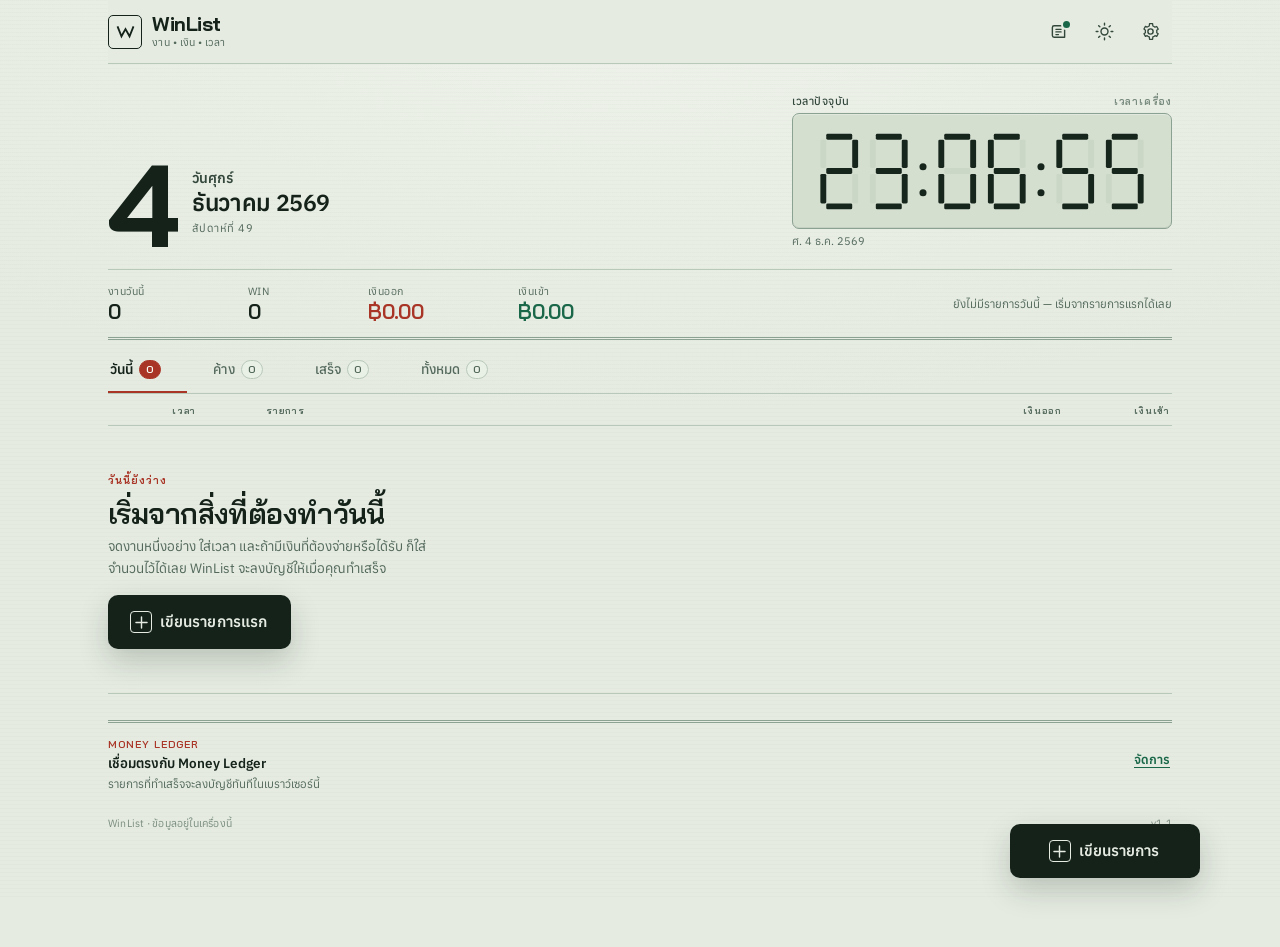
<file: index.html>
<!doctype html>
<html lang="th" data-theme="light">
  <head>
    <meta charset="utf-8" />
    <meta
      name="viewport"
      content="width=device-width, initial-scale=1, viewport-fit=cover"
    />
    <title>WinList — งานและเงินของวันนี้</title>
    <meta
      name="description"
      content="WinList คือสมุดงานและเงินประจำวันของไทย: จดงาน ใส่เงินที่เกี่ยวข้อง และลงบัญชีอัตโนมัติเมื่อทำเสร็จ"
    />
    <meta name="color-scheme" content="light dark" />
    <meta id="themeColorMeta" name="theme-color" content="#e5ebe1" />

    <!-- Supabase cloud sync: ใส่ค่าจาก Supabase → Settings → API
         ถ้าเว้นว่าง แอปจะใช้ localStorage ตามปกติ -->
    <meta id="supabase-url" content="" />
    <meta id="supabase-anon-key" content="" />
    <meta name="application-name" content="WinList" />
    <meta name="apple-mobile-web-app-capable" content="yes" />
    <meta
      name="apple-mobile-web-app-status-bar-style"
      content="default"
    />
    <meta name="apple-mobile-web-app-title" content="WinList" />
    <meta name="format-detection" content="telephone=no" />

    <link rel="manifest" href="manifest.webmanifest" />
    <link rel="icon" href="icons/favicon.svg" type="image/svg+xml" />
    <link rel="apple-touch-icon" href="icons/apple-touch-icon.png" />
    <link
      rel="preload"
      href="assets/fonts/anuphan-thai.woff2"
      as="font"
      type="font/woff2"
      crossorigin
    />
    <link
      rel="preload"
      href="assets/fonts/baijamjuree-600-thai.woff2"
      as="font"
      type="font/woff2"
      crossorigin
    />
    <link rel="stylesheet" href="assets/app.css" />
    <script>
      (function () {
        document.documentElement.classList.add("js");
        try {
          var raw = localStorage.getItem("winlist.v1");
          var state = raw ? JSON.parse(raw) : null;
          var theme =
            (state && state.settings && state.settings.theme) || "system";
          var dark =
            theme === "dark" ||
            (theme === "system" &&
              window.matchMedia &&
              window.matchMedia("(prefers-color-scheme: dark)").matches);
          document.documentElement.setAttribute(
            "data-theme",
            dark ? "dark" : "light"
          );
        } catch (error) {
          document.documentElement.setAttribute("data-theme", "light");
        }
      })();
    </script>
  </head>
  <body>
    <a class="skip-link" href="#main">ข้ามไปที่รายการ</a>

    <div class="app">
      <header class="topbar" id="topbar">
        <div class="brand">
          <span class="brand-mark" aria-hidden="true">
            <svg viewBox="0 0 24 24" fill="none" aria-hidden="true">
              <path
                d="M4 7.5 7.8 17 12 9.5 16.2 17 20 7.5"
                stroke="currentColor"
                stroke-width="1.9"
                stroke-linecap="square"
                stroke-linejoin="miter"
              />
            </svg>
          </span>
          <span class="brand-text">
            <span class="brand-name">WinList</span>
            <span class="brand-sub">งาน • เงิน • เวลา</span>
          </span>
        </div>
        <div class="topbar-actions">
          <button
            type="button"
            class="icon-btn"
            id="syncBtn"
            data-ledger-state="off"
            aria-label="สถานะ Money Ledger"
          >
            <svg viewBox="0 0 24 24" fill="none" aria-hidden="true">
              <path
                d="M7 5.5h10a2 2 0 0 1 2 2v11H7a2 2 0 0 1-2-2v-9a2 2 0 0 1 2-2Z"
                stroke="currentColor"
                stroke-width="1.6"
                stroke-linejoin="round"
              />
              <path
                d="M9 9.5h6M9 12.5h6M9 15.5h3"
                stroke="currentColor"
                stroke-width="1.4"
                stroke-linecap="round"
              />
            </svg>
            <span class="status-dot" aria-hidden="true"></span>
          </button>
          <button
            type="button"
            class="icon-btn"
            id="themeBtn"
            aria-label="สลับธีมสว่างและมืด"
          >
            <svg
              class="icon-sun"
              viewBox="0 0 24 24"
              fill="none"
              aria-hidden="true"
            >
              <circle
                cx="12"
                cy="12"
                r="4"
                stroke="currentColor"
                stroke-width="1.6"
              />
              <path
                d="M12 2.5v2M12 19.5v2M2.5 12h2M19.5 12h2M5.3 5.3l1.4 1.4M17.3 17.3l1.4 1.4M18.7 5.3l-1.4 1.4M6.7 17.3l-1.4 1.4"
                stroke="currentColor"
                stroke-width="1.6"
                stroke-linecap="round"
              />
            </svg>
            <svg
              class="icon-moon"
              viewBox="0 0 24 24"
              fill="none"
              aria-hidden="true"
            >
              <path
                d="M19.5 14.2A7.7 7.7 0 0 1 9.8 4.5a7.8 7.8 0 1 0 9.7 9.7Z"
                stroke="currentColor"
                stroke-width="1.6"
                stroke-linejoin="round"
              />
            </svg>
          </button>
          <button
            type="button"
            class="icon-btn"
            id="settingsBtn"
            aria-label="เปิดการตั้งค่า"
          >
            <svg viewBox="0 0 24 24" fill="none" aria-hidden="true">
              <circle
                cx="12"
                cy="12"
                r="3"
                stroke="currentColor"
                stroke-width="1.6"
              />
              <path
                d="M19.1 13.4a7.7 7.7 0 0 0 0-2.8l1.7-1.3-1.7-3-2 .8a7.9 7.9 0 0 0-2.4-1.4L14.4 3h-3.5l-.3 2.7A7.9 7.9 0 0 0 8.2 7l-2-.8-1.7 3 1.7 1.3a7.7 7.7 0 0 0 0 2.8l-1.7 1.3 1.7 3 2-.8a7.9 7.9 0 0 0 2.4 1.4l.3 2.7h3.5l.3-2.7a7.9 7.9 0 0 0 2.4-1.4l2 .8 1.7-3-1.7-1.2Z"
                stroke="currentColor"
                stroke-width="1.45"
                stroke-linejoin="round"
              />
            </svg>
          </button>
        </div>
      </header>

      <main id="main">
        <section class="day-band" aria-label="วันและเวลาปัจจุบัน">
          <div class="date-block">
            <div class="date-day" id="dateDay">21</div>
            <div class="date-meta">
              <span class="date-weekday" id="dateWeekday">วันเสาร์</span>
              <span class="date-month" id="dateMonth">พฤศจิกายน 2569</span>
              <span class="week-no" id="weekNo">สัปดาห์ที่ 47</span>
            </div>
          </div>
          <div class="clock-block">
            <div class="clock-label">
              <b>เวลาปัจจุบัน</b>
              <span class="clock-zone" id="clockZone">เวลาเครื่อง</span>
            </div>
            <div class="lcd">
              <svg
                id="clockSvg"
                class="seg-clock"
                viewBox="0 0 300 84"
                role="img"
                aria-labelledby="clockSr"
              ></svg>
            </div>
            <div class="clock-extra">
              <span class="clock-date" id="clockDate">เสาร์ 21 พ.ย. 2569</span>
              <span class="clock-meridiem" id="clockMeridiem" hidden></span>
            </div>
            <p class="sr-only" id="clockSr">เวลา 09:42</p>
          </div>
        </section>

        <section class="tally" aria-label="สรุปของวันนี้">
          <div class="tally-item">
            <span>งานวันนี้</span>
            <strong id="statTotal">0</strong>
          </div>
          <div class="tally-item">
            <span>WIN</span>
            <strong id="statWins">0</strong>
          </div>
          <div class="tally-item out">
            <span>เงินออก</span>
            <strong id="statOut">฿0</strong>
          </div>
          <div class="tally-item in">
            <span>เงินเข้า</span>
            <strong id="statIn">฿0</strong>
          </div>
          <div class="tally-note" id="tallyNote">
            ยังไม่มีรายการวันนี้ — เริ่มจากรายการแรกได้เลย
          </div>
        </section>

        <nav class="filters" aria-label="ตัวกรองรายการ">
          <button
            type="button"
            class="filter is-active"
            data-filter="today"
            aria-pressed="true"
          >
            วันนี้ <span class="count" data-count="today">0</span>
          </button>
          <button
            type="button"
            class="filter"
            data-filter="open"
            aria-pressed="false"
          >
            ค้าง <span class="count" data-count="open">0</span>
          </button>
          <button
            type="button"
            class="filter"
            data-filter="done"
            aria-pressed="false"
          >
            เสร็จ <span class="count" data-count="done">0</span>
          </button>
          <button
            type="button"
            class="filter"
            data-filter="all"
            aria-pressed="false"
          >
            ทั้งหมด <span class="count" data-count="all">0</span>
          </button>
        </nav>

        <section class="list-wrap" aria-label="รายการงาน">
          <div class="list-head" aria-hidden="true">
            <span></span>
            <span>เวลา</span>
            <span>รายการ</span>
            <span class="head-money"><span>เงินออก</span><span>เงินเข้า</span></span>
          </div>
          <div class="task-list" id="taskList"></div>

          <div class="empty" id="emptyState" hidden>
            <span class="empty-kicker" id="emptyKicker">วันนี้ยังว่าง</span>
            <h3 id="emptyTitle">เริ่มจากสิ่งที่ต้องทำวันนี้</h3>
            <p id="emptyBody">
              จดงานหนึ่งอย่าง ใส่เวลา และถ้ามีเงินที่ต้องจ่ายหรือได้รับ
              ก็ใส่จำนวนไว้ได้เลย WinList จะลงบัญชีให้เมื่อคุณทำเสร็จ
            </p>
            <button type="button" class="primary-btn" id="emptyAddBtn">
              <span class="plus" aria-hidden="true">
                <svg viewBox="0 0 24 24" fill="none">
                  <path
                    d="M12 5v14M5 12h14"
                    stroke="currentColor"
                    stroke-width="1.8"
                    stroke-linecap="round"
                  />
                </svg>
              </span>
              เขียนรายการแรก
            </button>
          </div>
        </section>

        <section class="ledger-strip" aria-label="การเชื่อมต่อ Money Ledger">
          <div class="ledger-strip-main">
            <span class="ledger-kicker">MONEY LEDGER</span>
            <strong id="ledgerSummary">ยังไม่ได้เชื่อมในเครื่องนี้</strong>
            <p id="ledgerDetail">
              รายการที่ทำเสร็จจะถูกเก็บไว้ในคิว และส่งต่อเมื่อเชื่อมได้
            </p>
          </div>
          <button type="button" class="text-btn" id="ledgerAction">
            เชื่อมต่อ
          </button>
        </section>

        <footer class="page-foot">
          <span>WinList · ข้อมูลอยู่ในเครื่องนี้</span>
          <span id="footVersion">v1.0</span>
        </footer>
      </main>
    </div>

    <div class="bottom-bar">
      <div class="bottom-bar-inner">
        <button type="button" class="primary-btn" id="addBtn">
          <span class="plus" aria-hidden="true">
            <svg viewBox="0 0 24 24" fill="none">
              <path
                d="M12 5v14M5 12h14"
                stroke="currentColor"
                stroke-width="1.8"
                stroke-linecap="round"
              />
            </svg>
          </span>
          เขียนรายการ
        </button>
      </div>
    </div>

    <!-- Add / edit task -->
    <dialog class="sheet" id="taskDialog" aria-labelledby="taskDialogTitle">
      <div class="sheet-inner">
        <div class="sheet-grip" aria-hidden="true"></div>
        <div class="sheet-head">
          <div>
            <h2 id="taskDialogTitle">เขียนรายการ</h2>
            <p class="sheet-sub" id="taskDialogSub">
              ใส่เวลาและเงินไว้ได้ ถ้ามี
            </p>
          </div>
          <button
            type="button"
            class="icon-btn"
            data-close-dialog
            aria-label="ปิดหน้าต่างรายการ"
          >
            <svg viewBox="0 0 24 24" fill="none" aria-hidden="true">
              <path
                d="m6 6 12 12M18 6 6 18"
                stroke="currentColor"
                stroke-width="1.8"
                stroke-linecap="round"
              />
            </svg>
          </button>
        </div>

        <form class="task-form" id="taskForm" novalidate>
          <label class="field field-title" id="titleField">
            <span>ทำอะไร</span>
            <input
              type="text"
              id="taskTitle"
              name="title"
              maxlength="140"
              autocomplete="off"
              enterkeyhint="done"
              placeholder="เช่น จ่ายค่ากาแฟ, ส่งงานฟรีแลนซ์"
              aria-describedby="titleError"
            />
            <span class="field-error" id="titleError" role="alert" hidden></span>
          </label>

          <div class="field-row">
            <label class="field">
              <span>วันที่</span>
              <input type="date" id="taskDate" name="date" />
            </label>
            <label class="field">
              <span>เวลา <span class="hint">ไม่บังคับ</span></span>
              <input type="time" id="taskTime" name="time" />
            </label>
          </div>

          <div class="quick-row" aria-label="เลือกวันที่เร็ว">
            <button type="button" class="chip" data-quick-date="today">
              วันนี้
            </button>
            <button type="button" class="chip" data-quick-date="tomorrow">
              พรุ่งนี้
            </button>
            <button type="button" class="chip" data-quick-date="none">
              ไม่ระบุวัน
            </button>
          </div>

          <fieldset class="money-fieldset">
            <legend>เงินที่เกี่ยวข้อง <span class="hint">ไม่บังคับ</span></legend>
            <div class="segment" role="radiogroup" aria-label="ประเภทเงิน">
              <label class="is-selected">
                <input type="radio" name="moneyType" value="none" checked />
                <span>ไม่มีเงิน</span>
              </label>
              <label>
                <input type="radio" name="moneyType" value="expense" />
                <span>จ่ายออก</span>
              </label>
              <label>
                <input type="radio" name="moneyType" value="income" />
                <span>รับเข้า</span>
              </label>
            </div>

            <div class="money-inputs" id="moneyInputs" hidden>
              <label class="field amount-field" id="amountField">
                <span>จำนวนเงิน</span>
                <div class="amount-wrap">
                  <span class="currency" aria-hidden="true">฿</span>
                  <input
                    type="text"
                    id="taskAmount"
                    name="amount"
                    inputmode="decimal"
                    autocomplete="off"
                    placeholder="0.00"
                    aria-describedby="amountError"
                  />
                  <span class="currency-unit">บาท</span>
                </div>
                <span
                  class="field-error"
                  id="amountError"
                  role="alert"
                  hidden
                ></span>
              </label>
              <label class="field">
                <span>หมวดหมู่ใน Money Ledger</span>
                <select id="taskCategory" name="category"></select>
              </label>
              <div
                class="quick-amounts"
                id="quickAmounts"
                aria-label="จำนวนเงินเร็ว"
              ></div>
            </div>
          </fieldset>

          <label class="field">
            <span>โน้ต <span class="hint">ไม่บังคับ</span></span>
            <textarea
              id="taskNotes"
              name="notes"
              maxlength="500"
              rows="2"
              placeholder="รายละเอียดเพิ่มเติม เช่น จ่ายที่ร้านไหน"
            ></textarea>
          </label>

          <div class="timestamp-block" id="taskStamps" hidden>
            <span>สร้าง <strong id="stampCreated">—</strong></span>
            <span>แก้ไขล่าสุด <strong id="stampUpdated">—</strong></span>
            <span id="stampCompletedRow" hidden>
              ทำเสร็จ <strong id="stampCompleted">—</strong>
            </span>
            <span id="stampLedgerRow" hidden>
              บัญชี <strong id="stampLedger">—</strong>
            </span>
          </div>

          <div class="form-actions">
            <div class="save-row">
              <button type="submit" class="primary-btn" id="saveTaskBtn">
                บันทึก
              </button>
              <button
                type="button"
                class="ghost-btn"
                data-close-dialog
              >
                ยกเลิก
              </button>
            </div>
            <button type="button" class="danger-btn" id="deleteTaskBtn" hidden>
              <svg viewBox="0 0 24 24" fill="none" aria-hidden="true">
                <path
                  d="M4 7h16M9 7V4h6v3M7 7l1 13h8l1-13M10 11v5M14 11v5"
                  stroke="currentColor"
                  stroke-width="1.6"
                  stroke-linecap="round"
                  stroke-linejoin="round"
                />
              </svg>
              ลบรายการนี้
            </button>
          </div>
        </form>
      </div>
    </dialog>

    <!-- Settings -->
    <dialog
      class="sheet"
      id="settingsDialog"
      aria-labelledby="settingsDialogTitle"
    >
      <div class="sheet-inner">
        <div class="sheet-grip" aria-hidden="true"></div>
        <div class="sheet-head">
          <div>
            <h2 id="settingsDialogTitle">ตั้งค่า</h2>
            <p class="sheet-sub">ปรับให้เข้ากับตาและเครื่องของคุณ</p>
          </div>
          <button
            type="button"
            class="icon-btn"
            data-close-dialog
            aria-label="ปิดการตั้งค่า"
          >
            <svg viewBox="0 0 24 24" fill="none" aria-hidden="true">
              <path
                d="m6 6 12 12M18 6 6 18"
                stroke="currentColor"
                stroke-width="1.8"
                stroke-linecap="round"
              />
            </svg>
          </button>
        </div>

        <div class="settings-body">
          <section class="settings-group" aria-labelledby="themeHeading">
            <h3 id="themeHeading">ธีม</h3>
            <div class="segmented" role="radiogroup" aria-label="ธีม">
              <label>
                <input type="radio" name="themeSetting" value="system" />
                <span>ตามระบบ</span>
              </label>
              <label>
                <input type="radio" name="themeSetting" value="light" />
                <span>สว่าง</span>
              </label>
              <label>
                <input type="radio" name="themeSetting" value="dark" />
                <span>มืด</span>
              </label>
            </div>
            <p class="settings-note">
              ธีมมืดคือโต๊ะทำงานตอนกลางคืน ไม่ใช่สีสันหวือหวา
            </p>
          </section>

          <section class="settings-group" aria-labelledby="clockHeading">
            <h3 id="clockHeading">นาฬิกา</h3>
            <div
              class="segmented two"
              role="radiogroup"
              aria-label="รูปแบบเวลา"
            >
              <label>
                <input type="radio" name="clockSetting" value="24" />
                <span>24 ชม.</span>
              </label>
              <label>
                <input type="radio" name="clockSetting" value="12" />
                <span>12 ชม.</span>
              </label>
            </div>
            <div class="setting-row">
              <div class="setting-copy">
                <strong>แสดงวินาที</strong>
                <small>ปิดได้ถ้าอยากให้หน้าจอเงียบลง</small>
              </div>
              <label class="switch">
                <input type="checkbox" id="secondsToggle" role="switch" />
                <span class="switch-track" aria-hidden="true"></span>
                <span class="sr-only">แสดงวินาทีบนนาฬิกา</span>
              </label>
            </div>
          </section>

          <section class="settings-group" aria-labelledby="ledgerHeading">
            <h3 id="ledgerHeading">Money Ledger</h3>
            <div class="ledger-card">
              <div class="status-line" id="ledgerStatus">
                <span class="dot" aria-hidden="true"></span>
                <span id="ledgerStatusText">ยังไม่ได้เชื่อมในเครื่องนี้</span>
              </div>
              <p id="ledgerStatusDetail">
                ถ้า WinList และ Money Ledger อยู่โดเมนเดียวกัน
                รายการจะถูกเขียนให้ทันที ถ้าไม่ใช่ ให้ใช้ลิงก์ด้านล่างหรือคิวสำรอง
              </p>
              <label class="field">
                <span>ลิงก์ไปยัง Money Ledger</span>
                <input
                  type="url"
                  id="ledgerUrl"
                  inputmode="url"
                  autocomplete="off"
                  placeholder="เช่น ../WebMangageMent Monney/index.html"
                />
              </label>
              <div class="ledger-actions">
                <button type="button" class="ghost-btn" id="ledgerTestBtn">
                  ทดสอบการเชื่อมต่อ
                </button>
                <button type="button" class="primary-btn" id="ledgerFlushBtn">
                  ส่งคิวที่ค้าง
                </button>
                <button type="button" class="ghost-btn" id="ledgerOpenBtn">
                  เปิด Money Ledger
                </button>
              </div>
              <p>
                ถ้าต้องการเชื่อมข้ามโดเมน ให้เพิ่มไฟล์
                <code>bridge/money-ledger-receiver.js</code>
                ไว้ในหน้า Money Ledger หนึ่งบรรทัด
                หรือใช้สำเนา <code>money-ledger-with-winlist.html</code>
                ที่เตรียมไว้ให้ในโฟลเดอร์ bridge
              </p>
            </div>
          </section>

          <section class="settings-group" aria-labelledby="dataHeading">
            <h3 id="dataHeading">ข้อมูล</h3>
            <div class="setting-row">
              <div class="setting-copy">
                <strong>สำรองข้อมูล</strong>
                <small>ไฟล์ JSON เดียว เก็บงานและรายการเงินทั้งหมด</small>
              </div>
            </div>
            <div class="data-grid">
              <button type="button" class="ghost-btn" id="exportBtn">
                ดาวน์โหลดสำรอง
              </button>
              <button type="button" class="ghost-btn" id="importBtn">
                นำเข้าไฟล์สำรอง
              </button>
              <button type="button" class="ghost-btn" id="clearDoneBtn">
                ล้างงานที่เสร็จ
              </button>
              <button
                type="button"
                class="ghost-btn danger-outline"
                id="clearAllBtn"
              >
                ล้างข้อมูลทั้งหมด
              </button>
            </div>
            <input
              type="file"
              id="importFile"
              accept="application/json,.json"
              hidden
            />
            <p class="settings-note" id="storageNote">
              ข้อมูลทั้งหมดเก็บไว้ใน localStorage ของเบราว์เซอร์นี้
            </p>
          </section>

          <section class="settings-group" aria-labelledby="installHeading">
            <h3 id="installHeading">ติดตั้งบนมือถือ</h3>
            <div class="setting-row">
              <div class="setting-copy">
                <strong>ใช้เหมือนแอป</strong>
                <small id="installHelp">
                  เปิดผ่าน Chrome หรือ Safari แล้วเลือก “เพิ่มไปที่หน้าจอโฮม”
                </small>
              </div>
              <button type="button" class="ghost-btn" id="installBtn" hidden>
                ติดตั้ง
              </button>
            </div>
            <p class="settings-note">
              ต้องเปิดผ่าน https หรือ localhost สำหรับการติดตั้งแบบ PWA
              ส่วนไฟล์ WinList.html เปิดออฟไลน์ได้ทันทีโดยไม่ต้องติดตั้ง
            </p>
          </section>

          <section class="settings-group" aria-labelledby="aboutHeading">
            <h3 id="aboutHeading">เกี่ยวกับ</h3>
            <div class="about-box">
              <p>
                <strong>WinList</strong> — สมุดงานและเงินประจำวัน
                ทำเสร็จแล้วลงบัญชี ไม่ต้องจำสองที่
              </p>
              <p id="aboutVersion">เวอร์ชัน 1.0.0</p>
            </div>
          </section>
        </div>
      </div>
    </dialog>

    <dialog class="confirm-dialog" id="confirmDialog">
      <div class="confirm-inner">
        <h2 id="confirmTitle">ยืนยันการทำรายการ</h2>
        <p id="confirmBody"></p>
        <div class="confirm-actions">
          <button type="button" class="ghost-btn" id="confirmCancel">
            ยกเลิก
          </button>
          <button type="button" class="danger-solid" id="confirmOk">
            ยืนยัน
          </button>
        </div>
      </div>
    </dialog>

    <div
      class="toast-region"
      id="toastRegion"
      role="status"
      aria-live="polite"
      aria-atomic="false"
    ></div>

    <noscript>
      <div style="padding: 24px; font-family: sans-serif">
        WinList ต้องใช้ JavaScript เพื่อบันทึกงานและเวลา
        กรุณาเปิด JavaScript ในเบราว์เซอร์
      </div>
    </noscript>

    <script src="assets/app.js" defer></script>
  </body>
</html>
</file>
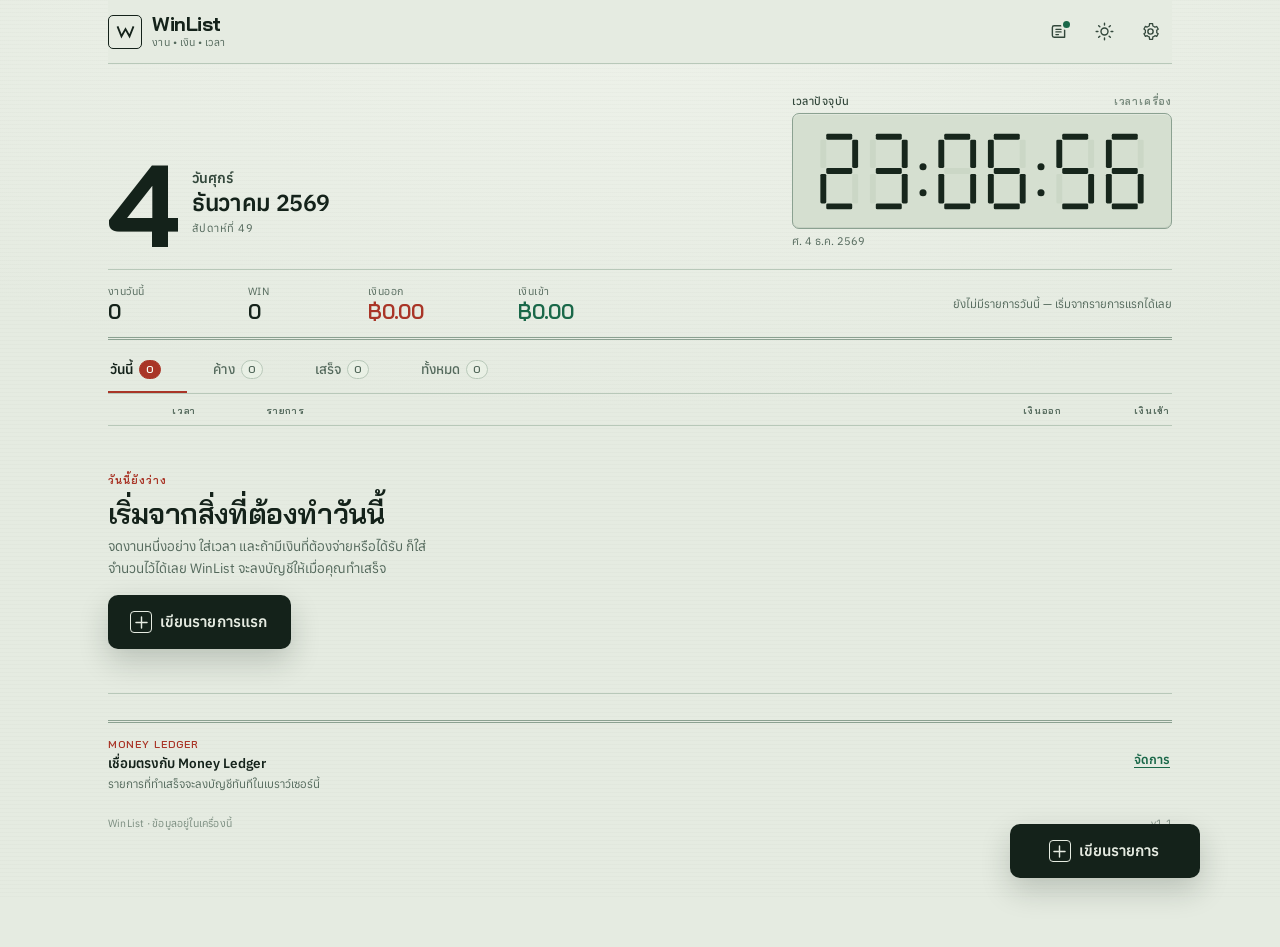
<file: WinList.html>
<!doctype html>
<!-- WinList standalone build: all CSS, JS and fonts are embedded. Data is stored in this browser, and syncs to Supabase when the #supabase-url and #supabase-anon-key meta tags below are filled in. Built 2026-11-22. -->

<html lang="th" data-theme="light">
  <head>
    <meta charset="utf-8" />
    <meta
      name="viewport"
      content="width=device-width, initial-scale=1, viewport-fit=cover"
    />
    <title>WinList — งานและเงินของวันนี้</title>
    <meta
      name="description"
      content="WinList คือสมุดงานและเงินประจำวันของไทย: จดงาน ใส่เงินที่เกี่ยวข้อง และลงบัญชีอัตโนมัติเมื่อทำเสร็จ"
    />
    <meta name="color-scheme" content="light dark" />
    <meta id="themeColorMeta" name="theme-color" content="#e5ebe1" />

    <!-- Supabase cloud sync: ใส่ค่าจาก Supabase → Settings → API
         ถ้าเว้นว่าง แอปจะใช้ localStorage ตามปกติ -->
    <meta id="supabase-url" content="" />
    <meta id="supabase-anon-key" content="" />
    <meta name="application-name" content="WinList" />
    <meta name="apple-mobile-web-app-capable" content="yes" />
    <meta
      name="apple-mobile-web-app-status-bar-style"
      content="default"
    />
    <meta name="apple-mobile-web-app-title" content="WinList" />
    <meta name="format-detection" content="telephone=no" />
    <style>
/* WinList — daily ledger
   A working accountant's pad: green-grey ground, ink, vermilion stamps,
   amber LCD. Standard web controls, one signature move. */

@font-face {
  font-family: "Anuphan";
  font-style: normal;
  font-weight: 100 700;
  font-display: swap;
  src: url("[data-uri]") format("woff2");
  unicode-range: U+02D7, U+0303, U+0331, U+0E01-0E5B, U+200C-200D, U+25CC;
}
@font-face {
  font-family: "Anuphan";
  font-style: normal;
  font-weight: 100 700;
  font-display: swap;
  src: url("[data-uri]") format("woff2");
  unicode-range: U+0000-00FF, U+0131, U+0152-0153, U+02BB-02BC, U+02C6, U+02DA,
    U+02DC, U+2000-206F, U+20AC, U+2122, U+2191, U+2193, U+2212, U+2215,
    U+FEFF, U+FFFD;
}
@font-face {
  font-family: "Bai Jamjuree";
  font-style: normal;
  font-weight: 600;
  font-display: swap;
  src: url("[data-uri]") format("woff2");
  unicode-range: U+02D7, U+0303, U+0331, U+0E01-0E5B, U+200C-200D, U+25CC;
}
@font-face {
  font-family: "Bai Jamjuree";
  font-style: normal;
  font-weight: 600;
  font-display: swap;
  src: url("[data-uri]") format("woff2");
  unicode-range: U+0000-00FF, U+0131, U+0152-0153, U+02BB-02BC, U+02C6, U+02DA,
    U+02DC, U+2000-206F, U+20AC, U+2122, U+2191, U+2193, U+2212, U+2215,
    U+FEFF, U+FFFD;
}
@font-face {
  font-family: "Bai Jamjuree";
  font-style: normal;
  font-weight: 700;
  font-display: swap;
  src: url("[data-uri]") format("woff2");
  unicode-range: U+02D7, U+0303, U+0331, U+0E01-0E5B, U+200C-200D, U+25CC;
}
@font-face {
  font-family: "Bai Jamjuree";
  font-style: normal;
  font-weight: 700;
  font-display: swap;
  src: url("[data-uri]") format("woff2");
  unicode-range: U+0000-00FF, U+0131, U+0152-0153, U+02BB-02BC, U+02C6, U+02DA,
    U+02DC, U+2000-206F, U+20AC, U+2122, U+2191, U+2193, U+2212, U+2215,
    U+FEFF, U+FFFD;
}

:root {
  color-scheme: light;
  --font-body: "Anuphan", "Noto Sans Thai", "Sarabun", system-ui, sans-serif;
  --font-display: "Bai Jamjuree", "Anuphan", "Noto Sans Thai", system-ui,
    sans-serif;

  --bg: #e5ebe1;
  --bg-soft: #eef2ea;
  --paper: #f8faf3;
  --sheet: #f5f8f0;
  --sheet-2: #e9f0e5;
  --sheet-3: #dfe9db;
  --ink: #14221a;
  --ink-2: #33473b;
  --muted: #53685b;
  --faint: #7a8c7f;
  --hair: #b8c8b9;
  --hair-strong: #8ba191;
  --red: #a93527;
  --red-strong: #8c291e;
  --red-soft: #f3ddd7;
  --green: #1a6849;
  --green-strong: #135238;
  --green-soft: #d7e8db;
  --amber: #8d5c12;
  --amber-soft: #f2e4c8;
  --focus: #1a6849;
  --lcd-bg: #d5dfd0;
  --lcd-ink: #17261c;
  --lcd-ghost: #cbd7c6;
  --shadow-sheet: 0 -18px 50px rgba(20, 34, 26, 0.22);
  --shadow-float: 0 12px 30px rgba(20, 34, 26, 0.2);
  --scrim: rgba(12, 22, 16, 0.55);
  --selection: #a93527;
  --selection-ink: #f8faf3;
  --radius: 10px;
  --page-max: 1120px;
}

:root[data-theme="dark"] {
  color-scheme: dark;
  --bg: #0b1310;
  --bg-soft: #0e1813;
  --paper: #111c16;
  --sheet: #121d17;
  --sheet-2: #18261e;
  --sheet-3: #203127;
  --ink: #e7efe6;
  --ink-2: #c2d0c5;
  --muted: #97aa9c;
  --faint: #7d9184;
  --hair: #2a3d32;
  --hair-strong: #43604d;
  --red: #f27e66;
  --red-strong: #ff9b86;
  --red-soft: #35201b;
  --green: #69d3a2;
  --green-strong: #8de8bc;
  --green-soft: #163528;
  --amber: #e6b45c;
  --amber-soft: #342612;
  --focus: #69d3a2;
  --lcd-bg: #080f0b;
  --lcd-ink: #f0cd8a;
  --lcd-ghost: #2c2a1e;
  --shadow-sheet: 0 -18px 60px rgba(0, 0, 0, 0.55);
  --shadow-float: 0 14px 34px rgba(0, 0, 0, 0.48);
  --scrim: rgba(0, 0, 0, 0.68);
  --selection: #f27e66;
  --selection-ink: #111c16;
}

*,
*::before,
*::after {
  box-sizing: border-box;
}

html {
  -webkit-text-size-adjust: 100%;
  scroll-behavior: smooth;
}

body {
  margin: 0;
  min-width: 280px;
  background:
    radial-gradient(120% 70% at 50% 0%, var(--bg-soft) 0%, var(--bg) 62%),
    var(--bg);
  color: var(--ink);
  font-family: var(--font-body);
  font-size: 16px;
  line-height: 1.5;
  -webkit-font-smoothing: antialiased;
  text-rendering: optimizeLegibility;
  padding-bottom: calc(96px + env(safe-area-inset-bottom, 0px));
}

body::before {
  content: "";
  position: fixed;
  inset: 0;
  z-index: 0;
  pointer-events: none;
  opacity: 0.5;
  background-image: repeating-linear-gradient(
    0deg,
    transparent 0,
    transparent 3px,
    rgba(20, 34, 26, 0.028) 3px,
    rgba(20, 34, 26, 0.028) 4px
  );
}
:root[data-theme="dark"] body::before {
  background-image: repeating-linear-gradient(
    0deg,
    transparent 0,
    transparent 3px,
    rgba(231, 239, 230, 0.025) 3px,
    rgba(231, 239, 230, 0.025) 4px
  );
}

::selection {
  background: var(--selection);
  color: var(--selection-ink);
}

:focus-visible {
  outline: 2px solid var(--focus);
  outline-offset: 2px;
}

button,
input,
select,
textarea {
  font: inherit;
  color: inherit;
}
button {
  cursor: pointer;
  touch-action: manipulation;
}
button:disabled {
  cursor: not-allowed;
  opacity: 0.45;
}
svg {
  display: block;
}
h1,
h2,
h3,
p {
  margin: 0;
}
[hidden] {
  display: none !important;
}

.sr-only {
  position: absolute;
  width: 1px;
  height: 1px;
  padding: 0;
  margin: -1px;
  overflow: hidden;
  clip: rect(0 0 0 0);
  white-space: nowrap;
  border: 0;
}

.skip-link {
  position: fixed;
  top: 8px;
  left: 8px;
  z-index: 100;
  transform: translateY(-200%);
  background: var(--ink);
  color: var(--bg);
  padding: 10px 14px;
  border-radius: 6px;
  text-decoration: none;
}
.skip-link:focus {
  transform: none;
}

.app {
  position: relative;
  z-index: 1;
  width: min(100%, var(--page-max));
  margin: 0 auto;
  padding: 0 16px;
}

/* ---------- Top bar ---------- */

.topbar {
  position: sticky;
  top: 0;
  z-index: 20;
  display: flex;
  align-items: center;
  justify-content: space-between;
  gap: 12px;
  min-height: 58px;
  padding: 8px 0;
  background: var(--bg);
  border-bottom: 1px solid var(--hair);
}
@supports (background: color-mix(in srgb, red, blue)) {
  .topbar {
    background: var(--bg);
  }
}
.topbar.is-raised {
  box-shadow: 0 4px 14px rgba(20, 34, 26, 0.07);
}
:root[data-theme="dark"] .topbar.is-raised {
  box-shadow: 0 4px 18px rgba(0, 0, 0, 0.32);
}

.brand {
  display: flex;
  align-items: center;
  gap: 10px;
  min-width: 0;
}
.brand-mark {
  display: grid;
  place-items: center;
  width: 34px;
  height: 34px;
  border: 1.5px solid var(--ink);
  border-radius: 5px;
  color: var(--ink);
  background: transparent;
  flex: 0 0 auto;
}
.brand-mark svg {
  width: 23px;
  height: 23px;
}
.brand-text {
  display: flex;
  flex-direction: column;
  min-width: 0;
}
.brand-name {
  font-family: var(--font-display);
  font-weight: 700;
  font-size: 20px;
  line-height: 1.05;
  letter-spacing: -0.025em;
}
.brand-sub {
  font-size: 10.5px;
  color: var(--muted);
  letter-spacing: 0.04em;
  line-height: 1.25;
  margin-top: 2px;
}
.topbar-actions {
  display: flex;
  align-items: center;
  gap: 2px;
  flex: 0 0 auto;
}
.icon-btn {
  position: relative;
  display: inline-grid;
  place-items: center;
  width: 44px;
  height: 44px;
  padding: 0;
  border: 0;
  border-radius: 8px;
  background: transparent;
  color: var(--ink-2);
  transition: background-color 0.16s ease, color 0.16s ease;
}
.icon-btn svg {
  width: 21px;
  height: 21px;
}
.icon-btn:hover {
  background: var(--sheet-2);
  color: var(--ink);
}
.icon-btn:active {
  background: var(--sheet-3);
}
.icon-btn .status-dot {
  position: absolute;
  top: 11px;
  right: 10px;
  width: 7px;
  height: 7px;
  border-radius: 50%;
  background: var(--amber);
  box-shadow: 0 0 0 2px var(--bg);
}
.icon-btn[data-ledger-state="posted"] .status-dot {
  background: var(--green);
}
.icon-btn[data-ledger-state="queued"] .status-dot {
  background: var(--amber);
}
.icon-btn[data-ledger-state="error"] .status-dot {
  background: var(--red);
}
.icon-btn[data-ledger-state="off"] .status-dot {
  background: var(--faint);
}
#themeBtn .icon-moon {
  display: none;
}
:root[data-theme="dark"] #themeBtn .icon-sun {
  display: none;
}
:root[data-theme="dark"] #themeBtn .icon-moon {
  display: block;
}

body.has-dialog {
  overflow: hidden;
}

.ledger-bridge {
  position: fixed;
  right: 0;
  bottom: 0;
  width: 1px;
  height: 1px;
  border: 0;
  opacity: 0;
  pointer-events: none;
  z-index: -1;
}

/* ---------- Day band ---------- */

.day-band {
  display: grid;
  grid-template-columns: minmax(0, 1fr);
  gap: 18px;
  align-items: end;
  padding: 24px 0 18px;
  border-bottom: 1px solid var(--hair);
}
.date-block {
  display: flex;
  align-items: flex-start;
  gap: 14px;
  min-width: 0;
}
.date-day {
  font-family: var(--font-display);
  font-weight: 700;
  font-size: clamp(4.25rem, 15vw, 6.75rem);
  line-height: 0.76;
  letter-spacing: -0.07em;
  font-variant-numeric: tabular-nums;
  color: var(--ink);
}
.date-meta {
  display: flex;
  flex-direction: column;
  gap: 1px;
  padding-top: 3px;
  min-width: 0;
}
.date-weekday {
  font-size: 14px;
  font-weight: 600;
  color: var(--ink-2);
  line-height: 1.35;
}
.date-weekday.is-sunday {
  color: var(--red);
}
.date-month {
  font-size: clamp(1.15rem, 4.5vw, 1.45rem);
  font-weight: 600;
  line-height: 1.2;
  letter-spacing: -0.015em;
}
.week-no {
  font-size: 11px;
  color: var(--muted);
  letter-spacing: 0.045em;
  line-height: 1.4;
  margin-top: 3px;
}

.clock-block {
  min-width: 0;
  width: 100%;
}
.clock-label {
  display: flex;
  justify-content: space-between;
  align-items: baseline;
  gap: 8px;
  margin-bottom: 5px;
  font-size: 11px;
  line-height: 1.3;
  letter-spacing: 0.05em;
  color: var(--muted);
}
.clock-label b {
  font-weight: 500;
  color: var(--ink-2);
}
.clock-zone {
  font-family: var(--font-display);
  font-size: 10px;
  font-weight: 600;
  letter-spacing: 0.08em;
  color: var(--faint);
  white-space: nowrap;
}
.lcd {
  padding: 8px 12px 7px;
  background: var(--lcd-bg);
  border: 1px solid var(--hair-strong);
  border-radius: 7px;
  box-shadow: inset 0 1px 0 rgba(255, 255, 255, 0.28),
    inset 0 -1px 0 rgba(20, 34, 26, 0.08);
}
:root[data-theme="dark"] .lcd {
  box-shadow: inset 0 1px 0 rgba(255, 255, 255, 0.04),
    inset 0 -1px 0 rgba(0, 0, 0, 0.5);
}
.seg-clock {
  display: block;
  width: 100%;
  height: auto;
  overflow: visible;
}
.seg {
  fill: var(--lcd-ghost);
  transition: fill 0.1s linear;
}
.seg.on {
  fill: var(--lcd-ink);
}
.colon-dot {
  fill: var(--lcd-ink);
  transition: opacity 0.12s linear;
}
.colon-dot.is-off {
  opacity: 0.12;
}
.clock-extra {
  display: flex;
  justify-content: space-between;
  align-items: center;
  gap: 8px;
  margin-top: 5px;
  font-size: 11px;
  line-height: 1.3;
  color: var(--muted);
}
.clock-date {
  font-variant-numeric: tabular-nums;
}
.clock-meridiem {
  font-family: var(--font-display);
  font-weight: 600;
  font-size: 10px;
  letter-spacing: 0.08em;
  color: var(--ink-2);
}

/* ---------- Tally ---------- */

.tally {
  display: grid;
  grid-template-columns: repeat(4, minmax(0, 1fr));
  column-gap: 10px;
  row-gap: 8px;
  align-items: end;
  padding: 14px 0 12px;
  border-bottom: 3px double var(--hair-strong);
}
.tally-item {
  display: flex;
  flex-direction: column;
  gap: 1px;
  min-width: 0;
}
.tally-item > span {
  font-size: 10.5px;
  letter-spacing: 0.045em;
  color: var(--muted);
  white-space: nowrap;
}
.tally-item > strong {
  font-family: var(--font-display);
  font-weight: 600;
  font-size: clamp(1.05rem, 4.4vw, 1.3rem);
  line-height: 1.15;
  font-variant-numeric: tabular-nums;
  letter-spacing: -0.02em;
  white-space: nowrap;
  overflow: hidden;
  text-overflow: ellipsis;
}
.tally-item.out > strong {
  color: var(--red);
}
.tally-item.in > strong {
  color: var(--green);
}
.tally-note {
  grid-column: 1 / -1;
  display: flex;
  flex-wrap: wrap;
  gap: 4px 10px;
  align-items: center;
  font-size: 11.5px;
  line-height: 1.4;
  color: var(--muted);
  padding-top: 1px;
}
.tally-note .pending {
  color: var(--amber);
  font-weight: 500;
}
.tally-note .synced {
  color: var(--green);
  font-weight: 500;
}

/* ---------- Filters ---------- */

.filters {
  display: flex;
  gap: 2px;
  width: 100%;
  margin-top: 7px;
  border-bottom: 1px solid var(--hair);
  overflow-x: auto;
  scrollbar-width: none;
  -webkit-overflow-scrolling: touch;
}
.filters::-webkit-scrollbar {
  display: none;
}
.filter {
  flex: 1 0 auto;
  display: inline-flex;
  align-items: center;
  justify-content: center;
  gap: 6px;
  min-height: 46px;
  padding: 0 10px;
  border: 0;
  border-bottom: 2px solid transparent;
  background: transparent;
  color: var(--muted);
  font-family: var(--font-body);
  font-size: 13.5px;
  font-weight: 500;
  white-space: nowrap;
  transition: color 0.16s ease, border-color 0.16s ease;
}
.filter:hover {
  color: var(--ink);
}
.filter .count {
  min-width: 22px;
  padding: 1px 6px;
  border: 1px solid var(--hair);
  border-radius: 20px;
  background: var(--sheet-2);
  color: var(--muted);
  font-family: var(--font-display);
  font-size: 10.5px;
  font-weight: 600;
  line-height: 1.45;
  text-align: center;
  font-variant-numeric: tabular-nums;
}
.filter.is-active {
  color: var(--ink);
  border-bottom-color: var(--red);
  font-weight: 600;
}
.filter.is-active .count {
  background: var(--red);
  border-color: var(--red);
  color: var(--paper);
}

/* ---------- List ---------- */

.list-wrap {
  padding-top: 2px;
}
.list-head {
  display: none;
}
.task-list {
  display: flex;
  flex-direction: column;
}
.task-row {
  position: relative;
  display: grid;
  grid-template-columns: 46px minmax(0, 1fr) auto;
  gap: 11px;
  align-items: center;
  min-height: 64px;
  padding: 10px 2px;
  border-bottom: 1px solid var(--hair);
  text-align: left;
  transition: background-color 0.14s ease;
}
@media (hover: hover) {
  .task-row:hover {
    background: var(--sheet-2);
  }
}
.task-row:focus-within {
  background: var(--sheet-2);
}
.task-row.is-done {
  background: transparent;
}
.task-row.is-done .task-title {
  color: var(--muted);
}
.task-row.is-done .task-title > span {
  position: relative;
  display: inline;
}
.task-row.is-done .task-title > span::after {
  content: "";
  position: absolute;
  left: -2px;
  right: -2px;
  top: 54%;
  height: 1px;
  background: currentColor;
  transform-origin: left center;
  animation: strike 0.28s cubic-bezier(0.2, 0.8, 0.2, 1) both;
}
@keyframes strike {
  from {
    transform: scaleX(0);
  }
  to {
    transform: scaleX(1);
  }
}

.stamp-btn {
  position: relative;
  z-index: 1;
  display: grid;
  place-items: center;
  width: 44px;
  height: 44px;
  padding: 0;
  border: 1.5px solid var(--hair-strong);
  border-radius: 5px;
  background: var(--paper);
  color: var(--faint);
  transition: border-color 0.16s ease, color 0.16s ease,
    background-color 0.16s ease, transform 0.16s ease;
}
.stamp-btn svg {
  width: 19px;
  height: 19px;
  transition: opacity 0.12s ease;
}
.stamp-btn .stamp-word {
  position: absolute;
  inset: 0;
  display: grid;
  place-items: center;
  font-family: var(--font-display);
  font-weight: 700;
  font-size: 9px;
  line-height: 1;
  letter-spacing: 0.08em;
  color: var(--faint);
  opacity: 0.2;
  transform: rotate(-5deg) scale(0.9);
  transition: opacity 0.14s ease, transform 0.14s ease, color 0.14s ease;
}
.stamp-btn:hover .stamp-word {
  opacity: 0.45;
  color: var(--ink-2);
}
.stamp-btn:hover {
  border-color: var(--ink-2);
  color: var(--ink-2);
}
.task-row.is-done .stamp-btn {
  border-color: var(--red);
  background: transparent;
  color: var(--red);
  transform: rotate(-2.5deg);
}
.task-row.is-done .stamp-btn svg {
  opacity: 0;
}
.task-row.is-done .stamp-btn .stamp-word {
  opacity: 1;
  transform: rotate(-5deg) scale(1);
  color: var(--red);
}
.task-row.just-stamped .stamp-btn {
  animation: stamp-press 0.34s cubic-bezier(0.2, 0.9, 0.2, 1) both;
}
@keyframes stamp-press {
  0% {
    transform: rotate(-2.5deg) scale(1.55);
    opacity: 0.35;
  }
  65% {
    transform: rotate(-2.5deg) scale(0.94);
    opacity: 1;
  }
  100% {
    transform: rotate(-2.5deg) scale(1);
    opacity: 1;
  }
}

.task-time {
  display: none;
}
.task-main {
  min-width: 0;
  display: flex;
  flex-direction: column;
  gap: 2px;
  padding: 3px 0;
  border: 0;
  border-radius: 5px;
  background: transparent;
  color: inherit;
  text-align: left;
}
.task-title {
  font-size: 15px;
  font-weight: 500;
  line-height: 1.4;
  letter-spacing: -0.005em;
  color: var(--ink);
  overflow-wrap: anywhere;
}
.task-title > span {
  display: inline;
}
.task-meta {
  display: flex;
  flex-wrap: wrap;
  align-items: center;
  gap: 2px 8px;
  font-size: 11px;
  line-height: 1.45;
  color: var(--muted);
}
.task-meta > span {
  display: inline-flex;
  align-items: center;
  gap: 3px;
  min-width: 0;
}
.task-meta svg {
  width: 12px;
  height: 12px;
  flex: 0 0 auto;
  opacity: 0.75;
}
.task-meta .dot {
  width: 3px;
  height: 3px;
  border-radius: 50%;
  background: var(--faint);
  flex: 0 0 auto;
}
.task-meta .overdue {
  color: var(--red);
  font-weight: 500;
}
.task-meta .sync {
  font-weight: 500;
  white-space: nowrap;
}
.task-meta .sync::before {
  content: "";
  width: 5px;
  height: 5px;
  border-radius: 50%;
  background: currentColor;
  flex: 0 0 auto;
}
.sync-posted {
  color: var(--green);
}
.sync-queued,
.sync-sent {
  color: var(--amber);
}
.sync-error {
  color: var(--red);
}
.sync-none {
  color: var(--red);
}
.task-meta .stamp-time {
  font-family: var(--font-display);
  font-weight: 600;
  letter-spacing: 0.04em;
  color: var(--red);
}
.task-meta .stamp-time::after {
  content: "";
  width: 1px;
  height: 9px;
  background: var(--hair);
  margin-left: 2px;
}

.task-money {
  display: flex;
  align-items: center;
  justify-content: flex-end;
  gap: 10px;
  min-width: 78px;
  font-family: var(--font-display);
  font-size: 14.5px;
  font-weight: 600;
  line-height: 1.2;
  font-variant-numeric: tabular-nums;
  letter-spacing: -0.01em;
  white-space: nowrap;
}
.task-money .money-out {
  color: var(--red);
}
.task-money .money-in {
  color: var(--green);
}
.task-money .money-empty {
  display: none;
  color: var(--faint);
  font-weight: 400;
  opacity: 0.5;
}
.task-money .money-out:empty,
.task-money .money-in:empty {
  display: none;
}
.task-money .money-label {
  font-family: var(--font-body);
  font-size: 10px;
  font-weight: 500;
  letter-spacing: 0;
  color: var(--muted);
}
@media (max-width: 859px) {
  .task-money:empty {
    display: none;
  }
}

.empty {
  padding: 40px 0 44px;
  border-bottom: 1px solid var(--hair);
}
.empty-kicker {
  font-family: var(--font-display);
  font-size: 10.5px;
  font-weight: 600;
  letter-spacing: 0.1em;
  color: var(--red);
}
.empty h3 {
  margin-top: 6px;
  font-family: var(--font-display);
  font-size: clamp(1.45rem, 5vw, 1.8rem);
  font-weight: 600;
  line-height: 1.2;
  letter-spacing: -0.02em;
}
.empty p {
  max-width: 44ch;
  margin-top: 6px;
  font-size: 13.5px;
  line-height: 1.6;
  color: var(--muted);
}
.empty .primary-btn {
  margin-top: 16px;
  width: auto;
  min-width: 168px;
}

/* ---------- Ledger strip ---------- */

.ledger-strip {
  display: flex;
  align-items: flex-start;
  justify-content: space-between;
  gap: 14px;
  margin-top: 26px;
  padding: 14px 0 24px;
  border-top: 3px double var(--hair-strong);
}
.ledger-strip-main {
  min-width: 0;
}
.ledger-kicker {
  display: block;
  font-family: var(--font-display);
  font-size: 10px;
  font-weight: 600;
  letter-spacing: 0.1em;
  color: var(--red);
}
.ledger-strip strong {
  display: block;
  margin-top: 2px;
  font-size: 13.5px;
  font-weight: 600;
  line-height: 1.4;
}
.ledger-strip p {
  margin-top: 2px;
  font-size: 11.5px;
  line-height: 1.5;
  color: var(--muted);
  max-width: 56ch;
}
.ledger-strip .text-btn {
  flex: 0 0 auto;
  min-height: 44px;
  padding: 0 2px;
  border: 0;
  background: transparent;
  color: var(--green);
  font-size: 12.5px;
  font-weight: 600;
  text-decoration: underline;
  text-underline-offset: 3px;
}
.ledger-strip .text-btn:hover {
  color: var(--green-strong);
}

.page-foot {
  display: flex;
  justify-content: space-between;
  gap: 12px;
  padding: 0 0 12px;
  font-size: 10.5px;
  line-height: 1.4;
  color: var(--faint);
  letter-spacing: 0.02em;
}

/* ---------- Primary action ---------- */

.bottom-bar {
  position: fixed;
  right: 0;
  bottom: 0;
  left: 0;
  z-index: 30;
  padding: 0 16px calc(12px + env(safe-area-inset-bottom, 0px));
  pointer-events: none;
  background: linear-gradient(
    to top,
    var(--bg) 0%,
    var(--bg) 58%,
    rgba(229, 235, 225, 0) 100%
  );
}
:root[data-theme="dark"] .bottom-bar {
  background: linear-gradient(
    to top,
    var(--bg) 0%,
    var(--bg) 58%,
    rgba(11, 19, 16, 0) 100%
  );
}
.bottom-bar-inner {
  width: min(100%, var(--page-max));
  margin: 0 auto;
  display: flex;
  justify-content: stretch;
}
.primary-btn {
  display: inline-flex;
  align-items: center;
  justify-content: center;
  gap: 8px;
  width: 100%;
  min-height: 54px;
  padding: 0 20px;
  border: 0;
  border-radius: var(--radius);
  background: var(--ink);
  color: var(--bg);
  font-family: var(--font-body);
  font-size: 15px;
  font-weight: 600;
  letter-spacing: 0.005em;
  box-shadow: var(--shadow-float);
  pointer-events: auto;
  transition: transform 0.14s ease, background-color 0.16s ease,
    box-shadow 0.16s ease;
}
.primary-btn:hover {
  background: var(--ink-2);
  box-shadow: 0 16px 36px rgba(20, 34, 26, 0.24);
}
.primary-btn:active {
  transform: translateY(1px);
}
.primary-btn svg {
  width: 19px;
  height: 19px;
}
.primary-btn .plus {
  display: grid;
  place-items: center;
  width: 22px;
  height: 22px;
  margin-left: -2px;
  border: 1.5px solid currentColor;
  border-radius: 4px;
}

/* ---------- Dialogs and sheets ---------- */

dialog.sheet {
  position: fixed;
  inset: auto 0 0;
  width: min(100%, 620px);
  max-width: 620px;
  max-height: 92vh;
  max-height: 92dvh;
  margin: 0 auto;
  padding: 0;
  border: 0;
  border-top: 1px solid var(--hair-strong);
  border-radius: 16px 16px 0 0;
  background: var(--sheet);
  color: var(--ink);
  box-shadow: var(--shadow-sheet);
  overflow: hidden;
  transform: translateY(100%);
  transition: transform 0.28s cubic-bezier(0.2, 0.8, 0.2, 1);
}
dialog.sheet[open] {
  transform: translateY(0);
}
dialog.sheet::backdrop {
  background: var(--scrim);
}
dialog.sheet.is-closing {
  transform: translateY(100%);
}
.sheet-inner {
  max-height: inherit;
  overflow-y: auto;
  overscroll-behavior: contain;
  padding: 8px 20px calc(20px + env(safe-area-inset-bottom, 0px));
}
.sheet-grip {
  width: 38px;
  height: 4px;
  margin: 2px auto 8px;
  border-radius: 3px;
  background: var(--hair-strong);
}
.sheet-head {
  display: flex;
  align-items: flex-start;
  justify-content: space-between;
  gap: 12px;
  padding: 2px 0 14px;
  border-bottom: 1px solid var(--hair);
}
.sheet-head h2 {
  font-family: var(--font-display);
  font-size: 22px;
  font-weight: 600;
  line-height: 1.2;
  letter-spacing: -0.025em;
}
.sheet-head .sheet-sub {
  margin-top: 3px;
  font-size: 11.5px;
  line-height: 1.4;
  color: var(--muted);
}
.sheet-head .icon-btn {
  margin: -6px -8px 0 0;
}

.task-form {
  display: flex;
  flex-direction: column;
  gap: 16px;
  padding-top: 16px;
}
.field {
  display: flex;
  flex-direction: column;
  gap: 5px;
  min-width: 0;
}
.field > span,
.field > label {
  font-size: 12px;
  font-weight: 600;
  line-height: 1.35;
  letter-spacing: 0.01em;
  color: var(--ink-2);
}
.field .hint {
  font-size: 10.5px;
  font-weight: 400;
  color: var(--muted);
  letter-spacing: 0;
}
.field input,
.field select,
.field textarea {
  width: 100%;
  min-height: 46px;
  padding: 10px 12px;
  border: 1px solid var(--hair);
  border-radius: 7px;
  background: var(--paper);
  color: var(--ink);
  font-family: var(--font-body);
  font-size: 16px;
  line-height: 1.4;
  outline: none;
  transition: border-color 0.15s ease, box-shadow 0.15s ease;
}
.field textarea {
  min-height: 64px;
  resize: vertical;
}
.field input::placeholder,
.field textarea::placeholder {
  color: var(--faint);
  opacity: 1;
}
.field input:focus,
.field select:focus,
.field textarea:focus {
  border-color: var(--green);
  box-shadow: 0 0 0 3px var(--green-soft);
}
.field.is-invalid input,
.field.is-invalid select {
  border-color: var(--red);
}
.field-error {
  font-size: 11px;
  line-height: 1.4;
  color: var(--red);
  font-weight: 500;
}
.field-title input {
  min-height: 52px;
  font-size: 17px;
  font-weight: 500;
}
.field-row {
  display: grid;
  grid-template-columns: 1fr 1fr;
  gap: 10px;
}
.field-row .field input {
  padding-right: 8px;
}
.field input[type="date"],
.field input[type="time"] {
  font-variant-numeric: tabular-nums;
}
.field input[type="date"]::-webkit-calendar-picker-indicator,
.field input[type="time"]::-webkit-calendar-picker-indicator {
  opacity: 0.55;
}
.quick-row,
.quick-amounts {
  display: flex;
  flex-wrap: wrap;
  gap: 6px;
}
.chip {
  min-height: 36px;
  padding: 0 11px;
  border: 1px solid var(--hair);
  border-radius: 6px;
  background: transparent;
  color: var(--ink-2);
  font-family: var(--font-body);
  font-size: 12px;
  font-weight: 500;
  line-height: 1;
  transition: background-color 0.14s ease, border-color 0.14s ease,
    color 0.14s ease;
}
.chip:hover {
  background: var(--sheet-2);
  border-color: var(--hair-strong);
}
.chip.is-active {
  border-color: var(--red);
  color: var(--red);
  background: var(--red-soft);
}
.chip-amount {
  min-width: 58px;
  font-family: var(--font-display);
  font-variant-numeric: tabular-nums;
}

.money-fieldset {
  margin: 0;
  padding: 14px 0 0;
  border: 0;
  border-top: 1px solid var(--hair);
}
.money-fieldset legend {
  float: left;
  width: 100%;
  padding: 0 0 7px;
  font-size: 12px;
  font-weight: 600;
  color: var(--ink-2);
}
.money-fieldset legend + * {
  clear: both;
}
.segment {
  display: grid;
  grid-template-columns: repeat(3, 1fr);
  gap: 2px;
  padding: 3px;
  border: 1px solid var(--hair);
  border-radius: 8px;
  background: var(--sheet-2);
}
.segment label {
  position: relative;
  display: flex;
  align-items: center;
  justify-content: center;
  min-height: 38px;
  padding: 0 6px;
  border-radius: 5px;
  color: var(--muted);
  font-size: 12.5px;
  font-weight: 500;
  line-height: 1.2;
  text-align: center;
  cursor: pointer;
  transition: background-color 0.14s ease, color 0.14s ease,
    box-shadow 0.14s ease;
}
.segment input {
  position: absolute;
  opacity: 0;
  pointer-events: none;
}
.segment label:hover {
  color: var(--ink);
}
.segment input:checked + span {
  color: var(--ink);
}
.segment label:has(input:checked) {
  background: var(--paper);
  color: var(--ink);
  box-shadow: 0 1px 2px rgba(20, 34, 26, 0.08);
}
.segment label.is-selected {
  background: var(--paper);
  color: var(--ink);
  box-shadow: 0 1px 2px rgba(20, 34, 26, 0.08);
}
.segment label.is-selected.is-expense {
  color: var(--red);
}
.segment label.is-selected.is-income {
  color: var(--green);
}
.segment label:has(input[value="expense"]:checked) {
  color: var(--red);
}
.segment label:has(input[value="income"]:checked) {
  color: var(--green);
}
.segment input:focus-visible + span {
  outline: 2px solid var(--focus);
  outline-offset: 2px;
  border-radius: 3px;
}
.money-inputs {
  display: flex;
  flex-direction: column;
  gap: 12px;
  margin-top: 12px;
  animation: reveal 0.18s ease-out both;
}
@keyframes reveal {
  from {
    opacity: 0;
    transform: translateY(-3px);
  }
  to {
    opacity: 1;
    transform: none;
  }
}
.amount-field .amount-wrap {
  position: relative;
  display: flex;
  align-items: center;
  border: 1px solid var(--hair);
  border-radius: 7px;
  background: var(--paper);
  transition: border-color 0.15s ease, box-shadow 0.15s ease;
}
.amount-field .amount-wrap:focus-within {
  border-color: var(--green);
  box-shadow: 0 0 0 3px var(--green-soft);
}
.amount-field .currency {
  padding-left: 12px;
  font-family: var(--font-display);
  font-size: 20px;
  font-weight: 600;
  color: var(--muted);
}
.amount-field input {
  min-height: 54px;
  padding-left: 6px;
  border: 0;
  background: transparent;
  font-family: var(--font-display);
  font-size: 24px;
  font-weight: 600;
  font-variant-numeric: tabular-nums;
  letter-spacing: -0.02em;
  box-shadow: none !important;
}
.amount-field .currency-unit {
  padding-right: 12px;
  font-size: 11px;
  color: var(--muted);
}

.timestamp-block {
  display: flex;
  flex-direction: column;
  gap: 4px;
  padding: 11px 0 0;
  border-top: 1px dashed var(--hair);
  font-size: 10.5px;
  line-height: 1.5;
  color: var(--muted);
}
.timestamp-block strong {
  color: var(--ink-2);
  font-weight: 500;
}
.form-actions {
  position: sticky;
  bottom: calc(-20px - env(safe-area-inset-bottom, 0px));
  display: flex;
  flex-direction: column;
  gap: 8px;
  margin-top: 2px;
  padding: 10px 0 calc(4px + env(safe-area-inset-bottom, 0px));
  background: var(--sheet);
}
.form-actions .primary-btn {
  box-shadow: none;
  width: 100%;
}
.danger-btn {
  display: inline-flex;
  align-items: center;
  justify-content: center;
  gap: 6px;
  width: 100%;
  min-height: 44px;
  border: 0;
  border-radius: 7px;
  background: transparent;
  color: var(--red);
  font-size: 13px;
  font-weight: 600;
}
.danger-btn:hover {
  background: var(--red-soft);
}
.danger-btn svg {
  width: 16px;
  height: 16px;
}
.save-row {
  display: flex;
  gap: 8px;
}
.save-row .primary-btn {
  flex: 1;
}
.save-row .ghost-btn {
  flex: 0 0 auto;
  min-width: 92px;
}

.ghost-btn {
  display: inline-flex;
  align-items: center;
  justify-content: center;
  gap: 6px;
  min-height: 44px;
  padding: 0 14px;
  border: 1px solid var(--hair);
  border-radius: 7px;
  background: transparent;
  color: var(--ink-2);
  font-size: 12.5px;
  font-weight: 500;
}
.ghost-btn:hover {
  background: var(--sheet-2);
  border-color: var(--hair-strong);
}

/* ---------- Settings ---------- */

.settings-body {
  display: flex;
  flex-direction: column;
  gap: 20px;
  padding: 16px 0 8px;
}
.settings-group {
  display: flex;
  flex-direction: column;
  gap: 10px;
  padding-bottom: 18px;
  border-bottom: 1px solid var(--hair);
}
.settings-group:last-of-type {
  border-bottom: 0;
}
.settings-group h3 {
  font-family: var(--font-display);
  font-size: 10.5px;
  font-weight: 600;
  letter-spacing: 0.1em;
  color: var(--red);
}
.setting-row {
  display: flex;
  align-items: center;
  justify-content: space-between;
  gap: 14px;
  min-height: 44px;
}
.setting-row .setting-copy {
  min-width: 0;
}
.setting-row strong {
  display: block;
  font-size: 13.5px;
  font-weight: 500;
  line-height: 1.4;
}
.setting-row small {
  display: block;
  margin-top: 1px;
  font-size: 10.5px;
  line-height: 1.45;
  color: var(--muted);
}
.switch {
  position: relative;
  display: inline-flex;
  flex: 0 0 auto;
  width: 48px;
  height: 28px;
}
.switch input {
  position: absolute;
  opacity: 0;
  width: 1px;
  height: 1px;
}
.switch-track {
  position: absolute;
  inset: 0;
  border: 1px solid var(--hair-strong);
  border-radius: 20px;
  background: var(--sheet-2);
  transition: background-color 0.16s ease, border-color 0.16s ease;
  cursor: pointer;
}
.switch-track::after {
  content: "";
  position: absolute;
  top: 3px;
  left: 3px;
  width: 20px;
  height: 20px;
  border-radius: 50%;
  background: var(--paper);
  border: 1px solid var(--hair-strong);
  transition: transform 0.16s cubic-bezier(0.2, 0.8, 0.2, 1);
}
.switch input:checked + .switch-track {
  background: var(--green);
  border-color: var(--green);
}
.switch input:checked + .switch-track::after {
  transform: translateX(20px);
  border-color: var(--green);
}
.switch input:focus-visible + .switch-track {
  outline: 2px solid var(--focus);
  outline-offset: 2px;
}

.segmented {
  display: grid;
  grid-template-columns: repeat(3, 1fr);
  gap: 2px;
  padding: 3px;
  border: 1px solid var(--hair);
  border-radius: 8px;
  background: var(--sheet-2);
}
.segmented label {
  position: relative;
  display: flex;
  align-items: center;
  justify-content: center;
  min-height: 38px;
  padding: 0 8px;
  border-radius: 5px;
  color: var(--muted);
  font-size: 12.5px;
  font-weight: 500;
  text-align: center;
  cursor: pointer;
}
.segmented input {
  position: absolute;
  opacity: 0;
  pointer-events: none;
}
.segmented label:has(input:checked) {
  background: var(--paper);
  color: var(--ink);
  box-shadow: 0 1px 2px rgba(20, 34, 26, 0.08);
}
.segmented label.is-selected {
  background: var(--paper);
  color: var(--ink);
  box-shadow: 0 1px 2px rgba(20, 34, 26, 0.08);
}
.segmented label:has(input:focus-visible) {
  outline: 2px solid var(--focus);
  outline-offset: 2px;
}

.ledger-card {
  padding: 12px;
  border: 1px solid var(--hair);
  border-radius: 8px;
  background: var(--paper);
}
.ledger-card .status-line {
  display: flex;
  align-items: flex-start;
  gap: 8px;
  font-size: 12px;
  line-height: 1.5;
  color: var(--ink-2);
}
.ledger-card .status-line .dot {
  width: 7px;
  height: 7px;
  margin-top: 5px;
  border-radius: 50%;
  background: var(--amber);
  flex: 0 0 auto;
}
.ledger-card .status-line.is-posted .dot {
  background: var(--green);
}
.ledger-card .status-line.is-off .dot {
  background: var(--faint);
}
.ledger-card p {
  margin-top: 6px;
  font-size: 10.5px;
  line-height: 1.5;
  color: var(--muted);
}
.ledger-card .field {
  margin-top: 10px;
}
.ledger-actions {
  display: flex;
  flex-wrap: wrap;
  gap: 6px;
  margin-top: 8px;
}
.ledger-actions .ghost-btn,
.ledger-actions .primary-btn {
  width: auto;
  min-height: 40px;
  padding: 0 12px;
  font-size: 12px;
}
.ledger-actions .primary-btn {
  box-shadow: none;
}
.settings-note {
  font-size: 10.5px;
  line-height: 1.55;
  color: var(--muted);
}
.settings-note code {
  padding: 1px 4px;
  border-radius: 3px;
  background: var(--sheet-2);
  font-family: ui-monospace, "Cascadia Code", Consolas, monospace;
  font-size: 10px;
}
.data-grid {
  display: grid;
  grid-template-columns: 1fr 1fr;
  gap: 6px;
}
.data-grid .ghost-btn {
  width: 100%;
  font-size: 12px;
}
.data-grid .danger-outline {
  color: var(--red);
  border-color: var(--red);
}
.data-grid .danger-outline:hover {
  background: var(--red-soft);
}
.about-box {
  font-size: 10.5px;
  line-height: 1.6;
  color: var(--muted);
}
.about-box strong {
  color: var(--ink-2);
  font-weight: 500;
}

/* Confirm dialog */

dialog.confirm-dialog {
  width: min(calc(100% - 32px), 380px);
  margin: auto;
  padding: 0;
  border: 1px solid var(--hair-strong);
  border-radius: 12px;
  background: var(--sheet);
  color: var(--ink);
  box-shadow: var(--shadow-sheet);
}
dialog.confirm-dialog::backdrop {
  background: var(--scrim);
}
.confirm-inner {
  padding: 20px;
}
.confirm-inner h2 {
  font-family: var(--font-display);
  font-size: 19px;
  font-weight: 600;
  line-height: 1.25;
  letter-spacing: -0.02em;
}
.confirm-inner p {
  margin-top: 6px;
  font-size: 12.5px;
  line-height: 1.55;
  color: var(--muted);
  white-space: pre-line;
}
.confirm-actions {
  display: flex;
  gap: 8px;
  margin-top: 18px;
}
.confirm-actions .ghost-btn,
.confirm-actions .danger-solid {
  flex: 1;
  min-height: 44px;
}
.danger-solid {
  display: inline-flex;
  align-items: center;
  justify-content: center;
  padding: 0 14px;
  border: 0;
  border-radius: 7px;
  background: var(--red);
  color: var(--paper);
  font-size: 12.5px;
  font-weight: 600;
}
.danger-solid:hover {
  background: var(--red-strong);
}

/* Toast */

.toast-region {
  position: fixed;
  right: 12px;
  bottom: calc(84px + env(safe-area-inset-bottom, 0px));
  left: 12px;
  z-index: 80;
  display: flex;
  flex-direction: column;
  align-items: center;
  gap: 8px;
  pointer-events: none;
}
.toast {
  display: flex;
  align-items: center;
  gap: 10px;
  width: max-content;
  max-width: min(100%, 460px);
  padding: 11px 14px;
  border: 1px solid var(--ink);
  border-radius: 8px;
  background: var(--ink);
  color: var(--bg);
  font-size: 12.5px;
  line-height: 1.45;
  box-shadow: var(--shadow-float);
  pointer-events: auto;
  animation: toast-in 0.2s cubic-bezier(0.2, 0.8, 0.2, 1) both;
}
.toast.is-leaving {
  animation: toast-out 0.18s ease-in both;
}
.toast .toast-dot {
  width: 6px;
  height: 6px;
  border-radius: 50%;
  background: var(--amber);
  flex: 0 0 auto;
}
.toast.is-success .toast-dot {
  background: var(--green);
}
.toast.is-error .toast-dot {
  background: var(--red);
}
.toast .toast-action {
  min-height: 28px;
  margin: -4px -4px -4px 2px;
  padding: 0 8px;
  border: 1px solid currentColor;
  border-radius: 4px;
  background: transparent;
  color: inherit;
  font-size: 11.5px;
  font-weight: 600;
}
@keyframes toast-in {
  from {
    opacity: 0;
    transform: translateY(8px);
  }
  to {
    opacity: 1;
    transform: none;
  }
}
@keyframes toast-out {
  to {
    opacity: 0;
    transform: translateY(6px);
  }
}

/* ---------- Desktop layout ---------- */

@media (min-width: 720px) {
  .app {
    padding: 0 28px;
  }
  .topbar {
    min-height: 64px;
  }
  .day-band {
    grid-template-columns: minmax(0, 1fr) minmax(300px, 380px);
    gap: 32px;
    padding: 30px 0 20px;
  }
  .clock-block {
    justify-self: end;
    max-width: 380px;
  }
  .date-day {
    font-size: clamp(5.5rem, 9vw, 7.5rem);
  }
  .tally {
    grid-template-columns: 120px 100px 130px 130px minmax(0, 1fr);
    column-gap: 20px;
    padding: 14px 0 13px;
  }
  .tally-note {
    grid-column: 5;
    align-self: center;
    justify-content: flex-end;
    padding-top: 0;
    text-align: right;
  }
  .bottom-bar {
    padding: 0 28px calc(22px + env(safe-area-inset-bottom, 0px));
    background: transparent;
  }
  :root[data-theme="dark"] .bottom-bar {
    background: transparent;
  }
  .bottom-bar-inner {
    justify-content: flex-end;
  }
  .primary-btn {
    width: auto;
    min-width: 190px;
    padding: 0 24px;
  }
  .toast-region {
    bottom: calc(96px + env(safe-area-inset-bottom, 0px));
  }
  dialog.sheet {
    border-radius: 16px 16px 0 0;
  }
}

@media (min-width: 860px) {
  body {
    padding-bottom: calc(104px + env(safe-area-inset-bottom, 0px));
  }
  .list-head {
    display: grid;
    grid-template-columns: 46px 78px minmax(0, 1fr) 220px;
    gap: 16px;
    align-items: end;
    padding: 7px 2px;
    border-bottom: 1px solid var(--hair);
    font-family: var(--font-display);
    font-size: 9.5px;
    font-weight: 600;
    letter-spacing: 0.08em;
    color: var(--muted);
  }
  .list-head .head-money {
    display: flex;
    justify-content: flex-end;
    gap: 10px;
    font-style: normal;
  }
  .list-head .head-money span {
    width: 98px;
    text-align: right;
  }
  .task-row {
    grid-template-columns: 46px 78px minmax(0, 1fr) 220px;
    gap: 16px;
    padding: 11px 2px;
    min-height: 68px;
  }
  .task-time {
    display: flex;
    flex-direction: column;
    gap: 1px;
    font-family: var(--font-display);
    font-size: 12.5px;
    font-weight: 600;
    font-variant-numeric: tabular-nums;
    line-height: 1.35;
    color: var(--ink-2);
  }
  .task-time .date-part {
    font-family: var(--font-body);
    font-size: 9.5px;
    font-weight: 400;
    color: var(--muted);
    line-height: 1.3;
  }
  .task-time.is-overdue {
    color: var(--red);
  }
  .task-money {
    font-size: 15px;
    min-width: 0;
    gap: 10px;
  }
  .task-money .money-empty {
    display: inline;
  }
  .task-money > span {
    width: 98px;
    text-align: right;
  }
  .filters {
    justify-content: flex-start;
    gap: 0;
  }
  .filter {
    flex: 0 0 auto;
    padding: 0 26px;
  }
  .filter:first-child {
    padding-left: 2px;
  }
  .task-money .money-label {
    display: none;
  }
  .task-meta .mobile-time {
    display: none;
  }
  .task-row.is-done .task-main {
    opacity: 0.92;
  }
}

@media (min-width: 1100px) {
  .date-block {
    gap: 20px;
  }
  .date-meta {
    padding-top: 8px;
  }
  .task-row {
    padding: 12px 2px;
  }
  .task-title {
    font-size: 15.5px;
  }
}

/* ---------- Small phones ---------- */

@media (max-width: 359px) {
  .app {
    padding: 0 12px;
  }
  .brand-sub {
    display: none;
  }
  .topbar-actions {
    gap: 0;
  }
  .icon-btn {
    width: 42px;
    height: 44px;
  }
  .date-day {
    font-size: 3.8rem;
  }
  .date-block {
    gap: 9px;
  }
  .date-month {
    font-size: 1.05rem;
  }
  .tally {
    column-gap: 5px;
  }
  .tally-item > span {
    font-size: 9.5px;
    letter-spacing: 0;
  }
  .tally-item > strong {
    font-size: 0.98rem;
  }
  .filter {
    padding: 0 6px;
    font-size: 12.5px;
  }
  .filter .count {
    min-width: 19px;
    padding: 1px 4px;
    font-size: 9.5px;
  }
  .task-row {
    grid-template-columns: 44px minmax(0, 1fr) auto;
    gap: 8px;
  }
  .stamp-btn {
    width: 42px;
    height: 42px;
  }
  .task-money {
    font-size: 13.5px;
    min-width: 64px;
  }
  .ledger-strip {
    flex-direction: column;
    gap: 6px;
  }
  .ledger-strip .text-btn {
    align-self: flex-start;
  }
  .sheet-inner {
    padding-right: 14px;
    padding-left: 14px;
  }
  .field-row {
    gap: 8px;
  }
  .segment label {
    font-size: 11.5px;
  }
}

/* ---------- Interaction and accessibility ---------- */

@media (prefers-reduced-motion: reduce) {
  html {
    scroll-behavior: auto;
  }
  *,
  *::before,
  *::after {
    animation-duration: 0.001ms !important;
    animation-iteration-count: 1 !important;
    transition-duration: 0.001ms !important;
  }
}

@media (prefers-contrast: more) {
  :root {
    --hair: #7d9282;
    --hair-strong: #4e6656;
    --muted: #3f5447;
  }
  .task-row,
  .filters,
  .topbar,
  .day-band {
    border-color: var(--hair-strong);
  }
}

@media (forced-colors: active) {
  .stamp-btn,
  .primary-btn,
  .ghost-btn,
  dialog.sheet,
  .switch-track {
    border: 1px solid ButtonText;
  }
  .task-row.is-done .stamp-btn .stamp-word {
    color: ButtonText;
  }
}

/* Thin scrollbars where supported */
.sheet-inner {
  scrollbar-width: thin;
  scrollbar-color: var(--hair-strong) transparent;
}
.sheet-inner::-webkit-scrollbar {
  width: 8px;
}
.sheet-inner::-webkit-scrollbar-thumb {
  background: var(--hair-strong);
  border: 2px solid var(--sheet);
  border-radius: 8px;
}

    </style>
    <script>
      (function () {
        document.documentElement.classList.add("js");
        try {
          var raw = localStorage.getItem("winlist.v1");
          var state = raw ? JSON.parse(raw) : null;
          var theme =
            (state && state.settings && state.settings.theme) || "system";
          var dark =
            theme === "dark" ||
            (theme === "system" &&
              window.matchMedia &&
              window.matchMedia("(prefers-color-scheme: dark)").matches);
          document.documentElement.setAttribute(
            "data-theme",
            dark ? "dark" : "light"
          );
        } catch (error) {
          document.documentElement.setAttribute("data-theme", "light");
        }
      })();
    </script>
  </head>
  <body>
    <a class="skip-link" href="#main">ข้ามไปที่รายการ</a>

    <div class="app">
      <header class="topbar" id="topbar">
        <div class="brand">
          <span class="brand-mark" aria-hidden="true">
            <svg viewBox="0 0 24 24" fill="none" aria-hidden="true">
              <path
                d="M4 7.5 7.8 17 12 9.5 16.2 17 20 7.5"
                stroke="currentColor"
                stroke-width="1.9"
                stroke-linecap="square"
                stroke-linejoin="miter"
              />
            </svg>
          </span>
          <span class="brand-text">
            <span class="brand-name">WinList</span>
            <span class="brand-sub">งาน • เงิน • เวลา</span>
          </span>
        </div>
        <div class="topbar-actions">
          <button
            type="button"
            class="icon-btn"
            id="syncBtn"
            data-ledger-state="off"
            aria-label="สถานะ Money Ledger"
          >
            <svg viewBox="0 0 24 24" fill="none" aria-hidden="true">
              <path
                d="M7 5.5h10a2 2 0 0 1 2 2v11H7a2 2 0 0 1-2-2v-9a2 2 0 0 1 2-2Z"
                stroke="currentColor"
                stroke-width="1.6"
                stroke-linejoin="round"
              />
              <path
                d="M9 9.5h6M9 12.5h6M9 15.5h3"
                stroke="currentColor"
                stroke-width="1.4"
                stroke-linecap="round"
              />
            </svg>
            <span class="status-dot" aria-hidden="true"></span>
          </button>
          <button
            type="button"
            class="icon-btn"
            id="themeBtn"
            aria-label="สลับธีมสว่างและมืด"
          >
            <svg
              class="icon-sun"
              viewBox="0 0 24 24"
              fill="none"
              aria-hidden="true"
            >
              <circle
                cx="12"
                cy="12"
                r="4"
                stroke="currentColor"
                stroke-width="1.6"
              />
              <path
                d="M12 2.5v2M12 19.5v2M2.5 12h2M19.5 12h2M5.3 5.3l1.4 1.4M17.3 17.3l1.4 1.4M18.7 5.3l-1.4 1.4M6.7 17.3l-1.4 1.4"
                stroke="currentColor"
                stroke-width="1.6"
                stroke-linecap="round"
              />
            </svg>
            <svg
              class="icon-moon"
              viewBox="0 0 24 24"
              fill="none"
              aria-hidden="true"
            >
              <path
                d="M19.5 14.2A7.7 7.7 0 0 1 9.8 4.5a7.8 7.8 0 1 0 9.7 9.7Z"
                stroke="currentColor"
                stroke-width="1.6"
                stroke-linejoin="round"
              />
            </svg>
          </button>
          <button
            type="button"
            class="icon-btn"
            id="settingsBtn"
            aria-label="เปิดการตั้งค่า"
          >
            <svg viewBox="0 0 24 24" fill="none" aria-hidden="true">
              <circle
                cx="12"
                cy="12"
                r="3"
                stroke="currentColor"
                stroke-width="1.6"
              />
              <path
                d="M19.1 13.4a7.7 7.7 0 0 0 0-2.8l1.7-1.3-1.7-3-2 .8a7.9 7.9 0 0 0-2.4-1.4L14.4 3h-3.5l-.3 2.7A7.9 7.9 0 0 0 8.2 7l-2-.8-1.7 3 1.7 1.3a7.7 7.7 0 0 0 0 2.8l-1.7 1.3 1.7 3 2-.8a7.9 7.9 0 0 0 2.4 1.4l.3 2.7h3.5l.3-2.7a7.9 7.9 0 0 0 2.4-1.4l2 .8 1.7-3-1.7-1.2Z"
                stroke="currentColor"
                stroke-width="1.45"
                stroke-linejoin="round"
              />
            </svg>
          </button>
        </div>
      </header>

      <main id="main">
        <section class="day-band" aria-label="วันและเวลาปัจจุบัน">
          <div class="date-block">
            <div class="date-day" id="dateDay">21</div>
            <div class="date-meta">
              <span class="date-weekday" id="dateWeekday">วันเสาร์</span>
              <span class="date-month" id="dateMonth">พฤศจิกายน 2569</span>
              <span class="week-no" id="weekNo">สัปดาห์ที่ 47</span>
            </div>
          </div>
          <div class="clock-block">
            <div class="clock-label">
              <b>เวลาปัจจุบัน</b>
              <span class="clock-zone" id="clockZone">เวลาเครื่อง</span>
            </div>
            <div class="lcd">
              <svg
                id="clockSvg"
                class="seg-clock"
                viewBox="0 0 300 84"
                role="img"
                aria-labelledby="clockSr"
              ></svg>
            </div>
            <div class="clock-extra">
              <span class="clock-date" id="clockDate">เสาร์ 21 พ.ย. 2569</span>
              <span class="clock-meridiem" id="clockMeridiem" hidden></span>
            </div>
            <p class="sr-only" id="clockSr">เวลา 09:42</p>
          </div>
        </section>

        <section class="tally" aria-label="สรุปของวันนี้">
          <div class="tally-item">
            <span>งานวันนี้</span>
            <strong id="statTotal">0</strong>
          </div>
          <div class="tally-item">
            <span>WIN</span>
            <strong id="statWins">0</strong>
          </div>
          <div class="tally-item out">
            <span>เงินออก</span>
            <strong id="statOut">฿0</strong>
          </div>
          <div class="tally-item in">
            <span>เงินเข้า</span>
            <strong id="statIn">฿0</strong>
          </div>
          <div class="tally-note" id="tallyNote">
            ยังไม่มีรายการวันนี้ — เริ่มจากรายการแรกได้เลย
          </div>
        </section>

        <nav class="filters" aria-label="ตัวกรองรายการ">
          <button
            type="button"
            class="filter is-active"
            data-filter="today"
            aria-pressed="true"
          >
            วันนี้ <span class="count" data-count="today">0</span>
          </button>
          <button
            type="button"
            class="filter"
            data-filter="open"
            aria-pressed="false"
          >
            ค้าง <span class="count" data-count="open">0</span>
          </button>
          <button
            type="button"
            class="filter"
            data-filter="done"
            aria-pressed="false"
          >
            เสร็จ <span class="count" data-count="done">0</span>
          </button>
          <button
            type="button"
            class="filter"
            data-filter="all"
            aria-pressed="false"
          >
            ทั้งหมด <span class="count" data-count="all">0</span>
          </button>
        </nav>

        <section class="list-wrap" aria-label="รายการงาน">
          <div class="list-head" aria-hidden="true">
            <span></span>
            <span>เวลา</span>
            <span>รายการ</span>
            <span class="head-money"><span>เงินออก</span><span>เงินเข้า</span></span>
          </div>
          <div class="task-list" id="taskList"></div>

          <div class="empty" id="emptyState" hidden>
            <span class="empty-kicker" id="emptyKicker">วันนี้ยังว่าง</span>
            <h3 id="emptyTitle">เริ่มจากสิ่งที่ต้องทำวันนี้</h3>
            <p id="emptyBody">
              จดงานหนึ่งอย่าง ใส่เวลา และถ้ามีเงินที่ต้องจ่ายหรือได้รับ
              ก็ใส่จำนวนไว้ได้เลย WinList จะลงบัญชีให้เมื่อคุณทำเสร็จ
            </p>
            <button type="button" class="primary-btn" id="emptyAddBtn">
              <span class="plus" aria-hidden="true">
                <svg viewBox="0 0 24 24" fill="none">
                  <path
                    d="M12 5v14M5 12h14"
                    stroke="currentColor"
                    stroke-width="1.8"
                    stroke-linecap="round"
                  />
                </svg>
              </span>
              เขียนรายการแรก
            </button>
          </div>
        </section>

        <section class="ledger-strip" aria-label="การเชื่อมต่อ Money Ledger">
          <div class="ledger-strip-main">
            <span class="ledger-kicker">MONEY LEDGER</span>
            <strong id="ledgerSummary">ยังไม่ได้เชื่อมในเครื่องนี้</strong>
            <p id="ledgerDetail">
              รายการที่ทำเสร็จจะถูกเก็บไว้ในคิว และส่งต่อเมื่อเชื่อมได้
            </p>
          </div>
          <button type="button" class="text-btn" id="ledgerAction">
            เชื่อมต่อ
          </button>
        </section>

        <footer class="page-foot">
          <span>WinList · ข้อมูลอยู่ในเครื่องนี้</span>
          <span id="footVersion">v1.0</span>
        </footer>
      </main>
    </div>

    <div class="bottom-bar">
      <div class="bottom-bar-inner">
        <button type="button" class="primary-btn" id="addBtn">
          <span class="plus" aria-hidden="true">
            <svg viewBox="0 0 24 24" fill="none">
              <path
                d="M12 5v14M5 12h14"
                stroke="currentColor"
                stroke-width="1.8"
                stroke-linecap="round"
              />
            </svg>
          </span>
          เขียนรายการ
        </button>
      </div>
    </div>

    <!-- Add / edit task -->
    <dialog class="sheet" id="taskDialog" aria-labelledby="taskDialogTitle">
      <div class="sheet-inner">
        <div class="sheet-grip" aria-hidden="true"></div>
        <div class="sheet-head">
          <div>
            <h2 id="taskDialogTitle">เขียนรายการ</h2>
            <p class="sheet-sub" id="taskDialogSub">
              ใส่เวลาและเงินไว้ได้ ถ้ามี
            </p>
          </div>
          <button
            type="button"
            class="icon-btn"
            data-close-dialog
            aria-label="ปิดหน้าต่างรายการ"
          >
            <svg viewBox="0 0 24 24" fill="none" aria-hidden="true">
              <path
                d="m6 6 12 12M18 6 6 18"
                stroke="currentColor"
                stroke-width="1.8"
                stroke-linecap="round"
              />
            </svg>
          </button>
        </div>

        <form class="task-form" id="taskForm" novalidate>
          <label class="field field-title" id="titleField">
            <span>ทำอะไร</span>
            <input
              type="text"
              id="taskTitle"
              name="title"
              maxlength="140"
              autocomplete="off"
              enterkeyhint="done"
              placeholder="เช่น จ่ายค่ากาแฟ, ส่งงานฟรีแลนซ์"
              aria-describedby="titleError"
            />
            <span class="field-error" id="titleError" role="alert" hidden></span>
          </label>

          <div class="field-row">
            <label class="field">
              <span>วันที่</span>
              <input type="date" id="taskDate" name="date" />
            </label>
            <label class="field">
              <span>เวลา <span class="hint">ไม่บังคับ</span></span>
              <input type="time" id="taskTime" name="time" />
            </label>
          </div>

          <div class="quick-row" aria-label="เลือกวันที่เร็ว">
            <button type="button" class="chip" data-quick-date="today">
              วันนี้
            </button>
            <button type="button" class="chip" data-quick-date="tomorrow">
              พรุ่งนี้
            </button>
            <button type="button" class="chip" data-quick-date="none">
              ไม่ระบุวัน
            </button>
          </div>

          <fieldset class="money-fieldset">
            <legend>เงินที่เกี่ยวข้อง <span class="hint">ไม่บังคับ</span></legend>
            <div class="segment" role="radiogroup" aria-label="ประเภทเงิน">
              <label class="is-selected">
                <input type="radio" name="moneyType" value="none" checked />
                <span>ไม่มีเงิน</span>
              </label>
              <label>
                <input type="radio" name="moneyType" value="expense" />
                <span>จ่ายออก</span>
              </label>
              <label>
                <input type="radio" name="moneyType" value="income" />
                <span>รับเข้า</span>
              </label>
            </div>

            <div class="money-inputs" id="moneyInputs" hidden>
              <label class="field amount-field" id="amountField">
                <span>จำนวนเงิน</span>
                <div class="amount-wrap">
                  <span class="currency" aria-hidden="true">฿</span>
                  <input
                    type="text"
                    id="taskAmount"
                    name="amount"
                    inputmode="decimal"
                    autocomplete="off"
                    placeholder="0.00"
                    aria-describedby="amountError"
                  />
                  <span class="currency-unit">บาท</span>
                </div>
                <span
                  class="field-error"
                  id="amountError"
                  role="alert"
                  hidden
                ></span>
              </label>
              <label class="field">
                <span>หมวดหมู่ใน Money Ledger</span>
                <select id="taskCategory" name="category"></select>
              </label>
              <div
                class="quick-amounts"
                id="quickAmounts"
                aria-label="จำนวนเงินเร็ว"
              ></div>
            </div>
          </fieldset>

          <label class="field">
            <span>โน้ต <span class="hint">ไม่บังคับ</span></span>
            <textarea
              id="taskNotes"
              name="notes"
              maxlength="500"
              rows="2"
              placeholder="รายละเอียดเพิ่มเติม เช่น จ่ายที่ร้านไหน"
            ></textarea>
          </label>

          <div class="timestamp-block" id="taskStamps" hidden>
            <span>สร้าง <strong id="stampCreated">—</strong></span>
            <span>แก้ไขล่าสุด <strong id="stampUpdated">—</strong></span>
            <span id="stampCompletedRow" hidden>
              ทำเสร็จ <strong id="stampCompleted">—</strong>
            </span>
            <span id="stampLedgerRow" hidden>
              บัญชี <strong id="stampLedger">—</strong>
            </span>
          </div>

          <div class="form-actions">
            <div class="save-row">
              <button type="submit" class="primary-btn" id="saveTaskBtn">
                บันทึก
              </button>
              <button
                type="button"
                class="ghost-btn"
                data-close-dialog
              >
                ยกเลิก
              </button>
            </div>
            <button type="button" class="danger-btn" id="deleteTaskBtn" hidden>
              <svg viewBox="0 0 24 24" fill="none" aria-hidden="true">
                <path
                  d="M4 7h16M9 7V4h6v3M7 7l1 13h8l1-13M10 11v5M14 11v5"
                  stroke="currentColor"
                  stroke-width="1.6"
                  stroke-linecap="round"
                  stroke-linejoin="round"
                />
              </svg>
              ลบรายการนี้
            </button>
          </div>
        </form>
      </div>
    </dialog>

    <!-- Settings -->
    <dialog
      class="sheet"
      id="settingsDialog"
      aria-labelledby="settingsDialogTitle"
    >
      <div class="sheet-inner">
        <div class="sheet-grip" aria-hidden="true"></div>
        <div class="sheet-head">
          <div>
            <h2 id="settingsDialogTitle">ตั้งค่า</h2>
            <p class="sheet-sub">ปรับให้เข้ากับตาและเครื่องของคุณ</p>
          </div>
          <button
            type="button"
            class="icon-btn"
            data-close-dialog
            aria-label="ปิดการตั้งค่า"
          >
            <svg viewBox="0 0 24 24" fill="none" aria-hidden="true">
              <path
                d="m6 6 12 12M18 6 6 18"
                stroke="currentColor"
                stroke-width="1.8"
                stroke-linecap="round"
              />
            </svg>
          </button>
        </div>

        <div class="settings-body">
          <section class="settings-group" aria-labelledby="themeHeading">
            <h3 id="themeHeading">ธีม</h3>
            <div class="segmented" role="radiogroup" aria-label="ธีม">
              <label>
                <input type="radio" name="themeSetting" value="system" />
                <span>ตามระบบ</span>
              </label>
              <label>
                <input type="radio" name="themeSetting" value="light" />
                <span>สว่าง</span>
              </label>
              <label>
                <input type="radio" name="themeSetting" value="dark" />
                <span>มืด</span>
              </label>
            </div>
            <p class="settings-note">
              ธีมมืดคือโต๊ะทำงานตอนกลางคืน ไม่ใช่สีสันหวือหวา
            </p>
          </section>

          <section class="settings-group" aria-labelledby="clockHeading">
            <h3 id="clockHeading">นาฬิกา</h3>
            <div
              class="segmented two"
              role="radiogroup"
              aria-label="รูปแบบเวลา"
            >
              <label>
                <input type="radio" name="clockSetting" value="24" />
                <span>24 ชม.</span>
              </label>
              <label>
                <input type="radio" name="clockSetting" value="12" />
                <span>12 ชม.</span>
              </label>
            </div>
            <div class="setting-row">
              <div class="setting-copy">
                <strong>แสดงวินาที</strong>
                <small>ปิดได้ถ้าอยากให้หน้าจอเงียบลง</small>
              </div>
              <label class="switch">
                <input type="checkbox" id="secondsToggle" role="switch" />
                <span class="switch-track" aria-hidden="true"></span>
                <span class="sr-only">แสดงวินาทีบนนาฬิกา</span>
              </label>
            </div>
          </section>

          <section class="settings-group" aria-labelledby="ledgerHeading">
            <h3 id="ledgerHeading">Money Ledger</h3>
            <div class="ledger-card">
              <div class="status-line" id="ledgerStatus">
                <span class="dot" aria-hidden="true"></span>
                <span id="ledgerStatusText">ยังไม่ได้เชื่อมในเครื่องนี้</span>
              </div>
              <p id="ledgerStatusDetail">
                ถ้า WinList และ Money Ledger อยู่โดเมนเดียวกัน
                รายการจะถูกเขียนให้ทันที ถ้าไม่ใช่ ให้ใช้ลิงก์ด้านล่างหรือคิวสำรอง
              </p>
              <label class="field">
                <span>ลิงก์ไปยัง Money Ledger</span>
                <input
                  type="url"
                  id="ledgerUrl"
                  inputmode="url"
                  autocomplete="off"
                  placeholder="เช่น ../WebMangageMent Monney/index.html"
                />
              </label>
              <div class="ledger-actions">
                <button type="button" class="ghost-btn" id="ledgerTestBtn">
                  ทดสอบการเชื่อมต่อ
                </button>
                <button type="button" class="primary-btn" id="ledgerFlushBtn">
                  ส่งคิวที่ค้าง
                </button>
                <button type="button" class="ghost-btn" id="ledgerOpenBtn">
                  เปิด Money Ledger
                </button>
              </div>
              <p>
                ถ้าต้องการเชื่อมข้ามโดเมน ให้เพิ่มไฟล์
                <code>bridge/money-ledger-receiver.js</code>
                ไว้ในหน้า Money Ledger หนึ่งบรรทัด
                หรือใช้สำเนา <code>money-ledger-with-winlist.html</code>
                ที่เตรียมไว้ให้ในโฟลเดอร์ bridge
              </p>
            </div>
          </section>

          <section class="settings-group" aria-labelledby="dataHeading">
            <h3 id="dataHeading">ข้อมูล</h3>
            <div class="setting-row">
              <div class="setting-copy">
                <strong>สำรองข้อมูล</strong>
                <small>ไฟล์ JSON เดียว เก็บงานและรายการเงินทั้งหมด</small>
              </div>
            </div>
            <div class="data-grid">
              <button type="button" class="ghost-btn" id="exportBtn">
                ดาวน์โหลดสำรอง
              </button>
              <button type="button" class="ghost-btn" id="importBtn">
                นำเข้าไฟล์สำรอง
              </button>
              <button type="button" class="ghost-btn" id="clearDoneBtn">
                ล้างงานที่เสร็จ
              </button>
              <button
                type="button"
                class="ghost-btn danger-outline"
                id="clearAllBtn"
              >
                ล้างข้อมูลทั้งหมด
              </button>
            </div>
            <input
              type="file"
              id="importFile"
              accept="application/json,.json"
              hidden
            />
            <p class="settings-note" id="storageNote">
              ข้อมูลทั้งหมดเก็บไว้ใน localStorage ของเบราว์เซอร์นี้
            </p>
          </section>

          <section class="settings-group" aria-labelledby="installHeading">
            <h3 id="installHeading">ติดตั้งบนมือถือ</h3>
            <div class="setting-row">
              <div class="setting-copy">
                <strong>ใช้เหมือนแอป</strong>
                <small id="installHelp">
                  เปิดผ่าน Chrome หรือ Safari แล้วเลือก “เพิ่มไปที่หน้าจอโฮม”
                </small>
              </div>
              <button type="button" class="ghost-btn" id="installBtn" hidden>
                ติดตั้ง
              </button>
            </div>
            <p class="settings-note">
              ต้องเปิดผ่าน https หรือ localhost สำหรับการติดตั้งแบบ PWA
              ส่วนไฟล์ WinList.html เปิดออฟไลน์ได้ทันทีโดยไม่ต้องติดตั้ง
            </p>
          </section>

          <section class="settings-group" aria-labelledby="aboutHeading">
            <h3 id="aboutHeading">เกี่ยวกับ</h3>
            <div class="about-box">
              <p>
                <strong>WinList</strong> — สมุดงานและเงินประจำวัน
                ทำเสร็จแล้วลงบัญชี ไม่ต้องจำสองที่
              </p>
              <p id="aboutVersion">เวอร์ชัน 1.0.0</p>
            </div>
          </section>
        </div>
      </div>
    </dialog>

    <dialog class="confirm-dialog" id="confirmDialog">
      <div class="confirm-inner">
        <h2 id="confirmTitle">ยืนยันการทำรายการ</h2>
        <p id="confirmBody"></p>
        <div class="confirm-actions">
          <button type="button" class="ghost-btn" id="confirmCancel">
            ยกเลิก
          </button>
          <button type="button" class="danger-solid" id="confirmOk">
            ยืนยัน
          </button>
        </div>
      </div>
    </dialog>

    <div
      class="toast-region"
      id="toastRegion"
      role="status"
      aria-live="polite"
      aria-atomic="false"
    ></div>

    <noscript>
      <div style="padding: 24px; font-family: sans-serif">
        WinList ต้องใช้ JavaScript เพื่อบันทึกงานและเวลา
        กรุณาเปิด JavaScript ในเบราว์เซอร์
      </div>
    </noscript>

    <script>
(function () {
  "use strict";

  const STORAGE_KEY = "winlist.v1";
  const LEDGER_TX_KEY = "transactions";
  const LEDGER_BALANCE_KEY = "currentBalance";
  const APP_VERSION = "1.1.0";
  const DEFAULT_LEDGER_URL =
    "../WebMangageMent Monney/Web ManageMent Money But have calendar/index.html";

  const CATEGORIES = {
    expense: [
      "อาหาร",
      "ค่าเดินทาง",
      "ค่าที่พัก",
      "สาธารณูปโภค",
      "ช้อปปิ้ง",
      "บันเทิง",
      "สุขภาพ",
      "การศึกษา",
      "อื่นๆ",
    ],
    income: ["เงินเดือน", "โบนัส", "ลงทุน", "ขายของ", "ธุรกิจส่วนตัว", "อื่นๆ"],
  };

  const MONTHS_FULL = [
    "มกราคม",
    "กุมภาพันธ์",
    "มีนาคม",
    "เมษายน",
    "พฤษภาคม",
    "มิถุนายน",
    "กรกฎาคม",
    "สิงหาคม",
    "กันยายน",
    "ตุลาคม",
    "พฤศจิกายน",
    "ธันวาคม",
  ];
  const MONTHS_SHORT = [
    "ม.ค.",
    "ก.พ.",
    "มี.ค.",
    "เม.ย.",
    "พ.ค.",
    "มิ.ย.",
    "ก.ค.",
    "ส.ค.",
    "ก.ย.",
    "ต.ค.",
    "พ.ย.",
    "ธ.ค.",
  ];
  const WEEKDAYS_FULL = [
    "วันอาทิตย์",
    "วันจันทร์",
    "วันอังคาร",
    "วันพุธ",
    "วันพฤหัสบดี",
    "วันศุกร์",
    "วันเสาร์",
  ];
  const WEEKDAYS_SHORT = ["อา.", "จ.", "อ.", "พ.", "พฤ.", "ศ.", "ส."];

  const SEGMENT_MAP = {
    0: "abcdef",
    1: "bc",
    2: "abged",
    3: "abgcd",
    4: "fgbc",
    5: "afgcd",
    6: "afgedc",
    7: "abc",
    8: "abcdefg",
    9: "abcdfg",
  };

  const MONEY_PENDING_STATES = new Set([
    "queued",
    "sent",
    "removing",
    "missing",
    "error",
  ]);

  const NUMBER_FORMAT = new Intl.NumberFormat("en-US", {
    minimumFractionDigits: 2,
    maximumFractionDigits: 2,
  });

  const els = {};
  const app = {
    filter: "today",
    editingId: null,
    lastDayKey: "",
    lastStampedId: null,
    deferredPrompt: null,
    confirmResolve: null,
    loadError: "",
    supabase: null,
    remoteStatus: "off",
    remoteError: "",
    remoteTimer: null,
    remoteSyncing: false,
    remoteAgain: false,
    remoteApplyTimer: null,
    lastSyncedIds: new Set(),
    channel: null,
  };

  let state;

  function $(selector, root) {
    return (root || document).querySelector(selector);
  }

  function cacheElements() {
    els.topbar = $("#topbar");
    els.syncBtn = $("#syncBtn");
    els.themeBtn = $("#themeBtn");
    els.settingsBtn = $("#settingsBtn");
    els.dateDay = $("#dateDay");
    els.dateWeekday = $("#dateWeekday");
    els.dateMonth = $("#dateMonth");
    els.weekNo = $("#weekNo");
    els.clockSvg = $("#clockSvg");
    els.clockDate = $("#clockDate");
    els.clockMeridiem = $("#clockMeridiem");
    els.clockSr = $("#clockSr");
    els.clockZone = $("#clockZone");
    els.statTotal = $("#statTotal");
    els.statWins = $("#statWins");
    els.statOut = $("#statOut");
    els.statIn = $("#statIn");
    els.tallyNote = $("#tallyNote");
    els.filters = $(".filters");
    els.listWrap = $(".list-wrap");
    els.listHead = $(".list-head");
    els.taskList = $("#taskList");
    els.emptyState = $("#emptyState");
    els.emptyKicker = $("#emptyKicker");
    els.emptyTitle = $("#emptyTitle");
    els.emptyBody = $("#emptyBody");
    els.emptyAddBtn = $("#emptyAddBtn");
    els.ledgerSummary = $("#ledgerSummary");
    els.ledgerDetail = $("#ledgerDetail");
    els.ledgerAction = $("#ledgerAction");
    els.addBtn = $("#addBtn");
    els.taskDialog = $("#taskDialog");
    els.taskForm = $("#taskForm");
    els.taskDialogTitle = $("#taskDialogTitle");
    els.taskDialogSub = $("#taskDialogSub");
    els.taskTitle = $("#taskTitle");
    els.titleField = $("#titleField");
    els.titleError = $("#titleError");
    els.taskDate = $("#taskDate");
    els.taskTime = $("#taskTime");
    els.quickDateRow = $(".quick-row");
    els.moneyInputs = $("#moneyInputs");
    els.moneyTypeInputs = document.querySelectorAll(
      'input[name="moneyType"]'
    );
    els.taskAmount = $("#taskAmount");
    els.amountField = $("#amountField");
    els.amountError = $("#amountError");
    els.taskCategory = $("#taskCategory");
    els.quickAmounts = $("#quickAmounts");
    els.taskNotes = $("#taskNotes");
    els.taskStamps = $("#taskStamps");
    els.stampCreated = $("#stampCreated");
    els.stampUpdated = $("#stampUpdated");
    els.stampCompletedRow = $("#stampCompletedRow");
    els.stampCompleted = $("#stampCompleted");
    els.stampLedgerRow = $("#stampLedgerRow");
    els.stampLedger = $("#stampLedger");
    els.saveTaskBtn = $("#saveTaskBtn");
    els.deleteTaskBtn = $("#deleteTaskBtn");
    els.settingsDialog = $("#settingsDialog");
    els.ledgerStatus = $("#ledgerStatus");
    els.ledgerStatusText = $("#ledgerStatusText");
    els.ledgerStatusDetail = $("#ledgerStatusDetail");
    els.ledgerUrl = $("#ledgerUrl");
    els.ledgerTestBtn = $("#ledgerTestBtn");
    els.ledgerFlushBtn = $("#ledgerFlushBtn");
    els.ledgerOpenBtn = $("#ledgerOpenBtn");
    els.exportBtn = $("#exportBtn");
    els.importBtn = $("#importBtn");
    els.importFile = $("#importFile");
    els.clearDoneBtn = $("#clearDoneBtn");
    els.clearAllBtn = $("#clearAllBtn");
    els.secondsToggle = $("#secondsToggle");
    els.installBtn = $("#installBtn");
    els.installHelp = $("#installHelp");
    els.storageNote = $("#storageNote");
    els.aboutVersion = $("#aboutVersion");
    els.footVersion = $("#footVersion");
    els.confirmDialog = $("#confirmDialog");
    els.confirmTitle = $("#confirmTitle");
    els.confirmBody = $("#confirmBody");
    els.confirmOk = $("#confirmOk");
    els.confirmCancel = $("#confirmCancel");
    els.toastRegion = $("#toastRegion");
  }

  function defaultSettings() {
    return {
      theme: "system",
      clockFormat: "24",
      showSeconds: true,
      ledgerUrl: DEFAULT_LEDGER_URL,
      ledgerVerified: false,
    };
  }

  function defaultState() {
    return {
      version: 1,
      tasks: [],
      settings: defaultSettings(),
      ledgerQueue: [],
      meta: {
        createdAt: new Date().toISOString(),
        lastOpenedAt: new Date().toISOString(),
      },
    };
  }

  function validIso(value) {
    if (typeof value !== "string") return null;
    const time = Date.parse(value);
    return Number.isFinite(time) ? new Date(time).toISOString() : null;
  }

  function normalizeTask(raw) {
    if (!raw || typeof raw !== "object") return null;
    const title = String(raw.title || "").trim().slice(0, 140);
    if (!title) return null;

    const createdAt = validIso(raw.createdAt) || new Date().toISOString();
    let money = null;
    if (raw.money && typeof raw.money === "object") {
      const type = raw.money.type;
      const amount = Number(raw.money.amount);
      if (
        (type === "expense" || type === "income") &&
        Number.isFinite(amount) &&
        amount > 0
      ) {
        money = {
          type,
          amount: Math.round(amount * 100) / 100,
          category:
            typeof raw.money.category === "string" && raw.money.category
              ? raw.money.category.slice(0, 80)
              : "อื่นๆ",
        };
      }
    }

    const stateValue = [
      "none",
      "queued",
      "sent",
      "posted",
      "missing",
      "removing",
      "error",
    ].includes(raw.moneyState)
      ? raw.moneyState
      : raw.ledgerId
        ? "posted"
        : "none";

    return {
      id:
        typeof raw.id === "string" && raw.id
          ? raw.id
          : uid(),
      title,
      notes:
        typeof raw.notes === "string" ? raw.notes.slice(0, 500) : "",
      dueDate:
        typeof raw.dueDate === "string" &&
        /^\d{4}-\d{2}-\d{2}$/.test(raw.dueDate)
          ? raw.dueDate
          : "",
      dueTime:
        typeof raw.dueTime === "string" &&
        /^\d{2}:\d{2}$/.test(raw.dueTime)
          ? raw.dueTime
          : "",
      money,
      createdAt,
      updatedAt: validIso(raw.updatedAt) || createdAt,
      completedAt: validIso(raw.completedAt),
      moneyState: money ? stateValue : "none",
      ledgerId:
        Number.isFinite(Number(raw.ledgerId)) && Number(raw.ledgerId) > 0
          ? Number(raw.ledgerId)
          : null,
      postedAt: validIso(raw.postedAt),
      syncError:
        typeof raw.syncError === "string"
          ? raw.syncError.slice(0, 240)
          : null,
    };
  }

  function normalizeQueue(raw) {
    if (!Array.isArray(raw)) return [];
    return raw
      .filter((op) => op && typeof op === "object" && op.taskId)
      .map((op) => {
        const safe = {
          id:
            typeof op.id === "string" && op.id ? op.id : uid(),
          op: op.op === "remove" ? "remove" : "upsert",
          taskId: String(op.taskId),
          ledgerId: Number.isFinite(Number(op.ledgerId)) && Number(op.ledgerId) > 0
            ? Number(op.ledgerId)
            : null,
          todoId: String(op.taskId),
          createdAt: validIso(op.createdAt) || new Date().toISOString(),
          sentAt: validIso(op.sentAt),
        };
        if (safe.op === "upsert" && op.entry && typeof op.entry === "object") {
          safe.entry = op.entry;
        }
        return safe;
      });
  }

  function normalizeState(raw) {
    const source = raw && typeof raw === "object" ? raw : {};
    const settings = Object.assign(defaultSettings(), source.settings || {});
    settings.theme = ["system", "light", "dark"].includes(settings.theme)
      ? settings.theme
      : "system";
    settings.clockFormat = settings.clockFormat === "12" ? "12" : "24";
    settings.showSeconds = settings.showSeconds !== false;
    settings.ledgerUrl =
      typeof settings.ledgerUrl === "string"
        ? settings.ledgerUrl.trim()
        : DEFAULT_LEDGER_URL;
    settings.ledgerVerified = Boolean(settings.ledgerVerified);

    return {
      version: 1,
      tasks: Array.isArray(source.tasks)
        ? source.tasks.map(normalizeTask).filter(Boolean)
        : [],
      settings,
      ledgerQueue: normalizeQueue(source.ledgerQueue),
      meta: Object.assign(
        {
          createdAt: new Date().toISOString(),
          lastOpenedAt: new Date().toISOString(),
        },
        source.meta && typeof source.meta === "object" ? source.meta : {}
      ),
    };
  }

  function loadLocalState() {
    let raw = null;
    try {
      raw = localStorage.getItem(STORAGE_KEY);
    } catch (error) {
      app.loadError = "เบราว์เซอร์ไม่อนุญาตให้ใช้ที่เก็บข้อมูลในเครื่องนี้";
      return defaultState();
    }
    if (!raw) return defaultState();
    try {
      return normalizeState(JSON.parse(raw));
    } catch (error) {
      try {
        localStorage.setItem(
          STORAGE_KEY + ".corrupt." + Date.now(),
          raw
        );
      } catch (ignored) {}
      app.loadError =
        "อ่านข้อมูลเดิมไม่สำเร็จ จึงเริ่มจากสมุดว่าง (สำรองข้อมูลเดิมไว้แล้ว)";
      return defaultState();
    }
  }

  function writeLocalState() {
    try {
      state.meta = state.meta || {};
      state.meta.lastOpenedAt = new Date().toISOString();
      localStorage.setItem(STORAGE_KEY, JSON.stringify(state));
      return true;
    } catch (error) {
      return false;
    }
  }

  function saveState() {
    const saved = writeLocalState();
    if (app.supabase) scheduleRemoteSync();
    if (!saved) {
      showToast("บันทึกในเครื่องไม่ได้: พื้นที่เต็มหรือถูกบล็อก", {
        type: "error",
        duration: 6000,
      });
    }
    return saved;
  }

  /* ---------- Supabase cloud sync ---------- */

  function readSupabaseConfig() {
    const urlNode = document.getElementById("supabase-url");
    const keyNode = document.getElementById("supabase-anon-key");
    if (!urlNode || !keyNode) return { url: "", key: "" };
    const url = String(urlNode.getAttribute("content") || "").trim();
    const key = String(keyNode.getAttribute("content") || "").trim();
    const invalid = function (value) {
      return !value || /^your-|^https:\/\/your-project|^eyJ\.\.\.$/i.test(value);
    };
    return {
      url: invalid(url) ? "" : url,
      key: invalid(key) ? "" : key,
    };
  }

  function loadSupabaseSdk() {
    return new Promise(function (resolve) {
      if (window.supabase && typeof window.supabase.createClient === "function") {
        resolve(true);
        return;
      }
      const script = document.createElement("script");
      let settled = false;
      const finish = function (ok) {
        if (settled) return;
        settled = true;
        resolve(ok);
      };
      script.src = "https://cdn.jsdelivr.net/npm/@supabase/supabase-js@2";
      script.async = true;
      script.onload = function () {
        finish(Boolean(window.supabase));
      };
      script.onerror = function () {
        finish(false);
      };
      document.head.appendChild(script);
      window.setTimeout(function () {
        finish(Boolean(window.supabase));
      }, 9000);
    });
  }

  async function initSupabase() {
    const config = readSupabaseConfig();
    if (!config.url || !config.key) {
      app.remoteStatus = "off";
      return false;
    }
    const ok = await loadSupabaseSdk();
    if (!ok) {
      app.remoteStatus = "error";
      app.remoteError = "โหลดตัวเชื่อม Supabase ไม่ได้";
      return false;
    }
    try {
      app.supabase = window.supabase.createClient(config.url, config.key, {
        auth: { persistSession: false },
      });
      app.remoteStatus = "loading";
      return true;
    } catch (error) {
      app.remoteStatus = "error";
      app.remoteError = "ตั้งค่า Supabase ไม่ถูกต้อง";
      return false;
    }
  }

  function taskToRow(task) {
    return {
      id: task.id,
      title: task.title,
      notes: task.notes || null,
      due_date: task.dueDate || null,
      due_time: task.dueTime || null,
      money_type: task.money ? task.money.type : "none",
      money_amount: task.money ? task.money.amount : 0,
      money_category: task.money ? task.money.category : null,
      completed_at: task.completedAt || null,
      created_at: task.createdAt,
      updated_at: task.updatedAt || task.createdAt,
      money_state: task.moneyState || "none",
      ledger_id: task.ledgerId || null,
      posted_at: task.postedAt || null,
      sync_error: task.syncError || null,
    };
  }

  function rowToTask(row) {
    if (!row || !row.id) return null;
    return normalizeTask({
      id: row.id,
      title: row.title,
      notes: row.notes,
      dueDate: row.due_date,
      dueTime: row.due_time,
      money:
        row.money_type && row.money_type !== "none" && Number(row.money_amount) > 0
          ? {
              type: row.money_type,
              amount: Number(row.money_amount),
              category: row.money_category || "อื่นๆ",
            }
          : null,
      createdAt: row.created_at,
      updatedAt: row.updated_at || row.created_at,
      completedAt: row.completed_at,
      moneyState: row.money_state || "none",
      ledgerId: row.ledger_id,
      postedAt: row.posted_at,
      syncError: row.sync_error,
    });
  }

  async function fetchRemoteTasks() {
    if (!app.supabase) return null;
    const { data, error } = await app.supabase
      .from("winlist_tasks")
      .select("*")
      .order("created_at", { ascending: true });
    if (error) throw error;
    return (data || []).map(rowToTask).filter(Boolean);
  }

  function readSyncedIds() {
    try {
      const raw = localStorage.getItem("winlist.syncedIds");
      const list = raw ? JSON.parse(raw) : [];
      return new Set(Array.isArray(list) ? list.map(String) : []);
    } catch (error) {
      return new Set();
    }
  }

  function writeSyncedIds(ids) {
    try {
      localStorage.setItem("winlist.syncedIds", JSON.stringify(Array.from(ids)));
    } catch (error) {}
  }

  function scheduleRemoteSync(delay) {
    if (!app.supabase) return;
    if (app.remoteTimer) window.clearTimeout(app.remoteTimer);
    app.remoteTimer = window.setTimeout(function () {
      app.remoteTimer = null;
      void syncRemote();
    }, typeof delay === "number" ? delay : 700);
  }

  async function syncRemote() {
    if (!app.supabase) return;
    if (app.remoteSyncing) {
      app.remoteAgain = true;
      return;
    }
    if (typeof navigator !== "undefined" && navigator.onLine === false) {
      app.remoteStatus = "offline";
      renderLedgerUi();
      return;
    }
    app.remoteSyncing = true;
    app.remoteStatus = "syncing";
    renderLedgerUi();
    try {
      const rows = state.tasks.map(taskToRow);
      if (rows.length) {
        const { error } = await app.supabase
          .from("winlist_tasks")
          .upsert(rows, { onConflict: "id" });
        if (error) throw error;
      }

      const { data: remoteIds, error: idError } = await app.supabase
        .from("winlist_tasks")
        .select("id");
      if (idError) throw idError;

      const localIds = new Set(state.tasks.map(function (task) {
        return task.id;
      }));
      const toDelete = (remoteIds || [])
        .map(function (row) {
          return row.id;
        })
        .filter(function (id) {
          return app.lastSyncedIds.has(id) && !localIds.has(id);
        });
      if (toDelete.length) {
        const { error: deleteError } = await app.supabase
          .from("winlist_tasks")
          .delete()
          .in("id", toDelete);
        if (deleteError) throw deleteError;
      }

      app.lastSyncedIds = localIds;
      writeSyncedIds(localIds);
      app.remoteStatus = "online";
      app.remoteError = "";
    } catch (error) {
      app.remoteStatus = "error";
      app.remoteError =
        (error && (error.message || error.error_description)) ||
        "ซิงก์คลาวด์ไม่สำเร็จ";
    } finally {
      app.remoteSyncing = false;
      renderLedgerUi();
      if (app.remoteAgain) {
        app.remoteAgain = false;
        scheduleRemoteSync(1500);
      }
    }
  }

  function mergeTasks(localTasks, remoteTasks) {
    const map = new Map();
    remoteTasks.forEach(function (task) {
      map.set(task.id, task);
    });
    localTasks.forEach(function (task) {
      const remote = map.get(task.id);
      if (!remote) {
        map.set(task.id, task);
        return;
      }
      const localTime = Date.parse(task.updatedAt || task.createdAt) || 0;
      const remoteTime = Date.parse(remote.updatedAt || remote.createdAt) || 0;
      map.set(task.id, remoteTime >= localTime ? remote : task);
    });
    return Array.from(map.values());
  }

  async function loadState() {
    const local = loadLocalState();
    if (!app.supabase) return local;
    try {
      const remoteTasks = await fetchRemoteTasks();
      if (!remoteTasks) return local;
      if (!remoteTasks.length && local.tasks.length) {
        // First cloud run: seed the cloud from the device.
        state = local;
        scheduleRemoteSync(0);
        app.remoteStatus = "online";
        return local;
      }
      const remoteSet = new Set(remoteTasks.map(function (task) {
        return task.id;
      }));
      const previouslySynced = readSyncedIds();
      local.tasks = local.tasks.filter(function (task) {
        return !previouslySynced.has(task.id) || remoteSet.has(task.id);
      });
      local.tasks = mergeTasks(local.tasks, remoteTasks);
      app.lastSyncedIds = remoteSet;
      writeSyncedIds(remoteSet);
      app.remoteStatus = "online";
      app.remoteError = "";
      try {
        localStorage.setItem(STORAGE_KEY, JSON.stringify(local));
      } catch (error) {}
      return local;
    } catch (error) {
      app.remoteStatus = "error";
      app.remoteError =
        (error && (error.message || error.error_description)) ||
        "โหลดข้อมูลคลาวด์ไม่สำเร็จ";
      return local;
    }
  }

  function scheduleRemoteRefresh(delay) {
    if (!app.supabase) return;
    if (app.remoteApplyTimer) window.clearTimeout(app.remoteApplyTimer);
    app.remoteApplyTimer = window.setTimeout(function () {
      app.remoteApplyTimer = null;
      void refreshFromRemote();
    }, typeof delay === "number" ? delay : 1200);
  }

  async function refreshFromRemote() {
    if (!app.supabase || app.remoteSyncing) return;
    try {
      const remoteTasks = await fetchRemoteTasks();
      if (!remoteTasks) return;
      const remoteMap = new Map();
      remoteTasks.forEach(function (task) {
        remoteMap.set(task.id, task);
      });
      let changed = false;
      const localMap = new Map();
      state.tasks.forEach(function (task) {
        localMap.set(task.id, task);
      });

      remoteTasks.forEach(function (task) {
        const local = localMap.get(task.id);
        if (!local) {
          localMap.set(task.id, task);
          changed = true;
          return;
        }
        const localTime = Date.parse(local.updatedAt || local.createdAt) || 0;
        const remoteTime = Date.parse(task.updatedAt || task.createdAt) || 0;
        if (remoteTime > localTime) {
          localMap.set(task.id, task);
          changed = true;
        }
      });

      app.lastSyncedIds.forEach(function (id) {
        if (!remoteMap.has(id) && localMap.has(id)) {
          localMap.delete(id);
          changed = true;
        }
      });

      if (changed) {
        state.tasks = Array.from(localMap.values());
        writeLocalState();
        renderAll();
        syncSettingsControls();
      }
      app.remoteStatus = "online";
      app.remoteError = "";
    } catch (error) {
      app.remoteStatus = "error";
      app.remoteError =
        (error && (error.message || error.error_description)) ||
        "รับข้อมูลคลาวด์ไม่สำเร็จ";
    }
    renderLedgerUi();
  }

  function subscribeRemote() {
    if (!app.supabase || !app.supabase.channel || app.channel) return;
    try {
      app.channel = app.supabase
        .channel("winlist-tasks")
        .on(
          "postgres_changes",
          {
            event: "*",
            schema: "public",
            table: "winlist_tasks",
          },
          function () {
            if (app.remoteSyncing) return;
            scheduleRemoteRefresh();
          }
        )
        .subscribe(function (status) {
          if (status === "SUBSCRIBED") {
            app.remoteStatus = app.remoteStatus === "error" ? "error" : "online";
          }
        });
    } catch (error) {
      app.channel = null;
    }
  }

  function uid() {
    return (
      "t_" +
      Date.now().toString(36) +
      "_" +
      Math.random().toString(36).slice(2, 8)
    );
  }

  function nowIso() {
    return new Date().toISOString();
  }

  function pad2(value) {
    return String(value).padStart(2, "0");
  }

  function localDayKey(value) {
    const date =
      value instanceof Date
        ? value
        : value
          ? new Date(value)
          : new Date();
    if (!Number.isFinite(date.getTime())) return "";
    return (
      date.getFullYear() +
      "-" +
      pad2(date.getMonth() + 1) +
      "-" +
      pad2(date.getDate())
    );
  }

  function localMonthKey(value) {
    const date =
      value instanceof Date
        ? value
        : value
          ? new Date(value)
          : new Date();
    if (!Number.isFinite(date.getTime())) return "";
    return date.getFullYear() + "-" + pad2(date.getMonth() + 1);
  }

  function todayKey() {
    return localDayKey(new Date());
  }

  function tomorrowKey() {
    const date = new Date();
    date.setDate(date.getDate() + 1);
    return localDayKey(date);
  }

  function yesterdayKey() {
    const date = new Date();
    date.setDate(date.getDate() - 1);
    return localDayKey(date);
  }

  function parseDayKey(key) {
    if (!key || !/^\d{4}-\d{2}-\d{2}$/.test(key)) return null;
    const parts = key.split("-").map(Number);
    const date = new Date(parts[0], parts[1] - 1, parts[2]);
    return Number.isFinite(date.getTime()) ? date : null;
  }

  function dueTimestamp(task) {
    if (!task.dueDate) return Infinity;
    const day = parseDayKey(task.dueDate);
    if (!day) return Infinity;
    let hours = 23;
    let minutes = 59;
    if (task.dueTime) {
      const parts = task.dueTime.split(":").map(Number);
      hours = parts[0];
      minutes = parts[1];
    }
    const date = new Date(
      day.getFullYear(),
      day.getMonth(),
      day.getDate(),
      hours,
      minutes,
      0,
      0
    );
    return date.getTime();
  }

  function isDone(task) {
    return Boolean(task.completedAt);
  }

  function isOverdue(task, now) {
    if (!task || isDone(task) || !task.dueDate) return false;
    const reference = now || new Date();
    const today = localDayKey(reference);
    if (task.dueDate < today) return true;
    if (task.dueDate > today) return false;
    if (!task.dueTime) return false;
    const timestamp = dueTimestamp(task);
    return Number.isFinite(timestamp) && timestamp < reference.getTime();
  }

  function isVisibleToday(task, now) {
    const reference = now || new Date();
    const today = localDayKey(reference);
    if (task.dueDate) {
      if (task.dueDate === today) return true;
      if (!isDone(task) && isOverdue(task, reference)) return true;
      if (task.completedAt && localDayKey(task.completedAt) === today) {
        return true;
      }
      return false;
    }
    if (localDayKey(task.createdAt) === today) return true;
    if (task.completedAt && localDayKey(task.completedAt) === today) {
      return true;
    }
    return false;
  }

  function formatMoney(amount) {
    const value = Number(amount);
    if (!Number.isFinite(value)) return "฿0.00";
    return "฿" + NUMBER_FORMAT.format(Math.abs(value));
  }

  function formatAmountPlain(amount) {
    const value = Number(amount);
    if (!Number.isFinite(value)) return "";
    return String(Math.round(value * 100) / 100);
  }

  function formatTimeParts(hours, minutes, options) {
    const settings = options || {};
    const withSeconds = Boolean(settings.seconds);
    const seconds = Number(settings.secondValue || 0);
    const use12 = state && state.settings.clockFormat === "12";
    let displayHours = hours;
    let meridiem = "";
    if (use12) {
      meridiem = hours >= 12 ? "PM" : "AM";
      displayHours = hours % 12 || 12;
    }
    const base =
      (use12 ? String(displayHours) : pad2(displayHours)) +
      ":" +
      pad2(minutes) +
      (withSeconds ? ":" + pad2(seconds) : "");
    return { time: base, meridiem };
  }

  function formatClock(date) {
    return formatTimeParts(date.getHours(), date.getMinutes(), {
      seconds: state.settings.showSeconds,
      secondValue: date.getSeconds(),
    });
  }

  function formatDueTime(value) {
    if (!value || !/^\d{2}:\d{2}$/.test(value)) return "";
    const parts = value.split(":").map(Number);
    const formatted = formatTimeParts(parts[0], parts[1]);
    return formatted.time + (formatted.meridiem ? " " + formatted.meridiem : "");
  }

  function formatStampShort(value, options) {
    const date = value instanceof Date ? value : new Date(value);
    if (!Number.isFinite(date.getTime())) return "—";
    const today = todayKey();
    const key = localDayKey(date);
    const time = formatTimeParts(date.getHours(), date.getMinutes()).time;
    if (key === today && !(options && options.alwaysDate)) {
      return time + " น.";
    }
    const year =
      date.getFullYear() === new Date().getFullYear()
        ? ""
        : " " + (date.getFullYear() + 543);
    return (
      date.getDate() +
      " " +
      MONTHS_SHORT[date.getMonth()] +
      year +
      " " +
      time
    );
  }

  function formatStampFull(value) {
    const date = value instanceof Date ? value : new Date(value);
    if (!Number.isFinite(date.getTime())) return "—";
    const formatted = formatTimeParts(
      date.getHours(),
      date.getMinutes(),
      { seconds: true, secondValue: date.getSeconds() }
    );
    return (
      date.getDate() +
      " " +
      MONTHS_SHORT[date.getMonth()] +
      " " +
      (date.getFullYear() + 543) +
      " " +
      formatted.time +
      (formatted.meridiem ? " " + formatted.meridiem : "") +
      " น."
    );
  }

  function formatDueLabel(task) {
    if (!task.dueDate) return "";
    if (task.dueDate === todayKey()) return "วันนี้";
    if (task.dueDate === tomorrowKey()) return "พรุ่งนี้";
    if (task.dueDate === yesterdayKey()) return "เมื่อวาน";
    const day = parseDayKey(task.dueDate);
    if (!day) return "";
    return (
      day.getDate() + " " + MONTHS_SHORT[day.getMonth()]
    );
  }

  function weekNumber(date) {
    const target = new Date(
      Date.UTC(date.getFullYear(), date.getMonth(), date.getDate())
    );
    const dayNumber = target.getUTCDay() || 7;
    target.setUTCDate(target.getUTCDate() + 4 - dayNumber);
    const yearStart = new Date(Date.UTC(target.getUTCFullYear(), 0, 1));
    return Math.ceil(((target - yearStart) / 86400000 + 1) / 7);
  }

  function getTask(id) {
    return state.tasks.find((task) => task.id === id) || null;
  }

  function moneyPending(task) {
    return Boolean(
      task &&
        task.money &&
        isDone(task) &&
        MONEY_PENDING_STATES.has(task.moneyState)
    );
  }

  function escapeHtml(value) {
    return String(value == null ? "" : value)
      .replace(/&/g, "&amp;")
      .replace(/</g, "&lt;")
      .replace(/>/g, "&gt;")
      .replace(/"/g, "&quot;")
      .replace(/'/g, "&#39;");
  }

  const ICON_CLOCK =
    '<svg viewBox="0 0 24 24" fill="none" aria-hidden="true"><circle cx="12" cy="12" r="8.2" stroke="currentColor" stroke-width="1.7"/><path d="M12 7.6V12l3 1.8" stroke="currentColor" stroke-width="1.7" stroke-linecap="round"/></svg>';
  const ICON_LEDGER =
    '<svg viewBox="0 0 24 24" fill="none" aria-hidden="true"><path d="M7 5.5h10a2 2 0 0 1 2 2v11H7a2 2 0 0 1-2-2v-9a2 2 0 0 1 2-2Z" stroke="currentColor" stroke-width="1.6"/><path d="M9 9.5h6M9 12.5h6" stroke="currentColor" stroke-width="1.5" stroke-linecap="round"/></svg>';

  /* ---------- Clock ---------- */

  const CLOCK_WIDTH = 300;
  const CLOCK_HEIGHT = 84;
  let clockSlots = [];
  let lastClockText = "";

  function createSvgEl(name, attrs) {
    const node = document.createElementNS("http://www.w3.org/2000/svg", name);
    Object.keys(attrs || {}).forEach((key) => {
      node.setAttribute(key, attrs[key]);
    });
    return node;
  }

  function segmentRects() {
    return [
      [8, 0, 22, 5],
      [30, 5, 5, 24],
      [30, 34, 5, 25],
      [8, 59, 22, 5],
      [3, 34, 5, 25],
      [3, 5, 5, 24],
      [8, 29, 22, 5],
    ];
  }

  function updateClockText(text) {
    const value = String(text);
    const chars = value.split("");
    const fits =
      chars.length === clockSlots.length &&
      chars.every((char, index) => {
        const slot = clockSlots[index];
        if (!slot) return false;
        return char === ":"
          ? slot.type === "colon"
          : slot.type === "digit" && /\d/.test(char);
      });
    if (!fits) {
      buildClock(value);
      return;
    }
    chars.forEach((char, index) => {
      const slot = clockSlots[index];
      if (slot.type !== "digit") return;
      const active = SEGMENT_MAP[char] || "";
      slot.segs.forEach((seg) => {
        seg.classList.toggle(
          "on",
          active.indexOf(seg.getAttribute("data-seg")) !== -1
        );
      });
    });
  }

  function buildClock(text) {
    const chars = String(text).split("");
    const digitCount = chars.filter((char) => /\d/.test(char)).length;
    const colonCount = chars.length - digitCount;
    const totalWidth =
      digitCount * 38 + colonCount * 12 + Math.max(0, chars.length - 1) * 4;
    let x = Math.max(0, (CLOCK_WIDTH - totalWidth) / 2);

    els.clockSvg.textContent = "";
    clockSlots = [];

    chars.forEach((char, index) => {
      if (/\d/.test(char)) {
        const group = createSvgEl("g", {
          transform: "translate(" + x + " 10)",
        });
        const segs = segmentRects().map((rect, rectIndex) => {
          const node = createSvgEl("rect", {
            x: rect[0],
            y: rect[1],
            width: rect[2],
            height: rect[3],
            rx: 1.2,
            class: "seg",
            "data-seg": "abcdefg"[rectIndex],
          });
          group.appendChild(node);
          return node;
        });
        els.clockSvg.appendChild(group);
        clockSlots.push({ type: "digit", segs: segs });
        x += 38;
      } else if (char === ":") {
        const group = createSvgEl("g", {
          transform: "translate(" + x + " 10)",
        });
        [28, 50].forEach((cy) => {
          group.appendChild(
            createSvgEl("circle", {
              cx: 6,
              cy: cy,
              r: 3,
              class: "colon-dot",
            })
          );
        });
        els.clockSvg.appendChild(group);
        clockSlots.push({ type: "colon" });
        x += 12;
      }
      if (index < chars.length - 1) x += 4;
    });

    updateClockText(text);
  }

  function renderDateBand(now) {
    const date = now || new Date();
    els.dateDay.textContent = String(date.getDate());
    els.dateWeekday.textContent = WEEKDAYS_FULL[date.getDay()];
    els.dateWeekday.classList.toggle("is-sunday", date.getDay() === 0);
    els.dateMonth.textContent =
      MONTHS_FULL[date.getMonth()] + " " + (date.getFullYear() + 543);
    els.weekNo.textContent = "สัปดาห์ที่ " + weekNumber(date);
    els.clockDate.textContent =
      WEEKDAYS_SHORT[date.getDay()] +
      " " +
      date.getDate() +
      " " +
      MONTHS_SHORT[date.getMonth()] +
      " " +
      (date.getFullYear() + 543);
  }

  function tickClock(force) {
    const now = new Date();
    const clock = formatClock(now);
    if (force || clock.time !== lastClockText) {
      updateClockText(clock.time);
      lastClockText = clock.time;
    }
    if (els.clockMeridiem) {
      els.clockMeridiem.textContent = clock.meridiem || "";
      els.clockMeridiem.hidden = !clock.meridiem;
    }
    if (els.clockSr) {
      els.clockSr.textContent =
        "เวลา " + clock.time + (clock.meridiem ? " " + clock.meridiem : "");
    }

    const dayKey = localDayKey(now);
    if (force || dayKey !== app.lastDayKey) {
      app.lastDayKey = dayKey;
      renderDateBand(now);
      renderAll();
    }
  }

  function startClock() {
    buildClock(formatClock(new Date()).time);
    tickClock(true);
    window.setInterval(function () {
      tickClock(false);
    }, 1000);
  }

  /* ---------- Theme ---------- */

  function resolvedTheme() {
    if (state.settings.theme === "dark") return "dark";
    if (state.settings.theme === "light") return "light";
    return window.matchMedia &&
      window.matchMedia("(prefers-color-scheme: dark)").matches
      ? "dark"
      : "light";
  }

  function applyTheme() {
    const theme = resolvedTheme();
    document.documentElement.setAttribute("data-theme", theme);
    const metas = document.querySelectorAll('meta[name="theme-color"]');
    metas.forEach((meta) => {
      if (meta.getAttribute("media")) return;
      meta.setAttribute(
        "content",
        theme === "dark" ? "#0b1310" : "#e5ebe1"
      );
    });
  }

  function cycleTheme() {
    const current = resolvedTheme();
    state.settings.theme = current === "dark" ? "light" : "dark";
    saveState();
    applyTheme();
    syncSettingsControls();
  }

  /* ---------- Rendering ---------- */

  function taskMatchesFilter(task, filter) {
    if (filter === "open") return !isDone(task);
    if (filter === "done") return isDone(task);
    if (filter === "all") return true;
    return isVisibleToday(task);
  }

  function sortTasks(tasks) {
    return tasks.slice().sort(function (a, b) {
      const aDone = isDone(a);
      const bDone = isDone(b);
      if (aDone !== bDone) return aDone ? 1 : -1;
      if (aDone) {
        return (
          (Date.parse(b.completedAt) || 0) -
          (Date.parse(a.completedAt) || 0)
        );
      }
      const aDue = dueTimestamp(a);
      const bDue = dueTimestamp(b);
      if (aDue !== bDue) return aDue - bDue;
      return (Date.parse(a.createdAt) || 0) - (Date.parse(b.createdAt) || 0);
    });
  }

  function visibleTasks(filter) {
    return sortTasks(
      state.tasks.filter(function (task) {
        return taskMatchesFilter(task, filter);
      })
    );
  }

  function moneyStateLabel(task) {
    if (!task.money || !isDone(task)) return "";
    if (task.moneyState === "posted") return "ลงบัญชีแล้ว";
    if (task.moneyState === "queued" || task.moneyState === "sent") {
      return "รอลงบัญชี";
    }
    if (task.moneyState === "removing") return "กำลังถอนรายการ";
    if (task.moneyState === "error" || task.moneyState === "missing") {
      return "ยังไม่ลงบัญชี";
    }
    return "ยังไม่ลงบัญชี";
  }

  function metaTimeText(task) {
    if (task.dueTime) return formatDueTime(task.dueTime);
    const date = new Date(task.createdAt);
    if (!Number.isFinite(date.getTime())) return "";
    return formatTimeParts(date.getHours(), date.getMinutes()).time;
  }

  function taskRowHtml(task) {
    const done = isDone(task);
    const overdue = isOverdue(task);
    const money = task.money;
    const meta = [];

    if (task.dueDate) {
      const dueLabel = formatDueLabel(task);
      const dueText =
        (task.dueTime ? formatDueTime(task.dueTime) + " · " : "") + dueLabel;
      meta.push(
        '<span class="' +
          (overdue ? "overdue " : "") +
          'mobile-time">' +
          ICON_CLOCK +
          escapeHtml(dueText) +
          "</span>"
      );
    }

    meta.push(
      "<span>จด " + escapeHtml(formatStampShort(task.createdAt)) + "</span>"
    );

    if (done) {
      meta.push(
        '<span class="stamp-time">WIN ' +
          escapeHtml(formatStampShort(task.completedAt)) +
          "</span>"
      );
    }

    if (money && done) {
      const stateLabel = moneyStateLabel(task);
      const stateClass =
        task.moneyState === "posted"
          ? "sync-posted"
          : task.moneyState === "error" || task.moneyState === "missing"
            ? "sync-error"
            : "sync-queued";
      meta.push(
        '<span class="sync ' +
          stateClass +
          '" title="' +
          escapeHtml(task.syncError || stateLabel) +
          '">' +
          escapeHtml(stateLabel) +
          "</span>"
      );
    }

    const out =
      money && money.type === "expense"
        ? "−" + formatMoney(money.amount)
        : "";
    const income =
      money && money.type === "income"
        ? "+" + formatMoney(money.amount)
        : "";

    const timeParts = (function () {
      if (task.dueTime) {
        return {
          main: formatDueTime(task.dueTime),
          sub: task.dueDate ? formatDueLabel(task) : "",
        };
      }
      const created = new Date(task.createdAt);
      if (!Number.isFinite(created.getTime())) return { main: "", sub: "" };
      return {
        main: formatTimeParts(created.getHours(), created.getMinutes()).time,
        sub: "จด",
      };
    })();

    return (
      '<div class="task-row' +
      (done ? " is-done" : "") +
      '" data-id="' +
      escapeHtml(task.id) +
      '">' +
      '<button type="button" class="stamp-btn" data-action="stamp" data-id="' +
      escapeHtml(task.id) +
      '" aria-pressed="' +
      (done ? "true" : "false") +
      '" aria-label="' +
      escapeHtml(
        (done ? "ยกเลิกการทำเสร็จ: " : "ทำเครื่องหมายว่าเสร็จ: ") + task.title
      ) +
      '">' +
      '<span class="stamp-word" aria-hidden="true">WIN</span>' +
      "</button>" +
      '<div class="task-time' +
      (overdue ? " is-overdue" : "") +
      '">' +
      "<span>" +
      escapeHtml(timeParts.main) +
      "</span>" +
      (timeParts.sub
        ? '<span class="date-part">' + escapeHtml(timeParts.sub) + "</span>"
        : "") +
      "</div>" +
      '<button type="button" class="task-main" data-action="edit" data-id="' +
      escapeHtml(task.id) +
      '" aria-label="แก้ไขรายการ: ' +
      escapeHtml(task.title) +
      '">' +
      '<span class="task-title"><span>' +
      escapeHtml(task.title) +
      "</span></span>" +
      '<span class="task-meta">' +
      meta.join('<span class="dot" aria-hidden="true"></span>') +
      "</span>" +
      "</button>" +
      '<div class="task-money">' +
      (out ? '<span class="money-out">' + out + "</span>" : "") +
      (income ? '<span class="money-in">' + income + "</span>" : "") +
      "</div>" +
      "</div>"
    );
  }

  function renderTaskList() {
    const tasks = visibleTasks(app.filter);
    if (tasks.length) {
      els.taskList.innerHTML = tasks.map(taskRowHtml).join("");
      els.emptyState.hidden = true;
      if (app.lastStampedId) {
        const row = els.taskList.querySelector(
          '[data-id="' + app.lastStampedId + '"]'
        );
        if (row) {
          row.classList.add("just-stamped");
          window.setTimeout(function () {
            row.classList.remove("just-stamped");
          }, 480);
        }
        app.lastStampedId = null;
      }
    } else {
      els.taskList.innerHTML = "";
      els.emptyState.hidden = false;
      renderEmptyState();
    }
    renderCounts();
  }

  function renderEmptyState() {
    const copy = {
      today: {
        kicker: "วันนี้ยังว่าง",
        title: "เริ่มจากสิ่งที่ต้องทำวันนี้",
        body:
          "จดงานหนึ่งอย่าง ใส่เวลา และถ้ามีเงินที่ต้องจ่ายหรือได้รับ ก็ใส่จำนวนไว้ได้เลย WinList จะลงบัญชีให้เมื่อคุณทำเสร็จ",
        button: "เขียนรายการแรก",
      },
      open: {
        kicker: "ไม่มีงานค้าง",
        title: "คิวว่างแล้ว",
        body:
          "ทุกงานที่ยังไม่เสร็จจะอยู่ที่นี่ ถ้ามีงานใหม่ที่ยังไม่กำหนดวัน ก็เพิ่มได้เลย",
        button: "เพิ่มงานค้าง",
      },
      done: {
        kicker: "ยังไม่มีWIN",
        title: "ยังไม่มีงานที่ทำเสร็จ",
        body:
          "กดช่องประทับทางซ้ายของแต่ละงาน เพื่อบันทึกเวลาเสร็จและลงเงินที่เกี่ยวข้อง",
        button: "ไปที่รายการวันนี้",
      },
      all: {
        kicker: "สมุดยังว่าง",
        title: "จดงานแรกของสมุดเล่มนี้",
        body:
          "WinList เก็บงาน เวลา และเงินที่เกี่ยวข้องไว้ในเครื่องเดียว ทำเสร็จแล้วจึงลงบัญชี",
        button: "เขียนรายการแรก",
      },
    };
    const item = copy[app.filter] || copy.today;
    els.emptyKicker.textContent = item.kicker;
    els.emptyTitle.textContent = item.title;
    els.emptyBody.textContent = item.body;
    els.emptyAddBtn.lastChild.textContent = " " + item.button;
  }

  function renderCounts() {
    const counts = {
      today: 0,
      open: 0,
      done: 0,
      all: state.tasks.length,
    };
    state.tasks.forEach(function (task) {
      if (isVisibleToday(task)) counts.today += 1;
      if (isDone(task)) counts.done += 1;
      else counts.open += 1;
    });
    Object.keys(counts).forEach(function (key) {
      const node = document.querySelector(
        '.filter .count[data-count="' + key + '"]'
      );
      if (node) node.textContent = String(counts[key]);
    });
  }

  function renderTally() {
    const today = state.tasks.filter(function (task) {
      return isVisibleToday(task);
    });
    const wins = today.filter(function (task) {
      return isDone(task) && localDayKey(task.completedAt) === todayKey();
    });
    let out = 0;
    let income = 0;
    today.forEach(function (task) {
      if (!isDone(task) || !task.money) return;
      if (localDayKey(task.completedAt) !== todayKey()) return;
      if (task.money.type === "expense") out += task.money.amount;
      else income += task.money.amount;
    });

    els.statTotal.textContent = String(today.length);
    els.statWins.textContent = String(wins.length);
    els.statOut.textContent = formatMoney(out);
    els.statIn.textContent = formatMoney(income);

    const pending = today.filter(moneyPending).length;
    const open = today.filter(function (task) {
      return !isDone(task);
    }).length;

    if (!today.length) {
      els.tallyNote.textContent =
        "ยังไม่มีรายการวันนี้ — เริ่มจากรายการแรกได้เลย";
      return;
    }
    const parts = [];
    if (open) {
      parts.push(
        '<span class="remaining">เหลือ ' + open + " งาน</span>"
      );
    } else {
      parts.push('<span class="synced">ปิดยอดวันนี้แล้ว</span>');
    }
    if (pending) {
      parts.push(
        '<span class="pending">' + pending + " รายการรอลงบัญชี</span>"
      );
    }
    els.tallyNote.innerHTML = parts.join(
      '<span class="dot" aria-hidden="true"></span>'
    );
  }

  function renderFilters() {
    const buttons = els.filters.querySelectorAll(".filter");
    buttons.forEach(function (button) {
      const active = button.getAttribute("data-filter") === app.filter;
      button.classList.toggle("is-active", active);
      button.setAttribute("aria-pressed", active ? "true" : "false");
    });
  }

  function renderAll() {
    renderFilters();
    renderTally();
    renderTaskList();
    renderLedgerUi();
  }

  /* ---------- Dialogs, toasts, confirm ---------- */

  function anyDialogOpen() {
    return Boolean(document.querySelector("dialog[open]"));
  }

  function openDialog(dialog) {
    if (!dialog) return;
    if (dialog._closeTimer) {
      window.clearTimeout(dialog._closeTimer);
      dialog._closeTimer = null;
    }
    dialog.classList.remove("is-closing");
    if (dialog.open) return;
    document.body.classList.add("has-dialog");
    if (typeof dialog.showModal === "function") {
      try {
        dialog.showModal();
        return;
      } catch (error) {}
    }
    dialog.setAttribute("open", "");
  }

  function closeDialog(dialog) {
    if (!dialog || !dialog.open) return;
    dialog.classList.add("is-closing");
    if (dialog._closeTimer) window.clearTimeout(dialog._closeTimer);
    dialog._closeTimer = window.setTimeout(function () {
      dialog._closeTimer = null;
      dialog.classList.remove("is-closing");
      if (typeof dialog.close === "function") dialog.close();
      else dialog.removeAttribute("open");
      if (!anyDialogOpen()) document.body.classList.remove("has-dialog");
    }, 180);
  }

  function showToast(message, options) {
    const opts = options || {};
    if (!els.toastRegion) return;
    while (els.toastRegion.children.length >= 3) {
      els.toastRegion.removeChild(els.toastRegion.firstChild);
    }
    const toast = document.createElement("div");
    toast.className = "toast" + (opts.type ? " is-" + opts.type : "");
    const dot = document.createElement("span");
    dot.className = "toast-dot";
    dot.setAttribute("aria-hidden", "true");
    const text = document.createElement("span");
    text.textContent = message;
    toast.appendChild(dot);
    toast.appendChild(text);

    let removed = false;
    function remove() {
      if (removed) return;
      removed = true;
      toast.classList.add("is-leaving");
      window.setTimeout(function () {
        if (toast.parentNode) toast.parentNode.removeChild(toast);
      }, 200);
    }

    if (opts.action && typeof opts.action.onClick === "function") {
      const action = document.createElement("button");
      action.type = "button";
      action.className = "toast-action";
      action.textContent = opts.action.label || "ทำต่อ";
      action.addEventListener("click", function () {
        remove();
        opts.action.onClick();
      });
      toast.appendChild(action);
    }

    els.toastRegion.appendChild(toast);
    const duration =
      Number.isFinite(opts.duration) && opts.duration > 0
        ? opts.duration
        : 3400;
    window.setTimeout(remove, duration);
  }

  function askConfirm(options) {
    const opts = options || {};
    return new Promise(function (resolve) {
      if (app.confirmResolve) {
        const previous = app.confirmResolve;
        app.confirmResolve = null;
        previous(false);
      }
      app.confirmResolve = resolve;
      els.confirmTitle.textContent = opts.title || "ยืนยันการทำรายการ";
      els.confirmBody.textContent = opts.body || "";
      els.confirmOk.textContent = opts.okLabel || "ยืนยัน";
      openDialog(els.confirmDialog);
    });
  }

  function settleConfirm(value) {
    if (!app.confirmResolve) {
      closeDialog(els.confirmDialog);
      return;
    }
    const resolve = app.confirmResolve;
    app.confirmResolve = null;
    closeDialog(els.confirmDialog);
    resolve(value);
  }

  /* ---------- Task form ---------- */

  function parseAmountValue() {
    const raw = String(els.taskAmount.value || "")
      .replace(/,/g, "")
      .replace(/\s/g, "");
    if (!raw) return null;
    const value = Number(raw);
    if (!Number.isFinite(value) || value <= 0) return null;
    if (value > 99999999) return null;
    return Math.round(value * 100) / 100;
  }

  function syncMoneyTypeLabels() {
    els.moneyTypeInputs.forEach(function (input) {
      const label = input.closest("label");
      if (!label) return;
      label.classList.toggle("is-selected", input.checked);
      label.classList.toggle(
        "is-expense",
        input.checked && input.value === "expense"
      );
      label.classList.toggle(
        "is-income",
        input.checked && input.value === "income"
      );
    });
  }

  function currentMoneyType() {
    let type = "none";
    els.moneyTypeInputs.forEach(function (input) {
      if (input.checked) type = input.value;
    });
    return type;
  }

  function populateCategories(type, selected) {
    const list = CATEGORIES[type] || [];
    els.taskCategory.innerHTML = "";
    list.forEach(function (category) {
      const option = document.createElement("option");
      option.value = category;
      option.textContent = category;
      els.taskCategory.appendChild(option);
    });
    if (selected && list.indexOf(selected) !== -1) {
      els.taskCategory.value = selected;
    } else if (list.length) {
      els.taskCategory.value = list[0];
    }
  }

  function buildQuickAmounts() {
    const amounts = [20, 50, 100, 300, 500, 1000];
    els.quickAmounts.innerHTML = "";
    amounts.forEach(function (amount) {
      const button = document.createElement("button");
      button.type = "button";
      button.className = "chip chip-amount";
      button.setAttribute("data-amount", String(amount));
      button.textContent = "฿" + amount;
      els.quickAmounts.appendChild(button);
    });
  }

  function syncQuickAmounts() {
    const value = parseAmountValue();
    const chips = els.quickAmounts.querySelectorAll("[data-amount]");
    chips.forEach(function (chip) {
      chip.classList.toggle(
        "is-active",
        value !== null && Number(chip.getAttribute("data-amount")) === value
      );
    });
  }

  function syncQuickDates() {
    const value = els.taskDate.value;
    document.querySelectorAll("[data-quick-date]").forEach(function (chip) {
      const kind = chip.getAttribute("data-quick-date");
      const target =
        kind === "today" ? todayKey() : kind === "tomorrow" ? tomorrowKey() : "";
      chip.classList.toggle("is-active", value === target && target !== "");
    });
  }

  function setMoneyType(type, selectedCategory) {
    els.moneyTypeInputs.forEach(function (input) {
      input.checked = input.value === type;
    });
    const hasMoney = type === "expense" || type === "income";
    els.moneyInputs.hidden = !hasMoney;
    if (hasMoney) {
      populateCategories(type, selectedCategory);
      syncQuickAmounts();
    }
    els.taskAmount.required = hasMoney;
    els.amountError.hidden = true;
    els.amountField.classList.remove("is-invalid");
    syncMoneyTypeLabels();
  }

  function renderTaskStamps(task) {
    els.taskStamps.hidden = !task;
    if (!task) return;
    els.stampCreated.textContent = formatStampFull(task.createdAt);
    els.stampUpdated.textContent = formatStampFull(task.updatedAt);
    els.stampCompletedRow.hidden = !task.completedAt;
    if (task.completedAt) {
      els.stampCompleted.textContent = formatStampFull(task.completedAt);
    } else {
      els.stampCompleted.textContent = "—";
    }

    const showLedger = Boolean(task.money && task.completedAt);
    els.stampLedgerRow.hidden = !showLedger;
    if (!showLedger) {
      els.stampLedger.textContent = "—";
      return;
    }
    if (task.moneyState === "posted") {
      els.stampLedger.textContent =
        "ลงบัญชีแล้ว " + formatStampFull(task.postedAt || task.completedAt);
    } else if (task.moneyState === "error") {
      els.stampLedger.textContent =
        "ยังไม่สำเร็จ" + (task.syncError ? " · " + task.syncError : "");
    } else if (task.moneyState === "removing") {
      els.stampLedger.textContent = "กำลังถอนรายการเงิน";
    } else {
      els.stampLedger.textContent = "รอลงบัญชี (เก็บในคิวแล้ว)";
    }
  }

  function openTaskForm(id) {
    const task = id ? getTask(id) : null;
    app.editingId = task ? task.id : null;

    els.taskForm.reset();
    els.taskTitle.value = task ? task.title : "";
    els.taskDate.value = task ? task.dueDate : todayKey();
    els.taskTime.value = task ? task.dueTime : "";
    els.taskNotes.value = task ? task.notes : "";
    els.titleError.hidden = true;
    els.titleField.classList.remove("is-invalid");
    els.amountError.hidden = true;

    const moneyType = task && task.money ? task.money.type : "none";
    setMoneyType(
      moneyType,
      task && task.money ? task.money.category : CATEGORIES.expense[0]
    );
    els.taskAmount.value =
      task && task.money ? formatAmountPlain(task.money.amount) : "";
    renderTaskStamps(task);
    syncQuickDates();
    syncQuickAmounts();

    els.taskDialogTitle.textContent = task ? "แก้ไขรายการ" : "เขียนรายการ";
    els.taskDialogSub.textContent = task
      ? "แก้เวลา เงิน หรือโน้ตของรายการนี้"
      : "ใส่เวลาและเงินไว้ได้ ถ้ามี";
    els.saveTaskBtn.textContent = task ? "บันทึกการแก้ไข" : "บันทึก";
    els.deleteTaskBtn.hidden = !task;

    openDialog(els.taskDialog);
    if (window.matchMedia && window.matchMedia("(min-width: 720px)").matches) {
      window.setTimeout(function () {
        els.taskTitle.focus();
        els.taskTitle.select();
      }, 220);
    }
  }

  function validateTaskForm() {
    let valid = true;
    const title = els.taskTitle.value.trim();
    if (!title) {
      valid = false;
      els.titleError.textContent = "ใส่ชื่อรายการก่อนบันทึก";
      els.titleError.hidden = false;
      els.titleField.classList.add("is-invalid");
    } else {
      els.titleError.hidden = true;
      els.titleField.classList.remove("is-invalid");
    }

    const type = currentMoneyType();
    let amount = null;
    if (type !== "none") {
      amount = parseAmountValue();
      if (amount === null) {
        valid = false;
        els.amountError.textContent = "ใส่จำนวนเงินมากกว่า 0";
        els.amountError.hidden = false;
        els.amountField.classList.add("is-invalid");
      } else {
        els.amountError.hidden = true;
        els.amountField.classList.remove("is-invalid");
      }
    }
    return { valid: valid, title: title, amount: amount };
  }

  function submitTaskForm(event) {
    if (event) event.preventDefault();
    const check = validateTaskForm();
    if (!check.valid) {
      if (els.titleError.hidden === false) els.taskTitle.focus();
      else els.taskAmount.focus();
      return;
    }

    const type = currentMoneyType();
    const hasMoney = type === "expense" || type === "income";
    const dueDate = els.taskDate.value || "";
    let dueTime = els.taskTime.value || "";
    if (dueTime && !dueDate) {
      els.taskDate.value = todayKey();
    }
    const notes = els.taskNotes.value.trim();
    const category = hasMoney ? els.taskCategory.value : "";
    const now = nowIso();

    if (app.editingId) {
      const task = getTask(app.editingId);
      if (!task) {
        closeDialog(els.taskDialog);
        return;
      }
      const wasDone = isDone(task);
      task.title = check.title;
      task.notes = notes;
      task.dueDate = els.taskDate.value || "";
      task.dueTime = dueTime;
      task.updatedAt = now;
      task.money = hasMoney
        ? { type: type, amount: check.amount, category: category }
        : null;

      if (wasDone && hasMoney) {
        task.moneyState = "queued";
        task.syncError = null;
        queueMoneyOp(task, "upsert");
      } else if (wasDone && !hasMoney) {
        queueMoneyOp(task, "remove");
        task.ledgerId = null;
        task.postedAt = null;
        task.moneyState = "none";
      } else if (!wasDone) {
        task.ledgerId = null;
        task.postedAt = null;
        task.moneyState = "none";
      }

      saveState();
      renderAll();
      closeDialog(els.taskDialog);
      showToast("บันทึกการแก้ไขแล้ว", { type: "success" });
      return;
    }

    const task = {
      id: uid(),
      title: check.title,
      notes: notes,
      dueDate: els.taskDate.value || "",
      dueTime: dueTime,
      money: hasMoney
        ? { type: type, amount: check.amount, category: category }
        : null,
      createdAt: now,
      updatedAt: now,
      completedAt: null,
      moneyState: "none",
      ledgerId: null,
      postedAt: null,
      syncError: null,
    };

    state.tasks.unshift(task);
    saveState();
    renderAll();
    closeDialog(els.taskDialog);
    showToast("เพิ่มรายการแล้ว", { type: "success" });
  }

  async function deleteTaskFromForm() {
    const task = app.editingId ? getTask(app.editingId) : null;
    if (!task) return;
    const moneyNote =
      task.money && isDone(task)
        ? "\n\nรายการเงินที่ลงบัญชีแล้วจะถูกถอนออกจาก Money Ledger ด้วย"
        : "";
    const confirmed = await askConfirm({
      title: "ลบรายการนี้?",
      body:
        "“" +
        task.title +
        "” จะถูกลบถาวรจาก WinList รวมถึงเวลาและโน้ตของรายการ" +
        moneyNote,
      okLabel: "ลบรายการ",
    });
    if (!confirmed) return;

    const hadLedger = Boolean(task.ledgerId);
    if (isDone(task) && task.money) {
      queueMoneyOp(task, "remove");
    } else {
      state.ledgerQueue = state.ledgerQueue.filter(function (op) {
        return op.taskId !== task.id;
      });
    }
    state.tasks = state.tasks.filter(function (item) {
      return item.id !== task.id;
    });
    saveState();
    closeDialog(els.taskDialog);
    app.editingId = null;
    renderAll();
    showToast(
      "ลบรายการแล้ว" + (hadLedger ? " · ถอนรายการเงินแล้ว" : ""),
      { type: "success" }
    );
  }

  function toggleTask(id) {
    const task = getTask(id);
    if (!task) return;

    if (isDone(task)) {
      const hadLedger = Boolean(task.ledgerId);
      task.completedAt = null;
      task.updatedAt = nowIso();
      if (task.money) {
        queueMoneyOp(task, "remove");
        task.ledgerId = null;
        task.postedAt = null;
        task.moneyState = "none";
      }
      saveState();
      renderAll();
      showToast(
        "ยกเลิกการประทับแล้ว" +
          (hadLedger ? " · ถอนรายการเงินออกจากบัญชี" : ""),
        {
          action: {
            label: "ประทับอีกครั้ง",
            onClick: function () {
              toggleTask(id);
            },
          },
        }
      );
      return;
    }

    task.completedAt = nowIso();
    task.updatedAt = task.completedAt;
    if (task.money) {
      task.moneyState = "queued";
      task.syncError = null;
      queueMoneyOp(task, "upsert");
    }
    app.lastStampedId = id;
    saveState();
    renderAll();

    if (task.money) {
      const posted = task.moneyState === "posted";
      showToast(
        "WIN · " +
          formatMoney(task.money.amount) +
          (posted ? " · ลงบัญชีแล้ว" : " · เก็บในคิวแล้ว"),
        {
          type: posted ? "success" : undefined,
          action: {
            label: "เลิกทำ",
            onClick: function () {
              toggleTask(id);
            },
          },
        }
      );
    } else {
      showToast("ประทับ WIN แล้ว", {
        type: "success",
        action: {
          label: "เลิกทำ",
          onClick: function () {
            toggleTask(id);
          },
        },
      });
    }
  }

  /* ---------- Money Ledger integration ---------- */

  const bridge = {
    frame: null,
    url: "",
    ready: false,
    loadPromise: null,
    waiters: new Map(),
  };

  function resolveLedgerUrl(raw) {
    const value = String(raw || "").trim();
    if (!value) return null;
    try {
      return new URL(value, window.location.href);
    } catch (error) {
      return null;
    }
  }

  function canDirectWrite(url) {
    if (!url) return false;
    if (!/^https?:$/.test(window.location.protocol)) return false;
    return url.origin === window.location.origin;
  }

  function readLedgerTransactions() {
    try {
      const raw = localStorage.getItem(LEDGER_TX_KEY);
      if (!raw) return [];
      const parsed = JSON.parse(raw);
      return Array.isArray(parsed) ? parsed : [];
    } catch (error) {
      return null;
    }
  }

  function nextLedgerId() {
    const transactions = readLedgerTransactions() || [];
    const used = new Set(
      transactions
        .map(function (entry) {
          return Number(entry && entry.id);
        })
        .filter(function (id) {
          return Number.isFinite(id);
        })
    );
    let id = Date.now();
    while (used.has(id)) id += 1;
    return id;
  }

  function makeLedgerEntry(task) {
    if (!task || !task.money) return null;
    const stamp = task.completedAt || nowIso();
    return {
      id: task.ledgerId || nextLedgerId(),
      type: task.money.type,
      description: task.title,
      category: task.money.category || "อื่นๆ",
      amount: Math.round(task.money.amount * 100) / 100,
      date: stamp,
      month: localMonthKey(stamp),
    };
  }

  function queueMoneyOp(task, kind) {
    if (!task) return null;
    state.ledgerQueue = state.ledgerQueue.filter(function (op) {
      return op.taskId !== task.id;
    });

    let op = null;
    if (kind === "upsert" && task.money && isDone(task)) {
      const entry = makeLedgerEntry(task);
      if (entry) {
        op = {
          id: uid(),
          op: "upsert",
          taskId: task.id,
          ledgerId: task.ledgerId || null,
          todoId: task.id,
          createdAt: nowIso(),
          sentAt: null,
          entry: entry,
        };
      }
    } else if (kind === "remove" && task.ledgerId) {
      op = {
        id: uid(),
        op: "remove",
        taskId: task.id,
        ledgerId: Number(task.ledgerId),
        todoId: task.id,
        createdAt: nowIso(),
        sentAt: null,
      };
    }

    if (op) state.ledgerQueue.push(op);
    saveState();
    renderLedgerUi();
    void flushQueue({ reason: "auto" });
    return op;
  }

  async function applySupabaseOps(ops) {
    const results = [];
    let nextId = Date.now();
    for (let i = 0; i < ops.length; i += 1) {
      const op = ops[i];
      if (op.op === "remove") {
        const { error } = await app.supabase
          .from("winlist_ledger")
          .delete()
          .eq("task_id", op.taskId);
        if (error) {
          results.push({ taskId: op.taskId, ok: false, error: error.message });
        } else {
          results.push({
            taskId: op.taskId,
            ok: true,
            ledgerId: op.ledgerId || null,
          });
        }
        continue;
      }

      const entry = op.entry;
      if (!entry || !entry.type || !Number.isFinite(Number(entry.amount))) {
        results.push({
          taskId: op.taskId,
          ok: false,
          error: "ข้อมูลรายการเงินไม่ครบ",
        });
        continue;
      }

      let id = Number(op.ledgerId) || Number(entry.id) || nextId;
      nextId = Math.max(nextId + 1, id + 1);
      const row = {
        id: id,
        task_id: op.taskId,
        type: entry.type,
        description: entry.description,
        category: entry.category || "อื่นๆ",
        amount: Math.round(Number(entry.amount) * 100) / 100,
        date: entry.date,
        month: entry.month,
      };
      const { error } = await app.supabase
        .from("winlist_ledger")
        .upsert(row, { onConflict: "id" });
      if (error) {
        results.push({ taskId: op.taskId, ok: false, error: error.message });
      } else {
        results.push({ taskId: op.taskId, ok: true, ledgerId: id });
      }
    }
    return { ok: true, results: results };
  }

  function applyDirectOps(ops) {
    const current = readLedgerTransactions();
    if (current === null) {
      return {
        ok: false,
        error: "อ่านที่เก็บข้อมูลของ Money Ledger ไม่ได้",
      };
    }
    let transactions = current.slice();
    const results = [];

    ops.forEach(function (op) {
      if (op.op === "remove") {
        const id = Number(op.ledgerId);
        transactions = transactions.filter(function (entry) {
          return Number(entry.id) !== id;
        });
        results.push({ taskId: op.taskId, ok: true, ledgerId: id });
        return;
      }

      const entry = op.entry;
      if (!entry || !entry.type || !Number.isFinite(Number(entry.amount))) {
        results.push({
          taskId: op.taskId,
          ok: false,
          error: "ข้อมูลรายการเงินไม่ครบ",
        });
        return;
      }

      const index = op.ledgerId
        ? transactions.findIndex(function (item) {
            return Number(item.id) === Number(op.ledgerId);
          })
        : -1;

      if (index !== -1) {
        transactions[index] = Object.assign({}, transactions[index], entry, {
          id: transactions[index].id,
        });
        results.push({
          taskId: op.taskId,
          ok: true,
          ledgerId: Number(transactions[index].id),
        });
      } else {
        transactions.push(entry);
        results.push({
          taskId: op.taskId,
          ok: true,
          ledgerId: entry.id,
        });
      }
    });

    try {
      localStorage.setItem(LEDGER_TX_KEY, JSON.stringify(transactions));
    } catch (error) {
      return {
        ok: false,
        error: "เขียนลง Money Ledger ไม่ได้ (ที่เก็บเต็มหรือถูกบล็อก)",
      };
    }
    return { ok: true, results: results };
  }

  function applyLedgerResults(results) {
    const map = new Map();
    (results || []).forEach(function (result) {
      if (result && result.taskId) map.set(String(result.taskId), result);
    });

    const keep = [];
    state.ledgerQueue.forEach(function (op) {
      const result = map.get(String(op.taskId));
      const task = getTask(op.taskId);

      if (!result) {
        op.sentAt = nowIso();
        keep.push(op);
        if (task && isDone(task)) task.moneyState = "sent";
        return;
      }
      if (!result.ok) {
        op.sentAt = nowIso();
        keep.push(op);
        if (task) {
          task.moneyState = "error";
          task.syncError = result.error || "Money Ledger ไม่รับรายการ";
        }
        return;
      }

      if (task) {
        if (op.op === "upsert") {
          task.ledgerId = Number(result.ledgerId) || (op.entry && op.entry.id);
          task.moneyState = "posted";
          task.postedAt = nowIso();
          task.syncError = null;
        } else {
          task.syncError = null;
          if (!task.completedAt) {
            task.ledgerId = null;
            task.postedAt = null;
            task.moneyState = "none";
          }
        }
      }
    });

    state.ledgerQueue = keep;
  }

  function markOpsQueued(ops, message) {
    ops.forEach(function (op) {
      const task = getTask(op.taskId);
      if (!task) return;
      if (task.moneyState !== "error") task.moneyState = "queued";
      if (message) task.syncError = message;
    });
  }

  function markOpsError(ops, message) {
    ops.forEach(function (op) {
      const task = getTask(op.taskId);
      if (!task) return;
      task.moneyState = "error";
      task.syncError = message || "ส่งไป Money Ledger ไม่สำเร็จ";
      op.sentAt = nowIso();
    });
  }

  function bridgeOrigin(url) {
    return url && url.origin && url.origin !== "null" ? url.origin : "*";
  }

  function ensureBridge(url) {
    if (bridge.frame && bridge.url === url.href) {
      return bridge.loadPromise || Promise.resolve(true);
    }
    if (bridge.frame && bridge.frame.parentNode) {
      bridge.frame.parentNode.removeChild(bridge.frame);
    }
    bridge.url = url.href;
    bridge.ready = false;

    bridge.loadPromise = new Promise(function (resolve) {
      const frame = document.createElement("iframe");
      frame.className = "ledger-bridge";
      frame.title = "Money Ledger bridge";
      frame.tabIndex = -1;
      frame.setAttribute("aria-hidden", "true");

      let settled = false;
      const timer = window.setTimeout(function () {
        if (settled) return;
        settled = true;
        resolve(false);
      }, 20000);

      frame.addEventListener(
        "load",
        function () {
          if (settled) return;
          settled = true;
          window.clearTimeout(timer);
          bridge.ready = true;
          resolve(true);
        },
        { once: true }
      );

      frame.src = url.href;
      document.body.appendChild(frame);
      bridge.frame = frame;
    });

    return bridge.loadPromise;
  }

  async function bridgeSend(payload) {
    const url = resolveLedgerUrl(state.settings.ledgerUrl);
    if (!url) return null;
    const loaded = await ensureBridge(url);
    if (!loaded || !bridge.frame) return null;

    const requestId =
      "wl_" +
      Date.now().toString(36) +
      "_" +
      Math.random().toString(36).slice(2, 8);

    return new Promise(function (resolve) {
      const timer = window.setTimeout(function () {
        bridge.waiters.delete(requestId);
        resolve(null);
      }, 12000);

      bridge.waiters.set(requestId, { resolve: resolve, timer: timer });
      try {
        bridge.frame.contentWindow.postMessage(
          Object.assign(
            { source: "winlist", requestId: requestId },
            payload
          ),
          bridgeOrigin(url)
        );
      } catch (error) {
        window.clearTimeout(timer);
        bridge.waiters.delete(requestId);
        resolve(null);
      }
    });
  }

  function handleBridgeMessage(event) {
    const data = event.data;
    if (!data || data.source !== "winlist-ledger" || !data.requestId) return;
    if (
      bridge.frame &&
      event.source &&
      event.source !== bridge.frame.contentWindow
    ) {
      return;
    }
    const waiter = bridge.waiters.get(String(data.requestId));
    if (!waiter) return;
    window.clearTimeout(waiter.timer);
    bridge.waiters.delete(String(data.requestId));
    waiter.resolve(data);
  }

  async function flushQueue(options) {
    const opts = options || {};
    if (app.flushing) {
      app.flushAgain = true;
      return;
    }
    const ops = state.ledgerQueue.slice();
    if (!ops.length) {
      if (opts.manual) {
        showToast("ไม่มีรายการเงินค้างส่ง", { type: "success" });
      }
      renderLedgerUi();
      return;
    }

    if (app.supabase) {
      app.flushing = true;
      renderLedgerUi();
      let outcome = null;
      try {
        outcome = await applySupabaseOps(ops);
      } catch (error) {
        outcome = { ok: false, error: error.message || "เขียนคลาวด์ไม่สำเร็จ" };
      }
      app.flushing = false;
      if (outcome && outcome.ok) {
        applyLedgerResults(outcome.results || []);
        state.settings.ledgerVerified = true;
        saveState();
        renderAll();
        if (opts.manual) {
          showToast("ลงบัญชีคลาวด์แล้ว", { type: "success" });
        }
      } else {
        markOpsError(ops, (outcome && outcome.error) || "เขียนคลาวด์ไม่สำเร็จ");
        saveState();
        renderAll();
        if (opts.manual) {
          showToast((outcome && outcome.error) || "เขียนคลาวด์ไม่สำเร็จ", {
            type: "error",
            duration: 6000,
          });
        }
      }
      return;
    }

    const url = resolveLedgerUrl(state.settings.ledgerUrl);
    if (!url) {
      markOpsQueued(ops, "ยังไม่ได้ตั้งลิงก์ Money Ledger");
      saveState();
      renderAll();
      if (opts.manual) {
        showToast("ตั้งลิงก์ Money Ledger ในหน้าตั้งค่าก่อน", {
          type: "error",
          duration: 5000,
        });
      }
      return;
    }

    if (canDirectWrite(url)) {
      const outcome = applyDirectOps(ops);
      if (outcome.ok) {
        applyLedgerResults(outcome.results);
        state.settings.ledgerVerified = true;
        saveState();
        renderAll();
        if (opts.manual) {
          showToast("ลงบัญชี Money Ledger แล้ว", { type: "success" });
        }
      } else {
        markOpsError(ops, outcome.error);
        state.settings.ledgerVerified = false;
        saveState();
        renderAll();
        if (opts.manual) {
          showToast(outcome.error, { type: "error", duration: 6000 });
        }
      }
      return;
    }

    if (opts.reason === "auto" && !state.settings.ledgerVerified) {
      markOpsQueued(ops, "รอเชื่อมต่อ Money Ledger");
      saveState();
      renderAll();
      return;
    }

    app.flushing = true;
    renderLedgerUi();
    let response = null;
    try {
      response = await bridgeSend({
        type: "apply",
        ops: ops.map(function (op) {
          return {
            op: op.op,
            taskId: op.taskId,
            ledgerId: op.ledgerId,
            entry: op.entry,
          };
        }),
      });
    } catch (error) {
      response = null;
    }
    app.flushing = false;

    if (!response) {
      markOpsQueued(ops, "ยังไม่ได้รับการตอบกลับจาก Money Ledger");
      ops.forEach(function (op) {
        op.sentAt = nowIso();
      });
      state.settings.ledgerVerified = false;
      saveState();
      renderAll();
      if (opts.manual) {
        showToast(
          "Money Ledger ไม่ตอบกลับ — เพิ่มตัวรับหรือเปิดลิงก์ให้ถูกต้อง",
          { type: "error", duration: 7000 }
        );
      }
    } else {
      applyLedgerResults(response.results || []);
      state.settings.ledgerVerified = true;
      saveState();
      renderAll();
      if (opts.manual) {
        const failed = (response.results || []).filter(function (result) {
          return result && result.ok === false;
        }).length;
        showToast(
          failed ? "ส่งแล้วบางรายการ · ที่เหลือยังค้างอยู่" : "ส่งคิวแล้ว",
          { type: failed ? undefined : "success" }
        );
      }
    }

    if (app.flushAgain) {
      app.flushAgain = false;
      window.setTimeout(function () {
        flushQueue({ reason: "auto" });
      }, 30);
    }
  }

  async function testLedgerConnection() {
    if (app.supabase) {
      showToast("กำลังทดสอบฐานข้อมูลคลาวด์…", { duration: 1400 });
      try {
        const { error } = await app.supabase
          .from("winlist_tasks")
          .select("id", { count: "exact", head: true });
        if (error) throw error;
        app.remoteStatus = "online";
        app.remoteError = "";
        state.settings.ledgerVerified = true;
        saveState();
        renderAll();
        showToast("เชื่อมฐานข้อมูลคลาวด์ได้แล้ว", { type: "success" });
      } catch (error) {
        app.remoteStatus = "error";
        app.remoteError =
          (error && (error.message || error.error_description)) ||
          "เชื่อมคลาวด์ไม่สำเร็จ";
        state.settings.ledgerVerified = false;
        saveState();
        renderAll();
        showToast("เชื่อมคลาวด์ไม่สำเร็จ: " + app.remoteError, {
          type: "error",
          duration: 7000,
        });
      }
      return;
    }

    const url = resolveLedgerUrl(state.settings.ledgerUrl);
    if (!url) {
      showToast("ใส่ลิงก์ Money Ledger ก่อนทดสอบ", { type: "error" });
      return;
    }

    if (canDirectWrite(url)) {
      try {
        localStorage.setItem("winlist.probe", "1");
        localStorage.removeItem("winlist.probe");
        state.settings.ledgerVerified = true;
        saveState();
        renderAll();
        showToast("เชื่อมตรงกับ Money Ledger ได้ทันที", { type: "success" });
      } catch (error) {
        state.settings.ledgerVerified = false;
        saveState();
        renderAll();
        showToast("เบราว์เซอร์บล็อกที่เก็บข้อมูลของ Money Ledger", {
          type: "error",
          duration: 6000,
        });
      }
      return;
    }

    showToast("กำลังทดสอบกับ Money Ledger…", { duration: 1400 });
    const response = await bridgeSend({ type: "ping" });
    if (response) {
      state.settings.ledgerVerified = true;
      bridge.ready = true;
      saveState();
      renderAll();
      showToast("Money Ledger ตอบกลับแล้ว", { type: "success" });
    } else {
      state.settings.ledgerVerified = false;
      saveState();
      renderAll();
      showToast(
        "ยังไม่มีการตอบกลับ — ตรวจว่าหน้านั้นมีตัวรับของ WinList",
        { type: "error", duration: 7000 }
      );
    }
  }

  function openLedger() {
    const url = resolveLedgerUrl(state.settings.ledgerUrl);
    if (!url) {
      showToast("ยังไม่ได้ตั้งลิงก์ Money Ledger", { type: "error" });
      return;
    }
    window.open(url.href, "_blank", "noopener");
  }

  function ledgerSnapshot() {
    const url = resolveLedgerUrl(state.settings.ledgerUrl);
    const direct = canDirectWrite(url);
    const verified = Boolean(state.settings.ledgerVerified);
    const pending = state.ledgerQueue.length;
    const errors = state.tasks.filter(function (task) {
      return task.moneyState === "error" || task.moneyState === "missing";
    }).length;
    return {
      url: url,
      direct: direct,
      verified: verified,
      pending: pending,
      errors: errors,
      cloud: Boolean(app.supabase),
      remoteStatus: app.remoteStatus,
      remoteError: app.remoteError,
      mode: app.supabase
        ? "cloud"
        : direct
          ? "direct"
          : verified
            ? "bridge"
            : "queue",
    };
  }

  function renderLedgerUi() {
    const snapshot = ledgerSnapshot();
    let dotState = "off";
    if (app.flushing) dotState = "queued";
    else if (snapshot.errors) dotState = "error";
    else if (snapshot.pending) dotState = "queued";
    else if (snapshot.cloud && snapshot.remoteStatus === "online") dotState = "posted";
    else if (snapshot.cloud && snapshot.remoteStatus === "error") dotState = "error";
    else if (snapshot.cloud) dotState = "queued";
    else if (snapshot.direct || snapshot.verified) dotState = "posted";

    if (els.syncBtn) {
      els.syncBtn.setAttribute("data-ledger-state", dotState);
      els.syncBtn.setAttribute(
        "aria-label",
        "Money Ledger: " +
          (dotState === "posted"
            ? snapshot.cloud
              ? "เชื่อมคลาวด์แล้ว"
              : "เชื่อมแล้ว"
            : dotState === "error"
              ? "มีรายการที่ยังไม่สำเร็จ"
              : dotState === "queued"
                ? snapshot.cloud
                  ? "กำลังซิงก์คลาวด์"
                  : "มีรายการรอส่ง"
                : "ยังไม่ได้เชื่อม")
      );
    }

    if (els.ledgerSummary) {
      if (snapshot.cloud) {
        if (snapshot.remoteStatus === "error") {
          els.ledgerSummary.textContent = "คลาวด์ขัดข้อง — ใช้สำรองในเครื่อง";
          els.ledgerDetail.textContent =
            snapshot.remoteError || "ระบบจะลองซิงก์อีกครั้งเมื่อกลับมาออนไลน์";
        } else if (
          snapshot.remoteStatus === "syncing" ||
          snapshot.remoteStatus === "loading"
        ) {
          els.ledgerSummary.textContent = "กำลังซิงก์กับคลาวด์…";
          els.ledgerDetail.textContent = "งานและรายการเงินจะตรงกันทุกอุปกรณ์";
        } else {
          els.ledgerSummary.textContent = "เชื่อมฐานข้อมูลคลาวด์";
          els.ledgerDetail.textContent = snapshot.pending
            ? snapshot.pending + " รายการรอลงบัญชีคลาวด์"
            : "งาน เงิน และสถานะซิงก์ตรงกันทุกอุปกรณ์";
        }
      } else if (!snapshot.url) {
        els.ledgerSummary.textContent = "ยังไม่ได้เชื่อมในเครื่องนี้";
        els.ledgerDetail.textContent =
          "รายการที่ทำเสร็จจะถูกเก็บไว้ในคิว และส่งต่อเมื่อเชื่อมได้";
      } else if (snapshot.direct) {
        els.ledgerSummary.textContent = "เชื่อมตรงกับ Money Ledger";
        els.ledgerDetail.textContent = snapshot.pending
          ? snapshot.pending +
            " รายการรอลงบัญชี · ระบบจะเขียนให้ทันทีเมื่อส่ง"
          : "รายการที่ทำเสร็จจะลงบัญชีทันทีในเบราว์เซอร์นี้";
      } else if (snapshot.verified) {
        els.ledgerSummary.textContent = "เชื่อมผ่านตัวรับ Money Ledger";
        els.ledgerDetail.textContent = snapshot.pending
          ? snapshot.pending + " รายการรอส่ง"
          : "พร้อมส่งรายการใหม่ผ่านตัวรับในหน้า Money Ledger";
      } else {
        els.ledgerSummary.textContent = snapshot.pending
          ? "มี " + snapshot.pending + " รายการรอลงบัญชี"
          : "ยังไม่ได้ยืนยันการเชื่อมต่อ";
        els.ledgerDetail.textContent =
          "เปิดหน้าตั้งค่าเพื่อใส่ลิงก์ ทดสอบ หรือส่งคิวที่ค้าง";
      }
      els.ledgerAction.textContent =
        snapshot.cloud || snapshot.direct || snapshot.verified
          ? "จัดการ"
          : "เชื่อมต่อ";
    }

    if (els.ledgerStatusText) {
      els.ledgerStatus.className =
        "status-line" +
        (snapshot.cloud
          ? snapshot.remoteStatus === "error"
            ? " is-off"
            : " is-posted"
          : snapshot.direct || snapshot.verified
            ? " is-posted"
            : snapshot.url
              ? ""
              : " is-off");
      if (snapshot.cloud) {
        if (snapshot.remoteStatus === "error") {
          els.ledgerStatusText.textContent = "คลาวด์เชื่อมต่อไม่ได้";
          els.ledgerStatusDetail.textContent =
            (snapshot.remoteError || "ซิงก์ไม่สำเร็จ") +
            " · ข้อมูลยังถูกเก็บในเครื่องและจะส่งอีกครั้ง";
        } else {
          els.ledgerStatusText.textContent = "เชื่อมฐานข้อมูล Supabase แล้ว";
          els.ledgerStatusDetail.textContent =
            "งานและรายการเงินซิงก์กับฐานข้อมูลกลาง ใช้ได้หลายอุปกรณ์";
        }
      } else if (!snapshot.url) {
        els.ledgerStatusText.textContent = "ยังไม่ได้ตั้งลิงก์ Money Ledger";
        els.ledgerStatusDetail.textContent =
          "ใส่ลิงก์ไปยังหน้า Money Ledger ด้านล่าง แล้วกดทดสอบการเชื่อมต่อ";
      } else if (snapshot.direct) {
        els.ledgerStatusText.textContent = "เชื่อมตรงได้ (โดเมนเดียวกัน)";
        els.ledgerStatusDetail.textContent =
          "WinList เขียนลง localStorage เดียวกับ Money Ledger โดยตรง ไม่ต้องเปิดอีกแท็บ";
      } else if (snapshot.verified) {
        els.ledgerStatusText.textContent = "เชื่อมผ่านตัวรับแล้ว";
        els.ledgerStatusDetail.textContent =
          "หน้านี้ตอบกลับผ่าน bridge/money-ledger-receiver.js";
      } else if (snapshot.pending) {
        els.ledgerStatusText.textContent =
          "มี " + snapshot.pending + " รายการรอส่ง";
        els.ledgerStatusDetail.textContent =
          "กด “ทดสอบการเชื่อมต่อ” แล้วจึง “ส่งคิวที่ค้าง”";
      } else {
        els.ledgerStatusText.textContent = "ยังไม่ได้ยืนยันการเชื่อมต่อ";
        els.ledgerStatusDetail.textContent =
          "ถ้าอยู่โดเมนเดียวกันจะเขียนตรงได้ ถ้าไม่ใช่ ให้เพิ่มไฟล์ตัวรับในหน้า Money Ledger";
      }
    }

    if (els.ledgerFlushBtn) {
      els.ledgerFlushBtn.textContent = snapshot.pending
        ? "ส่งคิวที่ค้าง (" + snapshot.pending + ")"
        : "ส่งคิวที่ค้าง";
      els.ledgerFlushBtn.disabled = !snapshot.pending || app.flushing;
    }
    if (
      els.ledgerUrl &&
      document.activeElement !== els.ledgerUrl &&
      els.ledgerUrl.value !== state.settings.ledgerUrl
    ) {
      els.ledgerUrl.value = state.settings.ledgerUrl;
    }
  }

  /* ---------- Settings, data, install ---------- */

  function syncSegmented(name, value) {
    document.querySelectorAll('input[name="' + name + '"]').forEach(function (input) {
      input.checked = input.value === value;
      const label = input.closest("label");
      if (label) label.classList.toggle("is-selected", input.checked);
    });
  }

  function syncSettingsControls() {
    syncSegmented("themeSetting", state.settings.theme);
    syncSegmented("clockSetting", state.settings.clockFormat);
    els.secondsToggle.checked = state.settings.showSeconds;
    if (document.activeElement !== els.ledgerUrl) {
      els.ledgerUrl.value = state.settings.ledgerUrl;
    }
    els.aboutVersion.textContent = "เวอร์ชัน " + APP_VERSION;
    els.footVersion.textContent = "v" + APP_VERSION.split(".").slice(0, 2).join(".");

    const count = state.tasks.length;
    if (app.supabase) {
      els.storageNote.textContent =
        count +
        " รายการ · " +
        (app.remoteStatus === "error"
          ? "คลาวด์ขัดข้อง เก็บสำรองในเครื่อง"
          : "ซิงก์กับฐานข้อมูลคลาวด์");
    } else {
      els.storageNote.textContent =
        count + " รายการ · เก็บใน localStorage ของเบราว์เซอร์นี้";
    }

    const standalone =
      (window.matchMedia &&
        window.matchMedia("(display-mode: standalone)").matches) ||
      window.navigator.standalone;
    els.installHelp.textContent = standalone
      ? "เปิดใช้งานแบบติดตั้งแล้ว — ข้อมูลยังอยู่ในเครื่องนี้"
      : "เปิดผ่าน Chrome หรือ Safari แล้วเลือก “เพิ่มไปที่หน้าจอโฮม”";

    renderLedgerUi();
  }

  function exportBackup() {
    const payload = JSON.stringify(state, null, 2);
    const blob = new Blob([payload], { type: "application/json" });
    const url = URL.createObjectURL(blob);
    const anchor = document.createElement("a");
    anchor.href = url;
    anchor.download = "winlist-backup-" + todayKey() + ".json";
    document.body.appendChild(anchor);
    anchor.click();
    document.body.removeChild(anchor);
    window.setTimeout(function () {
      URL.revokeObjectURL(url);
    }, 1500);
    showToast("ดาวน์โหลดไฟล์สำรองแล้ว", { type: "success" });
  }

  function importBackupFile(file) {
    if (!file) return;
    const reader = new FileReader();
    reader.onload = async function () {
      let parsed = null;
      try {
        parsed = JSON.parse(String(reader.result));
      } catch (error) {
        showToast("ไฟล์นี้ไม่ใช่ JSON ที่อ่านได้", { type: "error" });
        return;
      }
      const incoming = normalizeState(parsed);
      if (!Array.isArray(parsed.tasks)) {
        showToast("ไฟล์สำรองไม่ถูกต้อง: ไม่พบรายการงาน", { type: "error" });
        return;
      }
      const confirmed = await askConfirm({
        title: "นำเข้าข้อมูลสำรอง?",
        body:
          "จะแทนที่งานและคิวปัจจุบันด้วย " +
          incoming.tasks.length +
          " รายการจากไฟล์นี้ การตั้งค่า Money Ledger ในเครื่องนี้จะถูกแทนที่ด้วย",
        okLabel: "นำเข้า",
      });
      if (!confirmed) return;

      state = incoming;
      saveState();
      applyTheme();
      buildClock(formatClock(new Date()).time);
      app.filter = "today";
      syncSettingsControls();
      renderAll();
      showToast("นำเข้าข้อมูลแล้ว", { type: "success" });
    };
    reader.onerror = function () {
      showToast("อ่านไฟล์ไม่สำเร็จ", { type: "error" });
    };
    reader.readAsText(file);
  }

  async function clearCompletedTasks() {
    const completed = state.tasks.filter(isDone);
    if (!completed.length) {
      showToast("ยังไม่มีงานที่ทำเสร็จให้ล้าง", { type: "error" });
      return;
    }
    const pending = completed.filter(moneyPending).length;
    const removable = completed.filter(function (task) {
      return !moneyPending(task);
    });
    if (!removable.length) {
      showToast("งานที่เสร็จทั้งหมดยังรอลงบัญชี — ส่งคิวก่อน", {
        type: "error",
        duration: 5000,
      });
      return;
    }
    const confirmed = await askConfirm({
      title: "ล้างงานที่เสร็จ?",
      body:
        "จะลบ " +
        removable.length +
        " งานที่เสร็จแล้วออกจากรายการ" +
        (pending ? " และเก็บ " + pending + " งานที่ยังรอลงบัญชีไว้" : "") +
        "\n\nรายการเงินที่ลงบัญชีแล้วใน Money Ledger จะยังอยู่",
      okLabel: "ล้างงานที่เสร็จ",
    });
    if (!confirmed) return;

    state.tasks = state.tasks.filter(function (task) {
      return !isDone(task) || moneyPending(task);
    });
    saveState();
    renderAll();
    showToast("ล้างงานที่เสร็จแล้ว " + removable.length + " รายการ", {
      type: "success",
    });
  }

  async function clearAllData() {
    const confirmed = await askConfirm({
      title: "ล้างข้อมูลทั้งหมด?",
      body:
        "งาน " +
        state.tasks.length +
        " รายการ และคิว " +
        state.ledgerQueue.length +
        " รายการจะถูกลบจากเครื่องนี้\n\nรายการที่ลงบัญชีใน Money Ledger แล้วจะไม่ถูกลบ",
      okLabel: "ล้างทั้งหมด",
    });
    if (!confirmed) return;

    state.tasks = [];
    state.ledgerQueue = [];
    state.meta.lastOpenedAt = nowIso();
    saveState();
    app.filter = "today";
    renderAll();
    syncSettingsControls();
    showToast("ล้างข้อมูลใน WinList แล้ว", { type: "success" });
  }

  function saveLedgerUrlFromInput() {
    const value = els.ledgerUrl.value.trim();
    if (value === state.settings.ledgerUrl) return;
    state.settings.ledgerUrl = value;
    state.settings.ledgerVerified = false;
    bridge.url = "";
    saveState();
    renderAll();
  }

  function openLedgerSettings() {
    openDialog(els.settingsDialog);
    syncSettingsControls();
    window.setTimeout(function () {
      const heading = document.getElementById("ledgerHeading");
      const group = heading ? heading.closest(".settings-group") : null;
      if (group && group.scrollIntoView) {
        group.scrollIntoView({ block: "center", behavior: "smooth" });
      }
    }, 220);
  }

  function registerServiceWorker() {
    if (!("serviceWorker" in navigator)) return;
    if (!/^https?:$/.test(window.location.protocol)) return;
    window.addEventListener("load", function () {
      navigator.serviceWorker.register("sw.js").catch(function () {});
    });
  }

  function initInstall() {
    window.addEventListener("beforeinstallprompt", function (event) {
      event.preventDefault();
      app.deferredPrompt = event;
      els.installBtn.hidden = false;
    });
    window.addEventListener("appinstalled", function () {
      app.deferredPrompt = null;
      els.installBtn.hidden = true;
      showToast("ติดตั้ง WinList แล้ว", { type: "success" });
    });
  }

  /* ---------- Events ---------- */

  function bindEvents() {
    els.addBtn.addEventListener("click", function () {
      openTaskForm(null);
    });
    els.emptyAddBtn.addEventListener("click", function () {
      if (app.filter === "done") {
        app.filter = "today";
        renderAll();
      } else {
        openTaskForm(null);
      }
    });

    els.taskForm.addEventListener("submit", submitTaskForm);
    els.deleteTaskBtn.addEventListener("click", deleteTaskFromForm);

    els.taskTitle.addEventListener("input", function () {
      if (els.titleError.hidden) return;
      els.titleError.hidden = true;
      els.titleField.classList.remove("is-invalid");
    });
    els.taskAmount.addEventListener("input", function () {
      els.amountError.hidden = true;
      els.amountField.classList.remove("is-invalid");
      syncQuickAmounts();
    });

    els.moneyTypeInputs.forEach(function (input) {
      input.addEventListener("change", function () {
        if (!input.checked) return;
        setMoneyType(input.value, els.taskCategory.value);
      });
    });

    document.querySelectorAll("[data-quick-date]").forEach(function (chip) {
      chip.addEventListener("click", function () {
        const kind = chip.getAttribute("data-quick-date");
        els.taskDate.value =
          kind === "today" ? todayKey() : kind === "tomorrow" ? tomorrowKey() : "";
        syncQuickDates();
      });
    });
    els.taskDate.addEventListener("change", syncQuickDates);

    els.quickAmounts.addEventListener("click", function (event) {
      const chip = event.target.closest("[data-amount]");
      if (!chip) return;
      els.taskAmount.value = chip.getAttribute("data-amount");
      els.amountError.hidden = true;
      els.amountField.classList.remove("is-invalid");
      syncQuickAmounts();
      els.taskAmount.focus();
    });

    els.filters.addEventListener("click", function (event) {
      const button = event.target.closest(".filter");
      if (!button) return;
      app.filter = button.getAttribute("data-filter") || "today";
      renderAll();
    });

    els.taskList.addEventListener("click", function (event) {
      const button = event.target.closest("button[data-action]");
      if (!button) return;
      const id = button.getAttribute("data-id");
      const action = button.getAttribute("data-action");
      if (action === "stamp") toggleTask(id);
      else if (action === "edit") openTaskForm(id);
    });

    els.themeBtn.addEventListener("click", cycleTheme);
    els.settingsBtn.addEventListener("click", function () {
      openDialog(els.settingsDialog);
      syncSettingsControls();
    });
    els.syncBtn.addEventListener("click", openLedgerSettings);
    els.ledgerAction.addEventListener("click", openLedgerSettings);

    document.querySelectorAll('input[name="themeSetting"]').forEach(function (input) {
      input.addEventListener("change", function () {
        if (!input.checked) return;
        state.settings.theme = input.value;
        saveState();
        applyTheme();
        syncSettingsControls();
      });
    });

    document.querySelectorAll('input[name="clockSetting"]').forEach(function (input) {
      input.addEventListener("change", function () {
        if (!input.checked) return;
        state.settings.clockFormat = input.value === "12" ? "12" : "24";
        saveState();
        buildClock(formatClock(new Date()).time);
        tickClock(true);
        syncSettingsControls();
      });
    });

    els.secondsToggle.addEventListener("change", function () {
      state.settings.showSeconds = els.secondsToggle.checked;
      saveState();
      buildClock(formatClock(new Date()).time);
      tickClock(true);
      syncSettingsControls();
    });

    els.ledgerUrl.addEventListener("change", saveLedgerUrlFromInput);
    els.ledgerUrl.addEventListener("blur", saveLedgerUrlFromInput);
    els.ledgerTestBtn.addEventListener("click", function () {
      saveLedgerUrlFromInput();
      void testLedgerConnection();
    });
    els.ledgerFlushBtn.addEventListener("click", function () {
      saveLedgerUrlFromInput();
      void flushQueue({ reason: "manual", manual: true });
    });
    els.ledgerOpenBtn.addEventListener("click", function () {
      saveLedgerUrlFromInput();
      openLedger();
    });

    els.exportBtn.addEventListener("click", exportBackup);
    els.importBtn.addEventListener("click", function () {
      els.importFile.click();
    });
    els.importFile.addEventListener("change", function () {
      const file = els.importFile.files && els.importFile.files[0];
      importBackupFile(file);
      els.importFile.value = "";
    });
    els.clearDoneBtn.addEventListener("click", clearCompletedTasks);
    els.clearAllBtn.addEventListener("click", clearAllData);

    els.installBtn.addEventListener("click", async function () {
      if (!app.deferredPrompt) return;
      app.deferredPrompt.prompt();
      try {
        await app.deferredPrompt.userChoice;
      } catch (error) {}
      app.deferredPrompt = null;
      els.installBtn.hidden = true;
    });

    els.confirmOk.addEventListener("click", function () {
      settleConfirm(true);
    });
    els.confirmCancel.addEventListener("click", function () {
      settleConfirm(false);
    });
    els.confirmDialog.addEventListener("cancel", function (event) {
      event.preventDefault();
      settleConfirm(false);
    });
    els.confirmDialog.addEventListener("click", function (event) {
      if (event.target === els.confirmDialog) settleConfirm(false);
    });

    [els.taskDialog, els.settingsDialog].forEach(function (dialog) {
      dialog.addEventListener("click", function (event) {
        if (event.target === dialog) closeDialog(dialog);
      });
      dialog.addEventListener("cancel", function (event) {
        event.preventDefault();
        closeDialog(dialog);
      });
      dialog.addEventListener("close", function () {
        if (!anyDialogOpen()) document.body.classList.remove("has-dialog");
        if (dialog === els.taskDialog) app.editingId = null;
      });
    });

    document.querySelectorAll("[data-close-dialog]").forEach(function (button) {
      button.addEventListener("click", function () {
        const dialog = button.closest("dialog");
        if (dialog) closeDialog(dialog);
      });
    });

    window.addEventListener("message", handleBridgeMessage);

    document.addEventListener("visibilitychange", function () {
      if (document.hidden) return;
      tickClock(true);
      const snapshot = ledgerSnapshot();
      if (app.supabase) {
        void refreshFromRemote();
        scheduleRemoteSync(400);
      }
      if (
        state.ledgerQueue.length &&
        (snapshot.direct || snapshot.cloud || state.settings.ledgerVerified)
      ) {
        void flushQueue({ reason: "auto" });
      }
    });

    window.addEventListener("online", function () {
      const snapshot = ledgerSnapshot();
      if (app.supabase) {
        app.remoteStatus = "loading";
        renderLedgerUi();
        scheduleRemoteSync(200);
        void refreshFromRemote();
      }
      if (snapshot.direct || snapshot.cloud || state.settings.ledgerVerified) {
        void flushQueue({ reason: "auto" });
      }
    });

    window.addEventListener(
      "scroll",
      function () {
        if (els.topbar) {
          els.topbar.classList.toggle("is-raised", window.scrollY > 6);
        }
      },
      { passive: true }
    );

    if (window.matchMedia) {
      const media = window.matchMedia("(prefers-color-scheme: dark)");
      const onChange = function () {
        if (state.settings.theme === "system") applyTheme();
      };
      if (media.addEventListener) media.addEventListener("change", onChange);
      else if (media.addListener) media.addListener(onChange);
    }
  }

  /* ---------- Init ---------- */

  async function boot() {
    state = loadLocalState();
    syncSettingsControls();
    renderDateBand(new Date());
    renderAll();
    tickClock(true);

    if (app.loadError) {
      showToast(app.loadError, { type: "error", duration: 7000 });
      app.loadError = "";
    }

    try {
      const params = new URLSearchParams(window.location.search);
      if (params.get("new") === "1") {
        window.setTimeout(function () {
          openTaskForm(null);
        }, 320);
      }
    } catch (error) {}

    const cloudReady = await initSupabase();
    if (cloudReady) {
      state = await loadState();
      subscribeRemote();
      syncSettingsControls();
      renderAll();
    }

    if (app.supabase && app.remoteStatus !== "error") {
      const known = app.lastSyncedIds || new Set();
      const unsynced = state.tasks.some(function (task) {
        return !known.has(task.id);
      });
      if (unsynced) scheduleRemoteSync(600);
    }

    const snapshot = ledgerSnapshot();
    if (
      state.ledgerQueue.length &&
      (snapshot.cloud || snapshot.direct || snapshot.verified)
    ) {
      void flushQueue({ reason: "auto" });
    }
  }

  function init() {
    cacheElements();
    state = defaultState();
    app.lastDayKey = todayKey();

    applyTheme();
    buildQuickAmounts();
    syncSettingsControls();
    renderDateBand(new Date());
    renderAll();
    bindEvents();
    startClock();
    initInstall();
    registerServiceWorker();

    void boot();
  }

  init();
})();

    </script>
  </body>
</html>
</file>
<file: assets/app.css>
/* WinList — daily ledger
   A working accountant's pad: green-grey ground, ink, vermilion stamps,
   amber LCD. Standard web controls, one signature move. */

@font-face {
  font-family: "Anuphan";
  font-style: normal;
  font-weight: 100 700;
  font-display: swap;
  src: url("./fonts/anuphan-thai.woff2") format("woff2");
  unicode-range: U+02D7, U+0303, U+0331, U+0E01-0E5B, U+200C-200D, U+25CC;
}
@font-face {
  font-family: "Anuphan";
  font-style: normal;
  font-weight: 100 700;
  font-display: swap;
  src: url("./fonts/anuphan-latin.woff2") format("woff2");
  unicode-range: U+0000-00FF, U+0131, U+0152-0153, U+02BB-02BC, U+02C6, U+02DA,
    U+02DC, U+2000-206F, U+20AC, U+2122, U+2191, U+2193, U+2212, U+2215,
    U+FEFF, U+FFFD;
}
@font-face {
  font-family: "Bai Jamjuree";
  font-style: normal;
  font-weight: 600;
  font-display: swap;
  src: url("./fonts/baijamjuree-600-thai.woff2") format("woff2");
  unicode-range: U+02D7, U+0303, U+0331, U+0E01-0E5B, U+200C-200D, U+25CC;
}
@font-face {
  font-family: "Bai Jamjuree";
  font-style: normal;
  font-weight: 600;
  font-display: swap;
  src: url("./fonts/baijamjuree-600-latin.woff2") format("woff2");
  unicode-range: U+0000-00FF, U+0131, U+0152-0153, U+02BB-02BC, U+02C6, U+02DA,
    U+02DC, U+2000-206F, U+20AC, U+2122, U+2191, U+2193, U+2212, U+2215,
    U+FEFF, U+FFFD;
}
@font-face {
  font-family: "Bai Jamjuree";
  font-style: normal;
  font-weight: 700;
  font-display: swap;
  src: url("./fonts/baijamjuree-700-thai.woff2") format("woff2");
  unicode-range: U+02D7, U+0303, U+0331, U+0E01-0E5B, U+200C-200D, U+25CC;
}
@font-face {
  font-family: "Bai Jamjuree";
  font-style: normal;
  font-weight: 700;
  font-display: swap;
  src: url("./fonts/baijamjuree-700-latin.woff2") format("woff2");
  unicode-range: U+0000-00FF, U+0131, U+0152-0153, U+02BB-02BC, U+02C6, U+02DA,
    U+02DC, U+2000-206F, U+20AC, U+2122, U+2191, U+2193, U+2212, U+2215,
    U+FEFF, U+FFFD;
}

:root {
  color-scheme: light;
  --font-body: "Anuphan", "Noto Sans Thai", "Sarabun", system-ui, sans-serif;
  --font-display: "Bai Jamjuree", "Anuphan", "Noto Sans Thai", system-ui,
    sans-serif;

  --bg: #e5ebe1;
  --bg-soft: #eef2ea;
  --paper: #f8faf3;
  --sheet: #f5f8f0;
  --sheet-2: #e9f0e5;
  --sheet-3: #dfe9db;
  --ink: #14221a;
  --ink-2: #33473b;
  --muted: #53685b;
  --faint: #7a8c7f;
  --hair: #b8c8b9;
  --hair-strong: #8ba191;
  --red: #a93527;
  --red-strong: #8c291e;
  --red-soft: #f3ddd7;
  --green: #1a6849;
  --green-strong: #135238;
  --green-soft: #d7e8db;
  --amber: #8d5c12;
  --amber-soft: #f2e4c8;
  --focus: #1a6849;
  --lcd-bg: #d5dfd0;
  --lcd-ink: #17261c;
  --lcd-ghost: #cbd7c6;
  --shadow-sheet: 0 -18px 50px rgba(20, 34, 26, 0.22);
  --shadow-float: 0 12px 30px rgba(20, 34, 26, 0.2);
  --scrim: rgba(12, 22, 16, 0.55);
  --selection: #a93527;
  --selection-ink: #f8faf3;
  --radius: 10px;
  --page-max: 1120px;
}

:root[data-theme="dark"] {
  color-scheme: dark;
  --bg: #0b1310;
  --bg-soft: #0e1813;
  --paper: #111c16;
  --sheet: #121d17;
  --sheet-2: #18261e;
  --sheet-3: #203127;
  --ink: #e7efe6;
  --ink-2: #c2d0c5;
  --muted: #97aa9c;
  --faint: #7d9184;
  --hair: #2a3d32;
  --hair-strong: #43604d;
  --red: #f27e66;
  --red-strong: #ff9b86;
  --red-soft: #35201b;
  --green: #69d3a2;
  --green-strong: #8de8bc;
  --green-soft: #163528;
  --amber: #e6b45c;
  --amber-soft: #342612;
  --focus: #69d3a2;
  --lcd-bg: #080f0b;
  --lcd-ink: #f0cd8a;
  --lcd-ghost: #2c2a1e;
  --shadow-sheet: 0 -18px 60px rgba(0, 0, 0, 0.55);
  --shadow-float: 0 14px 34px rgba(0, 0, 0, 0.48);
  --scrim: rgba(0, 0, 0, 0.68);
  --selection: #f27e66;
  --selection-ink: #111c16;
}

*,
*::before,
*::after {
  box-sizing: border-box;
}

html {
  -webkit-text-size-adjust: 100%;
  scroll-behavior: smooth;
}

body {
  margin: 0;
  min-width: 280px;
  background:
    radial-gradient(120% 70% at 50% 0%, var(--bg-soft) 0%, var(--bg) 62%),
    var(--bg);
  color: var(--ink);
  font-family: var(--font-body);
  font-size: 16px;
  line-height: 1.5;
  -webkit-font-smoothing: antialiased;
  text-rendering: optimizeLegibility;
  padding-bottom: calc(96px + env(safe-area-inset-bottom, 0px));
}

body::before {
  content: "";
  position: fixed;
  inset: 0;
  z-index: 0;
  pointer-events: none;
  opacity: 0.5;
  background-image: repeating-linear-gradient(
    0deg,
    transparent 0,
    transparent 3px,
    rgba(20, 34, 26, 0.028) 3px,
    rgba(20, 34, 26, 0.028) 4px
  );
}
:root[data-theme="dark"] body::before {
  background-image: repeating-linear-gradient(
    0deg,
    transparent 0,
    transparent 3px,
    rgba(231, 239, 230, 0.025) 3px,
    rgba(231, 239, 230, 0.025) 4px
  );
}

::selection {
  background: var(--selection);
  color: var(--selection-ink);
}

:focus-visible {
  outline: 2px solid var(--focus);
  outline-offset: 2px;
}

button,
input,
select,
textarea {
  font: inherit;
  color: inherit;
}
button {
  cursor: pointer;
  touch-action: manipulation;
}
button:disabled {
  cursor: not-allowed;
  opacity: 0.45;
}
svg {
  display: block;
}
h1,
h2,
h3,
p {
  margin: 0;
}
[hidden] {
  display: none !important;
}

.sr-only {
  position: absolute;
  width: 1px;
  height: 1px;
  padding: 0;
  margin: -1px;
  overflow: hidden;
  clip: rect(0 0 0 0);
  white-space: nowrap;
  border: 0;
}

.skip-link {
  position: fixed;
  top: 8px;
  left: 8px;
  z-index: 100;
  transform: translateY(-200%);
  background: var(--ink);
  color: var(--bg);
  padding: 10px 14px;
  border-radius: 6px;
  text-decoration: none;
}
.skip-link:focus {
  transform: none;
}

.app {
  position: relative;
  z-index: 1;
  width: min(100%, var(--page-max));
  margin: 0 auto;
  padding: 0 16px;
}

/* ---------- Top bar ---------- */

.topbar {
  position: sticky;
  top: 0;
  z-index: 20;
  display: flex;
  align-items: center;
  justify-content: space-between;
  gap: 12px;
  min-height: 58px;
  padding: 8px 0;
  background: var(--bg);
  border-bottom: 1px solid var(--hair);
}
@supports (background: color-mix(in srgb, red, blue)) {
  .topbar {
    background: var(--bg);
  }
}
.topbar.is-raised {
  box-shadow: 0 4px 14px rgba(20, 34, 26, 0.07);
}
:root[data-theme="dark"] .topbar.is-raised {
  box-shadow: 0 4px 18px rgba(0, 0, 0, 0.32);
}

.brand {
  display: flex;
  align-items: center;
  gap: 10px;
  min-width: 0;
}
.brand-mark {
  display: grid;
  place-items: center;
  width: 34px;
  height: 34px;
  border: 1.5px solid var(--ink);
  border-radius: 5px;
  color: var(--ink);
  background: transparent;
  flex: 0 0 auto;
}
.brand-mark svg {
  width: 23px;
  height: 23px;
}
.brand-text {
  display: flex;
  flex-direction: column;
  min-width: 0;
}
.brand-name {
  font-family: var(--font-display);
  font-weight: 700;
  font-size: 20px;
  line-height: 1.05;
  letter-spacing: -0.025em;
}
.brand-sub {
  font-size: 10.5px;
  color: var(--muted);
  letter-spacing: 0.04em;
  line-height: 1.25;
  margin-top: 2px;
}
.topbar-actions {
  display: flex;
  align-items: center;
  gap: 2px;
  flex: 0 0 auto;
}
.icon-btn {
  position: relative;
  display: inline-grid;
  place-items: center;
  width: 44px;
  height: 44px;
  padding: 0;
  border: 0;
  border-radius: 8px;
  background: transparent;
  color: var(--ink-2);
  transition: background-color 0.16s ease, color 0.16s ease;
}
.icon-btn svg {
  width: 21px;
  height: 21px;
}
.icon-btn:hover {
  background: var(--sheet-2);
  color: var(--ink);
}
.icon-btn:active {
  background: var(--sheet-3);
}
.icon-btn .status-dot {
  position: absolute;
  top: 11px;
  right: 10px;
  width: 7px;
  height: 7px;
  border-radius: 50%;
  background: var(--amber);
  box-shadow: 0 0 0 2px var(--bg);
}
.icon-btn[data-ledger-state="posted"] .status-dot {
  background: var(--green);
}
.icon-btn[data-ledger-state="queued"] .status-dot {
  background: var(--amber);
}
.icon-btn[data-ledger-state="error"] .status-dot {
  background: var(--red);
}
.icon-btn[data-ledger-state="off"] .status-dot {
  background: var(--faint);
}
#themeBtn .icon-moon {
  display: none;
}
:root[data-theme="dark"] #themeBtn .icon-sun {
  display: none;
}
:root[data-theme="dark"] #themeBtn .icon-moon {
  display: block;
}

body.has-dialog {
  overflow: hidden;
}

.ledger-bridge {
  position: fixed;
  right: 0;
  bottom: 0;
  width: 1px;
  height: 1px;
  border: 0;
  opacity: 0;
  pointer-events: none;
  z-index: -1;
}

/* ---------- Day band ---------- */

.day-band {
  display: grid;
  grid-template-columns: minmax(0, 1fr);
  gap: 18px;
  align-items: end;
  padding: 24px 0 18px;
  border-bottom: 1px solid var(--hair);
}
.date-block {
  display: flex;
  align-items: flex-start;
  gap: 14px;
  min-width: 0;
}
.date-day {
  font-family: var(--font-display);
  font-weight: 700;
  font-size: clamp(4.25rem, 15vw, 6.75rem);
  line-height: 0.76;
  letter-spacing: -0.07em;
  font-variant-numeric: tabular-nums;
  color: var(--ink);
}
.date-meta {
  display: flex;
  flex-direction: column;
  gap: 1px;
  padding-top: 3px;
  min-width: 0;
}
.date-weekday {
  font-size: 14px;
  font-weight: 600;
  color: var(--ink-2);
  line-height: 1.35;
}
.date-weekday.is-sunday {
  color: var(--red);
}
.date-month {
  font-size: clamp(1.15rem, 4.5vw, 1.45rem);
  font-weight: 600;
  line-height: 1.2;
  letter-spacing: -0.015em;
}
.week-no {
  font-size: 11px;
  color: var(--muted);
  letter-spacing: 0.045em;
  line-height: 1.4;
  margin-top: 3px;
}

.clock-block {
  min-width: 0;
  width: 100%;
}
.clock-label {
  display: flex;
  justify-content: space-between;
  align-items: baseline;
  gap: 8px;
  margin-bottom: 5px;
  font-size: 11px;
  line-height: 1.3;
  letter-spacing: 0.05em;
  color: var(--muted);
}
.clock-label b {
  font-weight: 500;
  color: var(--ink-2);
}
.clock-zone {
  font-family: var(--font-display);
  font-size: 10px;
  font-weight: 600;
  letter-spacing: 0.08em;
  color: var(--faint);
  white-space: nowrap;
}
.lcd {
  padding: 8px 12px 7px;
  background: var(--lcd-bg);
  border: 1px solid var(--hair-strong);
  border-radius: 7px;
  box-shadow: inset 0 1px 0 rgba(255, 255, 255, 0.28),
    inset 0 -1px 0 rgba(20, 34, 26, 0.08);
}
:root[data-theme="dark"] .lcd {
  box-shadow: inset 0 1px 0 rgba(255, 255, 255, 0.04),
    inset 0 -1px 0 rgba(0, 0, 0, 0.5);
}
.seg-clock {
  display: block;
  width: 100%;
  height: auto;
  overflow: visible;
}
.seg {
  fill: var(--lcd-ghost);
  transition: fill 0.1s linear;
}
.seg.on {
  fill: var(--lcd-ink);
}
.colon-dot {
  fill: var(--lcd-ink);
  transition: opacity 0.12s linear;
}
.colon-dot.is-off {
  opacity: 0.12;
}
.clock-extra {
  display: flex;
  justify-content: space-between;
  align-items: center;
  gap: 8px;
  margin-top: 5px;
  font-size: 11px;
  line-height: 1.3;
  color: var(--muted);
}
.clock-date {
  font-variant-numeric: tabular-nums;
}
.clock-meridiem {
  font-family: var(--font-display);
  font-weight: 600;
  font-size: 10px;
  letter-spacing: 0.08em;
  color: var(--ink-2);
}

/* ---------- Tally ---------- */

.tally {
  display: grid;
  grid-template-columns: repeat(4, minmax(0, 1fr));
  column-gap: 10px;
  row-gap: 8px;
  align-items: end;
  padding: 14px 0 12px;
  border-bottom: 3px double var(--hair-strong);
}
.tally-item {
  display: flex;
  flex-direction: column;
  gap: 1px;
  min-width: 0;
}
.tally-item > span {
  font-size: 10.5px;
  letter-spacing: 0.045em;
  color: var(--muted);
  white-space: nowrap;
}
.tally-item > strong {
  font-family: var(--font-display);
  font-weight: 600;
  font-size: clamp(1.05rem, 4.4vw, 1.3rem);
  line-height: 1.15;
  font-variant-numeric: tabular-nums;
  letter-spacing: -0.02em;
  white-space: nowrap;
  overflow: hidden;
  text-overflow: ellipsis;
}
.tally-item.out > strong {
  color: var(--red);
}
.tally-item.in > strong {
  color: var(--green);
}
.tally-note {
  grid-column: 1 / -1;
  display: flex;
  flex-wrap: wrap;
  gap: 4px 10px;
  align-items: center;
  font-size: 11.5px;
  line-height: 1.4;
  color: var(--muted);
  padding-top: 1px;
}
.tally-note .pending {
  color: var(--amber);
  font-weight: 500;
}
.tally-note .synced {
  color: var(--green);
  font-weight: 500;
}

/* ---------- Filters ---------- */

.filters {
  display: flex;
  gap: 2px;
  width: 100%;
  margin-top: 7px;
  border-bottom: 1px solid var(--hair);
  overflow-x: auto;
  scrollbar-width: none;
  -webkit-overflow-scrolling: touch;
}
.filters::-webkit-scrollbar {
  display: none;
}
.filter {
  flex: 1 0 auto;
  display: inline-flex;
  align-items: center;
  justify-content: center;
  gap: 6px;
  min-height: 46px;
  padding: 0 10px;
  border: 0;
  border-bottom: 2px solid transparent;
  background: transparent;
  color: var(--muted);
  font-family: var(--font-body);
  font-size: 13.5px;
  font-weight: 500;
  white-space: nowrap;
  transition: color 0.16s ease, border-color 0.16s ease;
}
.filter:hover {
  color: var(--ink);
}
.filter .count {
  min-width: 22px;
  padding: 1px 6px;
  border: 1px solid var(--hair);
  border-radius: 20px;
  background: var(--sheet-2);
  color: var(--muted);
  font-family: var(--font-display);
  font-size: 10.5px;
  font-weight: 600;
  line-height: 1.45;
  text-align: center;
  font-variant-numeric: tabular-nums;
}
.filter.is-active {
  color: var(--ink);
  border-bottom-color: var(--red);
  font-weight: 600;
}
.filter.is-active .count {
  background: var(--red);
  border-color: var(--red);
  color: var(--paper);
}

/* ---------- List ---------- */

.list-wrap {
  padding-top: 2px;
}
.list-head {
  display: none;
}
.task-list {
  display: flex;
  flex-direction: column;
}
.task-row {
  position: relative;
  display: grid;
  grid-template-columns: 46px minmax(0, 1fr) auto;
  gap: 11px;
  align-items: center;
  min-height: 64px;
  padding: 10px 2px;
  border-bottom: 1px solid var(--hair);
  text-align: left;
  transition: background-color 0.14s ease;
}
@media (hover: hover) {
  .task-row:hover {
    background: var(--sheet-2);
  }
}
.task-row:focus-within {
  background: var(--sheet-2);
}
.task-row.is-done {
  background: transparent;
}
.task-row.is-done .task-title {
  color: var(--muted);
}
.task-row.is-done .task-title > span {
  position: relative;
  display: inline;
}
.task-row.is-done .task-title > span::after {
  content: "";
  position: absolute;
  left: -2px;
  right: -2px;
  top: 54%;
  height: 1px;
  background: currentColor;
  transform-origin: left center;
  animation: strike 0.28s cubic-bezier(0.2, 0.8, 0.2, 1) both;
}
@keyframes strike {
  from {
    transform: scaleX(0);
  }
  to {
    transform: scaleX(1);
  }
}

.stamp-btn {
  position: relative;
  z-index: 1;
  display: grid;
  place-items: center;
  width: 44px;
  height: 44px;
  padding: 0;
  border: 1.5px solid var(--hair-strong);
  border-radius: 5px;
  background: var(--paper);
  color: var(--faint);
  transition: border-color 0.16s ease, color 0.16s ease,
    background-color 0.16s ease, transform 0.16s ease;
}
.stamp-btn svg {
  width: 19px;
  height: 19px;
  transition: opacity 0.12s ease;
}
.stamp-btn .stamp-word {
  position: absolute;
  inset: 0;
  display: grid;
  place-items: center;
  font-family: var(--font-display);
  font-weight: 700;
  font-size: 9px;
  line-height: 1;
  letter-spacing: 0.08em;
  color: var(--faint);
  opacity: 0.2;
  transform: rotate(-5deg) scale(0.9);
  transition: opacity 0.14s ease, transform 0.14s ease, color 0.14s ease;
}
.stamp-btn:hover .stamp-word {
  opacity: 0.45;
  color: var(--ink-2);
}
.stamp-btn:hover {
  border-color: var(--ink-2);
  color: var(--ink-2);
}
.task-row.is-done .stamp-btn {
  border-color: var(--red);
  background: transparent;
  color: var(--red);
  transform: rotate(-2.5deg);
}
.task-row.is-done .stamp-btn svg {
  opacity: 0;
}
.task-row.is-done .stamp-btn .stamp-word {
  opacity: 1;
  transform: rotate(-5deg) scale(1);
  color: var(--red);
}
.task-row.just-stamped .stamp-btn {
  animation: stamp-press 0.34s cubic-bezier(0.2, 0.9, 0.2, 1) both;
}
@keyframes stamp-press {
  0% {
    transform: rotate(-2.5deg) scale(1.55);
    opacity: 0.35;
  }
  65% {
    transform: rotate(-2.5deg) scale(0.94);
    opacity: 1;
  }
  100% {
    transform: rotate(-2.5deg) scale(1);
    opacity: 1;
  }
}

.task-time {
  display: none;
}
.task-main {
  min-width: 0;
  display: flex;
  flex-direction: column;
  gap: 2px;
  padding: 3px 0;
  border: 0;
  border-radius: 5px;
  background: transparent;
  color: inherit;
  text-align: left;
}
.task-title {
  font-size: 15px;
  font-weight: 500;
  line-height: 1.4;
  letter-spacing: -0.005em;
  color: var(--ink);
  overflow-wrap: anywhere;
}
.task-title > span {
  display: inline;
}
.task-meta {
  display: flex;
  flex-wrap: wrap;
  align-items: center;
  gap: 2px 8px;
  font-size: 11px;
  line-height: 1.45;
  color: var(--muted);
}
.task-meta > span {
  display: inline-flex;
  align-items: center;
  gap: 3px;
  min-width: 0;
}
.task-meta svg {
  width: 12px;
  height: 12px;
  flex: 0 0 auto;
  opacity: 0.75;
}
.task-meta .dot {
  width: 3px;
  height: 3px;
  border-radius: 50%;
  background: var(--faint);
  flex: 0 0 auto;
}
.task-meta .overdue {
  color: var(--red);
  font-weight: 500;
}
.task-meta .sync {
  font-weight: 500;
  white-space: nowrap;
}
.task-meta .sync::before {
  content: "";
  width: 5px;
  height: 5px;
  border-radius: 50%;
  background: currentColor;
  flex: 0 0 auto;
}
.sync-posted {
  color: var(--green);
}
.sync-queued,
.sync-sent {
  color: var(--amber);
}
.sync-error {
  color: var(--red);
}
.sync-none {
  color: var(--red);
}
.task-meta .stamp-time {
  font-family: var(--font-display);
  font-weight: 600;
  letter-spacing: 0.04em;
  color: var(--red);
}
.task-meta .stamp-time::after {
  content: "";
  width: 1px;
  height: 9px;
  background: var(--hair);
  margin-left: 2px;
}

.task-money {
  display: flex;
  align-items: center;
  justify-content: flex-end;
  gap: 10px;
  min-width: 78px;
  font-family: var(--font-display);
  font-size: 14.5px;
  font-weight: 600;
  line-height: 1.2;
  font-variant-numeric: tabular-nums;
  letter-spacing: -0.01em;
  white-space: nowrap;
}
.task-money .money-out {
  color: var(--red);
}
.task-money .money-in {
  color: var(--green);
}
.task-money .money-empty {
  display: none;
  color: var(--faint);
  font-weight: 400;
  opacity: 0.5;
}
.task-money .money-out:empty,
.task-money .money-in:empty {
  display: none;
}
.task-money .money-label {
  font-family: var(--font-body);
  font-size: 10px;
  font-weight: 500;
  letter-spacing: 0;
  color: var(--muted);
}
@media (max-width: 859px) {
  .task-money:empty {
    display: none;
  }
}

.empty {
  padding: 40px 0 44px;
  border-bottom: 1px solid var(--hair);
}
.empty-kicker {
  font-family: var(--font-display);
  font-size: 10.5px;
  font-weight: 600;
  letter-spacing: 0.1em;
  color: var(--red);
}
.empty h3 {
  margin-top: 6px;
  font-family: var(--font-display);
  font-size: clamp(1.45rem, 5vw, 1.8rem);
  font-weight: 600;
  line-height: 1.2;
  letter-spacing: -0.02em;
}
.empty p {
  max-width: 44ch;
  margin-top: 6px;
  font-size: 13.5px;
  line-height: 1.6;
  color: var(--muted);
}
.empty .primary-btn {
  margin-top: 16px;
  width: auto;
  min-width: 168px;
}

/* ---------- Ledger strip ---------- */

.ledger-strip {
  display: flex;
  align-items: flex-start;
  justify-content: space-between;
  gap: 14px;
  margin-top: 26px;
  padding: 14px 0 24px;
  border-top: 3px double var(--hair-strong);
}
.ledger-strip-main {
  min-width: 0;
}
.ledger-kicker {
  display: block;
  font-family: var(--font-display);
  font-size: 10px;
  font-weight: 600;
  letter-spacing: 0.1em;
  color: var(--red);
}
.ledger-strip strong {
  display: block;
  margin-top: 2px;
  font-size: 13.5px;
  font-weight: 600;
  line-height: 1.4;
}
.ledger-strip p {
  margin-top: 2px;
  font-size: 11.5px;
  line-height: 1.5;
  color: var(--muted);
  max-width: 56ch;
}
.ledger-strip .text-btn {
  flex: 0 0 auto;
  min-height: 44px;
  padding: 0 2px;
  border: 0;
  background: transparent;
  color: var(--green);
  font-size: 12.5px;
  font-weight: 600;
  text-decoration: underline;
  text-underline-offset: 3px;
}
.ledger-strip .text-btn:hover {
  color: var(--green-strong);
}

.page-foot {
  display: flex;
  justify-content: space-between;
  gap: 12px;
  padding: 0 0 12px;
  font-size: 10.5px;
  line-height: 1.4;
  color: var(--faint);
  letter-spacing: 0.02em;
}

/* ---------- Primary action ---------- */

.bottom-bar {
  position: fixed;
  right: 0;
  bottom: 0;
  left: 0;
  z-index: 30;
  padding: 0 16px calc(12px + env(safe-area-inset-bottom, 0px));
  pointer-events: none;
  background: linear-gradient(
    to top,
    var(--bg) 0%,
    var(--bg) 58%,
    rgba(229, 235, 225, 0) 100%
  );
}
:root[data-theme="dark"] .bottom-bar {
  background: linear-gradient(
    to top,
    var(--bg) 0%,
    var(--bg) 58%,
    rgba(11, 19, 16, 0) 100%
  );
}
.bottom-bar-inner {
  width: min(100%, var(--page-max));
  margin: 0 auto;
  display: flex;
  justify-content: stretch;
}
.primary-btn {
  display: inline-flex;
  align-items: center;
  justify-content: center;
  gap: 8px;
  width: 100%;
  min-height: 54px;
  padding: 0 20px;
  border: 0;
  border-radius: var(--radius);
  background: var(--ink);
  color: var(--bg);
  font-family: var(--font-body);
  font-size: 15px;
  font-weight: 600;
  letter-spacing: 0.005em;
  box-shadow: var(--shadow-float);
  pointer-events: auto;
  transition: transform 0.14s ease, background-color 0.16s ease,
    box-shadow 0.16s ease;
}
.primary-btn:hover {
  background: var(--ink-2);
  box-shadow: 0 16px 36px rgba(20, 34, 26, 0.24);
}
.primary-btn:active {
  transform: translateY(1px);
}
.primary-btn svg {
  width: 19px;
  height: 19px;
}
.primary-btn .plus {
  display: grid;
  place-items: center;
  width: 22px;
  height: 22px;
  margin-left: -2px;
  border: 1.5px solid currentColor;
  border-radius: 4px;
}

/* ---------- Dialogs and sheets ---------- */

dialog.sheet {
  position: fixed;
  inset: auto 0 0;
  width: min(100%, 620px);
  max-width: 620px;
  max-height: 92vh;
  max-height: 92dvh;
  margin: 0 auto;
  padding: 0;
  border: 0;
  border-top: 1px solid var(--hair-strong);
  border-radius: 16px 16px 0 0;
  background: var(--sheet);
  color: var(--ink);
  box-shadow: var(--shadow-sheet);
  overflow: hidden;
  transform: translateY(100%);
  transition: transform 0.28s cubic-bezier(0.2, 0.8, 0.2, 1);
}
dialog.sheet[open] {
  transform: translateY(0);
}
dialog.sheet::backdrop {
  background: var(--scrim);
}
dialog.sheet.is-closing {
  transform: translateY(100%);
}
.sheet-inner {
  max-height: inherit;
  overflow-y: auto;
  overscroll-behavior: contain;
  padding: 8px 20px calc(20px + env(safe-area-inset-bottom, 0px));
}
.sheet-grip {
  width: 38px;
  height: 4px;
  margin: 2px auto 8px;
  border-radius: 3px;
  background: var(--hair-strong);
}
.sheet-head {
  display: flex;
  align-items: flex-start;
  justify-content: space-between;
  gap: 12px;
  padding: 2px 0 14px;
  border-bottom: 1px solid var(--hair);
}
.sheet-head h2 {
  font-family: var(--font-display);
  font-size: 22px;
  font-weight: 600;
  line-height: 1.2;
  letter-spacing: -0.025em;
}
.sheet-head .sheet-sub {
  margin-top: 3px;
  font-size: 11.5px;
  line-height: 1.4;
  color: var(--muted);
}
.sheet-head .icon-btn {
  margin: -6px -8px 0 0;
}

.task-form {
  display: flex;
  flex-direction: column;
  gap: 16px;
  padding-top: 16px;
}
.field {
  display: flex;
  flex-direction: column;
  gap: 5px;
  min-width: 0;
}
.field > span,
.field > label {
  font-size: 12px;
  font-weight: 600;
  line-height: 1.35;
  letter-spacing: 0.01em;
  color: var(--ink-2);
}
.field .hint {
  font-size: 10.5px;
  font-weight: 400;
  color: var(--muted);
  letter-spacing: 0;
}
.field input,
.field select,
.field textarea {
  width: 100%;
  min-height: 46px;
  padding: 10px 12px;
  border: 1px solid var(--hair);
  border-radius: 7px;
  background: var(--paper);
  color: var(--ink);
  font-family: var(--font-body);
  font-size: 16px;
  line-height: 1.4;
  outline: none;
  transition: border-color 0.15s ease, box-shadow 0.15s ease;
}
.field textarea {
  min-height: 64px;
  resize: vertical;
}
.field input::placeholder,
.field textarea::placeholder {
  color: var(--faint);
  opacity: 1;
}
.field input:focus,
.field select:focus,
.field textarea:focus {
  border-color: var(--green);
  box-shadow: 0 0 0 3px var(--green-soft);
}
.field.is-invalid input,
.field.is-invalid select {
  border-color: var(--red);
}
.field-error {
  font-size: 11px;
  line-height: 1.4;
  color: var(--red);
  font-weight: 500;
}
.field-title input {
  min-height: 52px;
  font-size: 17px;
  font-weight: 500;
}
.field-row {
  display: grid;
  grid-template-columns: 1fr 1fr;
  gap: 10px;
}
.field-row .field input {
  padding-right: 8px;
}
.field input[type="date"],
.field input[type="time"] {
  font-variant-numeric: tabular-nums;
}
.field input[type="date"]::-webkit-calendar-picker-indicator,
.field input[type="time"]::-webkit-calendar-picker-indicator {
  opacity: 0.55;
}
.quick-row,
.quick-amounts {
  display: flex;
  flex-wrap: wrap;
  gap: 6px;
}
.chip {
  min-height: 36px;
  padding: 0 11px;
  border: 1px solid var(--hair);
  border-radius: 6px;
  background: transparent;
  color: var(--ink-2);
  font-family: var(--font-body);
  font-size: 12px;
  font-weight: 500;
  line-height: 1;
  transition: background-color 0.14s ease, border-color 0.14s ease,
    color 0.14s ease;
}
.chip:hover {
  background: var(--sheet-2);
  border-color: var(--hair-strong);
}
.chip.is-active {
  border-color: var(--red);
  color: var(--red);
  background: var(--red-soft);
}
.chip-amount {
  min-width: 58px;
  font-family: var(--font-display);
  font-variant-numeric: tabular-nums;
}

.money-fieldset {
  margin: 0;
  padding: 14px 0 0;
  border: 0;
  border-top: 1px solid var(--hair);
}
.money-fieldset legend {
  float: left;
  width: 100%;
  padding: 0 0 7px;
  font-size: 12px;
  font-weight: 600;
  color: var(--ink-2);
}
.money-fieldset legend + * {
  clear: both;
}
.segment {
  display: grid;
  grid-template-columns: repeat(3, 1fr);
  gap: 2px;
  padding: 3px;
  border: 1px solid var(--hair);
  border-radius: 8px;
  background: var(--sheet-2);
}
.segment label {
  position: relative;
  display: flex;
  align-items: center;
  justify-content: center;
  min-height: 38px;
  padding: 0 6px;
  border-radius: 5px;
  color: var(--muted);
  font-size: 12.5px;
  font-weight: 500;
  line-height: 1.2;
  text-align: center;
  cursor: pointer;
  transition: background-color 0.14s ease, color 0.14s ease,
    box-shadow 0.14s ease;
}
.segment input {
  position: absolute;
  opacity: 0;
  pointer-events: none;
}
.segment label:hover {
  color: var(--ink);
}
.segment input:checked + span {
  color: var(--ink);
}
.segment label:has(input:checked) {
  background: var(--paper);
  color: var(--ink);
  box-shadow: 0 1px 2px rgba(20, 34, 26, 0.08);
}
.segment label.is-selected {
  background: var(--paper);
  color: var(--ink);
  box-shadow: 0 1px 2px rgba(20, 34, 26, 0.08);
}
.segment label.is-selected.is-expense {
  color: var(--red);
}
.segment label.is-selected.is-income {
  color: var(--green);
}
.segment label:has(input[value="expense"]:checked) {
  color: var(--red);
}
.segment label:has(input[value="income"]:checked) {
  color: var(--green);
}
.segment input:focus-visible + span {
  outline: 2px solid var(--focus);
  outline-offset: 2px;
  border-radius: 3px;
}
.money-inputs {
  display: flex;
  flex-direction: column;
  gap: 12px;
  margin-top: 12px;
  animation: reveal 0.18s ease-out both;
}
@keyframes reveal {
  from {
    opacity: 0;
    transform: translateY(-3px);
  }
  to {
    opacity: 1;
    transform: none;
  }
}
.amount-field .amount-wrap {
  position: relative;
  display: flex;
  align-items: center;
  border: 1px solid var(--hair);
  border-radius: 7px;
  background: var(--paper);
  transition: border-color 0.15s ease, box-shadow 0.15s ease;
}
.amount-field .amount-wrap:focus-within {
  border-color: var(--green);
  box-shadow: 0 0 0 3px var(--green-soft);
}
.amount-field .currency {
  padding-left: 12px;
  font-family: var(--font-display);
  font-size: 20px;
  font-weight: 600;
  color: var(--muted);
}
.amount-field input {
  min-height: 54px;
  padding-left: 6px;
  border: 0;
  background: transparent;
  font-family: var(--font-display);
  font-size: 24px;
  font-weight: 600;
  font-variant-numeric: tabular-nums;
  letter-spacing: -0.02em;
  box-shadow: none !important;
}
.amount-field .currency-unit {
  padding-right: 12px;
  font-size: 11px;
  color: var(--muted);
}

.timestamp-block {
  display: flex;
  flex-direction: column;
  gap: 4px;
  padding: 11px 0 0;
  border-top: 1px dashed var(--hair);
  font-size: 10.5px;
  line-height: 1.5;
  color: var(--muted);
}
.timestamp-block strong {
  color: var(--ink-2);
  font-weight: 500;
}
.form-actions {
  position: sticky;
  bottom: calc(-20px - env(safe-area-inset-bottom, 0px));
  display: flex;
  flex-direction: column;
  gap: 8px;
  margin-top: 2px;
  padding: 10px 0 calc(4px + env(safe-area-inset-bottom, 0px));
  background: var(--sheet);
}
.form-actions .primary-btn {
  box-shadow: none;
  width: 100%;
}
.danger-btn {
  display: inline-flex;
  align-items: center;
  justify-content: center;
  gap: 6px;
  width: 100%;
  min-height: 44px;
  border: 0;
  border-radius: 7px;
  background: transparent;
  color: var(--red);
  font-size: 13px;
  font-weight: 600;
}
.danger-btn:hover {
  background: var(--red-soft);
}
.danger-btn svg {
  width: 16px;
  height: 16px;
}
.save-row {
  display: flex;
  gap: 8px;
}
.save-row .primary-btn {
  flex: 1;
}
.save-row .ghost-btn {
  flex: 0 0 auto;
  min-width: 92px;
}

.ghost-btn {
  display: inline-flex;
  align-items: center;
  justify-content: center;
  gap: 6px;
  min-height: 44px;
  padding: 0 14px;
  border: 1px solid var(--hair);
  border-radius: 7px;
  background: transparent;
  color: var(--ink-2);
  font-size: 12.5px;
  font-weight: 500;
}
.ghost-btn:hover {
  background: var(--sheet-2);
  border-color: var(--hair-strong);
}

/* ---------- Settings ---------- */

.settings-body {
  display: flex;
  flex-direction: column;
  gap: 20px;
  padding: 16px 0 8px;
}
.settings-group {
  display: flex;
  flex-direction: column;
  gap: 10px;
  padding-bottom: 18px;
  border-bottom: 1px solid var(--hair);
}
.settings-group:last-of-type {
  border-bottom: 0;
}
.settings-group h3 {
  font-family: var(--font-display);
  font-size: 10.5px;
  font-weight: 600;
  letter-spacing: 0.1em;
  color: var(--red);
}
.setting-row {
  display: flex;
  align-items: center;
  justify-content: space-between;
  gap: 14px;
  min-height: 44px;
}
.setting-row .setting-copy {
  min-width: 0;
}
.setting-row strong {
  display: block;
  font-size: 13.5px;
  font-weight: 500;
  line-height: 1.4;
}
.setting-row small {
  display: block;
  margin-top: 1px;
  font-size: 10.5px;
  line-height: 1.45;
  color: var(--muted);
}
.switch {
  position: relative;
  display: inline-flex;
  flex: 0 0 auto;
  width: 48px;
  height: 28px;
}
.switch input {
  position: absolute;
  opacity: 0;
  width: 1px;
  height: 1px;
}
.switch-track {
  position: absolute;
  inset: 0;
  border: 1px solid var(--hair-strong);
  border-radius: 20px;
  background: var(--sheet-2);
  transition: background-color 0.16s ease, border-color 0.16s ease;
  cursor: pointer;
}
.switch-track::after {
  content: "";
  position: absolute;
  top: 3px;
  left: 3px;
  width: 20px;
  height: 20px;
  border-radius: 50%;
  background: var(--paper);
  border: 1px solid var(--hair-strong);
  transition: transform 0.16s cubic-bezier(0.2, 0.8, 0.2, 1);
}
.switch input:checked + .switch-track {
  background: var(--green);
  border-color: var(--green);
}
.switch input:checked + .switch-track::after {
  transform: translateX(20px);
  border-color: var(--green);
}
.switch input:focus-visible + .switch-track {
  outline: 2px solid var(--focus);
  outline-offset: 2px;
}

.segmented {
  display: grid;
  grid-template-columns: repeat(3, 1fr);
  gap: 2px;
  padding: 3px;
  border: 1px solid var(--hair);
  border-radius: 8px;
  background: var(--sheet-2);
}
.segmented label {
  position: relative;
  display: flex;
  align-items: center;
  justify-content: center;
  min-height: 38px;
  padding: 0 8px;
  border-radius: 5px;
  color: var(--muted);
  font-size: 12.5px;
  font-weight: 500;
  text-align: center;
  cursor: pointer;
}
.segmented input {
  position: absolute;
  opacity: 0;
  pointer-events: none;
}
.segmented label:has(input:checked) {
  background: var(--paper);
  color: var(--ink);
  box-shadow: 0 1px 2px rgba(20, 34, 26, 0.08);
}
.segmented label.is-selected {
  background: var(--paper);
  color: var(--ink);
  box-shadow: 0 1px 2px rgba(20, 34, 26, 0.08);
}
.segmented label:has(input:focus-visible) {
  outline: 2px solid var(--focus);
  outline-offset: 2px;
}

.ledger-card {
  padding: 12px;
  border: 1px solid var(--hair);
  border-radius: 8px;
  background: var(--paper);
}
.ledger-card .status-line {
  display: flex;
  align-items: flex-start;
  gap: 8px;
  font-size: 12px;
  line-height: 1.5;
  color: var(--ink-2);
}
.ledger-card .status-line .dot {
  width: 7px;
  height: 7px;
  margin-top: 5px;
  border-radius: 50%;
  background: var(--amber);
  flex: 0 0 auto;
}
.ledger-card .status-line.is-posted .dot {
  background: var(--green);
}
.ledger-card .status-line.is-off .dot {
  background: var(--faint);
}
.ledger-card p {
  margin-top: 6px;
  font-size: 10.5px;
  line-height: 1.5;
  color: var(--muted);
}
.ledger-card .field {
  margin-top: 10px;
}
.ledger-actions {
  display: flex;
  flex-wrap: wrap;
  gap: 6px;
  margin-top: 8px;
}
.ledger-actions .ghost-btn,
.ledger-actions .primary-btn {
  width: auto;
  min-height: 40px;
  padding: 0 12px;
  font-size: 12px;
}
.ledger-actions .primary-btn {
  box-shadow: none;
}
.settings-note {
  font-size: 10.5px;
  line-height: 1.55;
  color: var(--muted);
}
.settings-note code {
  padding: 1px 4px;
  border-radius: 3px;
  background: var(--sheet-2);
  font-family: ui-monospace, "Cascadia Code", Consolas, monospace;
  font-size: 10px;
}
.data-grid {
  display: grid;
  grid-template-columns: 1fr 1fr;
  gap: 6px;
}
.data-grid .ghost-btn {
  width: 100%;
  font-size: 12px;
}
.data-grid .danger-outline {
  color: var(--red);
  border-color: var(--red);
}
.data-grid .danger-outline:hover {
  background: var(--red-soft);
}
.about-box {
  font-size: 10.5px;
  line-height: 1.6;
  color: var(--muted);
}
.about-box strong {
  color: var(--ink-2);
  font-weight: 500;
}

/* Confirm dialog */

dialog.confirm-dialog {
  width: min(calc(100% - 32px), 380px);
  margin: auto;
  padding: 0;
  border: 1px solid var(--hair-strong);
  border-radius: 12px;
  background: var(--sheet);
  color: var(--ink);
  box-shadow: var(--shadow-sheet);
}
dialog.confirm-dialog::backdrop {
  background: var(--scrim);
}
.confirm-inner {
  padding: 20px;
}
.confirm-inner h2 {
  font-family: var(--font-display);
  font-size: 19px;
  font-weight: 600;
  line-height: 1.25;
  letter-spacing: -0.02em;
}
.confirm-inner p {
  margin-top: 6px;
  font-size: 12.5px;
  line-height: 1.55;
  color: var(--muted);
  white-space: pre-line;
}
.confirm-actions {
  display: flex;
  gap: 8px;
  margin-top: 18px;
}
.confirm-actions .ghost-btn,
.confirm-actions .danger-solid {
  flex: 1;
  min-height: 44px;
}
.danger-solid {
  display: inline-flex;
  align-items: center;
  justify-content: center;
  padding: 0 14px;
  border: 0;
  border-radius: 7px;
  background: var(--red);
  color: var(--paper);
  font-size: 12.5px;
  font-weight: 600;
}
.danger-solid:hover {
  background: var(--red-strong);
}

/* Toast */

.toast-region {
  position: fixed;
  right: 12px;
  bottom: calc(84px + env(safe-area-inset-bottom, 0px));
  left: 12px;
  z-index: 80;
  display: flex;
  flex-direction: column;
  align-items: center;
  gap: 8px;
  pointer-events: none;
}
.toast {
  display: flex;
  align-items: center;
  gap: 10px;
  width: max-content;
  max-width: min(100%, 460px);
  padding: 11px 14px;
  border: 1px solid var(--ink);
  border-radius: 8px;
  background: var(--ink);
  color: var(--bg);
  font-size: 12.5px;
  line-height: 1.45;
  box-shadow: var(--shadow-float);
  pointer-events: auto;
  animation: toast-in 0.2s cubic-bezier(0.2, 0.8, 0.2, 1) both;
}
.toast.is-leaving {
  animation: toast-out 0.18s ease-in both;
}
.toast .toast-dot {
  width: 6px;
  height: 6px;
  border-radius: 50%;
  background: var(--amber);
  flex: 0 0 auto;
}
.toast.is-success .toast-dot {
  background: var(--green);
}
.toast.is-error .toast-dot {
  background: var(--red);
}
.toast .toast-action {
  min-height: 28px;
  margin: -4px -4px -4px 2px;
  padding: 0 8px;
  border: 1px solid currentColor;
  border-radius: 4px;
  background: transparent;
  color: inherit;
  font-size: 11.5px;
  font-weight: 600;
}
@keyframes toast-in {
  from {
    opacity: 0;
    transform: translateY(8px);
  }
  to {
    opacity: 1;
    transform: none;
  }
}
@keyframes toast-out {
  to {
    opacity: 0;
    transform: translateY(6px);
  }
}

/* ---------- Desktop layout ---------- */

@media (min-width: 720px) {
  .app {
    padding: 0 28px;
  }
  .topbar {
    min-height: 64px;
  }
  .day-band {
    grid-template-columns: minmax(0, 1fr) minmax(300px, 380px);
    gap: 32px;
    padding: 30px 0 20px;
  }
  .clock-block {
    justify-self: end;
    max-width: 380px;
  }
  .date-day {
    font-size: clamp(5.5rem, 9vw, 7.5rem);
  }
  .tally {
    grid-template-columns: 120px 100px 130px 130px minmax(0, 1fr);
    column-gap: 20px;
    padding: 14px 0 13px;
  }
  .tally-note {
    grid-column: 5;
    align-self: center;
    justify-content: flex-end;
    padding-top: 0;
    text-align: right;
  }
  .bottom-bar {
    padding: 0 28px calc(22px + env(safe-area-inset-bottom, 0px));
    background: transparent;
  }
  :root[data-theme="dark"] .bottom-bar {
    background: transparent;
  }
  .bottom-bar-inner {
    justify-content: flex-end;
  }
  .primary-btn {
    width: auto;
    min-width: 190px;
    padding: 0 24px;
  }
  .toast-region {
    bottom: calc(96px + env(safe-area-inset-bottom, 0px));
  }
  dialog.sheet {
    border-radius: 16px 16px 0 0;
  }
}

@media (min-width: 860px) {
  body {
    padding-bottom: calc(104px + env(safe-area-inset-bottom, 0px));
  }
  .list-head {
    display: grid;
    grid-template-columns: 46px 78px minmax(0, 1fr) 220px;
    gap: 16px;
    align-items: end;
    padding: 7px 2px;
    border-bottom: 1px solid var(--hair);
    font-family: var(--font-display);
    font-size: 9.5px;
    font-weight: 600;
    letter-spacing: 0.08em;
    color: var(--muted);
  }
  .list-head .head-money {
    display: flex;
    justify-content: flex-end;
    gap: 10px;
    font-style: normal;
  }
  .list-head .head-money span {
    width: 98px;
    text-align: right;
  }
  .task-row {
    grid-template-columns: 46px 78px minmax(0, 1fr) 220px;
    gap: 16px;
    padding: 11px 2px;
    min-height: 68px;
  }
  .task-time {
    display: flex;
    flex-direction: column;
    gap: 1px;
    font-family: var(--font-display);
    font-size: 12.5px;
    font-weight: 600;
    font-variant-numeric: tabular-nums;
    line-height: 1.35;
    color: var(--ink-2);
  }
  .task-time .date-part {
    font-family: var(--font-body);
    font-size: 9.5px;
    font-weight: 400;
    color: var(--muted);
    line-height: 1.3;
  }
  .task-time.is-overdue {
    color: var(--red);
  }
  .task-money {
    font-size: 15px;
    min-width: 0;
    gap: 10px;
  }
  .task-money .money-empty {
    display: inline;
  }
  .task-money > span {
    width: 98px;
    text-align: right;
  }
  .filters {
    justify-content: flex-start;
    gap: 0;
  }
  .filter {
    flex: 0 0 auto;
    padding: 0 26px;
  }
  .filter:first-child {
    padding-left: 2px;
  }
  .task-money .money-label {
    display: none;
  }
  .task-meta .mobile-time {
    display: none;
  }
  .task-row.is-done .task-main {
    opacity: 0.92;
  }
}

@media (min-width: 1100px) {
  .date-block {
    gap: 20px;
  }
  .date-meta {
    padding-top: 8px;
  }
  .task-row {
    padding: 12px 2px;
  }
  .task-title {
    font-size: 15.5px;
  }
}

/* ---------- Small phones ---------- */

@media (max-width: 359px) {
  .app {
    padding: 0 12px;
  }
  .brand-sub {
    display: none;
  }
  .topbar-actions {
    gap: 0;
  }
  .icon-btn {
    width: 42px;
    height: 44px;
  }
  .date-day {
    font-size: 3.8rem;
  }
  .date-block {
    gap: 9px;
  }
  .date-month {
    font-size: 1.05rem;
  }
  .tally {
    column-gap: 5px;
  }
  .tally-item > span {
    font-size: 9.5px;
    letter-spacing: 0;
  }
  .tally-item > strong {
    font-size: 0.98rem;
  }
  .filter {
    padding: 0 6px;
    font-size: 12.5px;
  }
  .filter .count {
    min-width: 19px;
    padding: 1px 4px;
    font-size: 9.5px;
  }
  .task-row {
    grid-template-columns: 44px minmax(0, 1fr) auto;
    gap: 8px;
  }
  .stamp-btn {
    width: 42px;
    height: 42px;
  }
  .task-money {
    font-size: 13.5px;
    min-width: 64px;
  }
  .ledger-strip {
    flex-direction: column;
    gap: 6px;
  }
  .ledger-strip .text-btn {
    align-self: flex-start;
  }
  .sheet-inner {
    padding-right: 14px;
    padding-left: 14px;
  }
  .field-row {
    gap: 8px;
  }
  .segment label {
    font-size: 11.5px;
  }
}

/* ---------- Interaction and accessibility ---------- */

@media (prefers-reduced-motion: reduce) {
  html {
    scroll-behavior: auto;
  }
  *,
  *::before,
  *::after {
    animation-duration: 0.001ms !important;
    animation-iteration-count: 1 !important;
    transition-duration: 0.001ms !important;
  }
}

@media (prefers-contrast: more) {
  :root {
    --hair: #7d9282;
    --hair-strong: #4e6656;
    --muted: #3f5447;
  }
  .task-row,
  .filters,
  .topbar,
  .day-band {
    border-color: var(--hair-strong);
  }
}

@media (forced-colors: active) {
  .stamp-btn,
  .primary-btn,
  .ghost-btn,
  dialog.sheet,
  .switch-track {
    border: 1px solid ButtonText;
  }
  .task-row.is-done .stamp-btn .stamp-word {
    color: ButtonText;
  }
}

/* Thin scrollbars where supported */
.sheet-inner {
  scrollbar-width: thin;
  scrollbar-color: var(--hair-strong) transparent;
}
.sheet-inner::-webkit-scrollbar {
  width: 8px;
}
.sheet-inner::-webkit-scrollbar-thumb {
  background: var(--hair-strong);
  border: 2px solid var(--sheet);
  border-radius: 8px;
}
</file>
